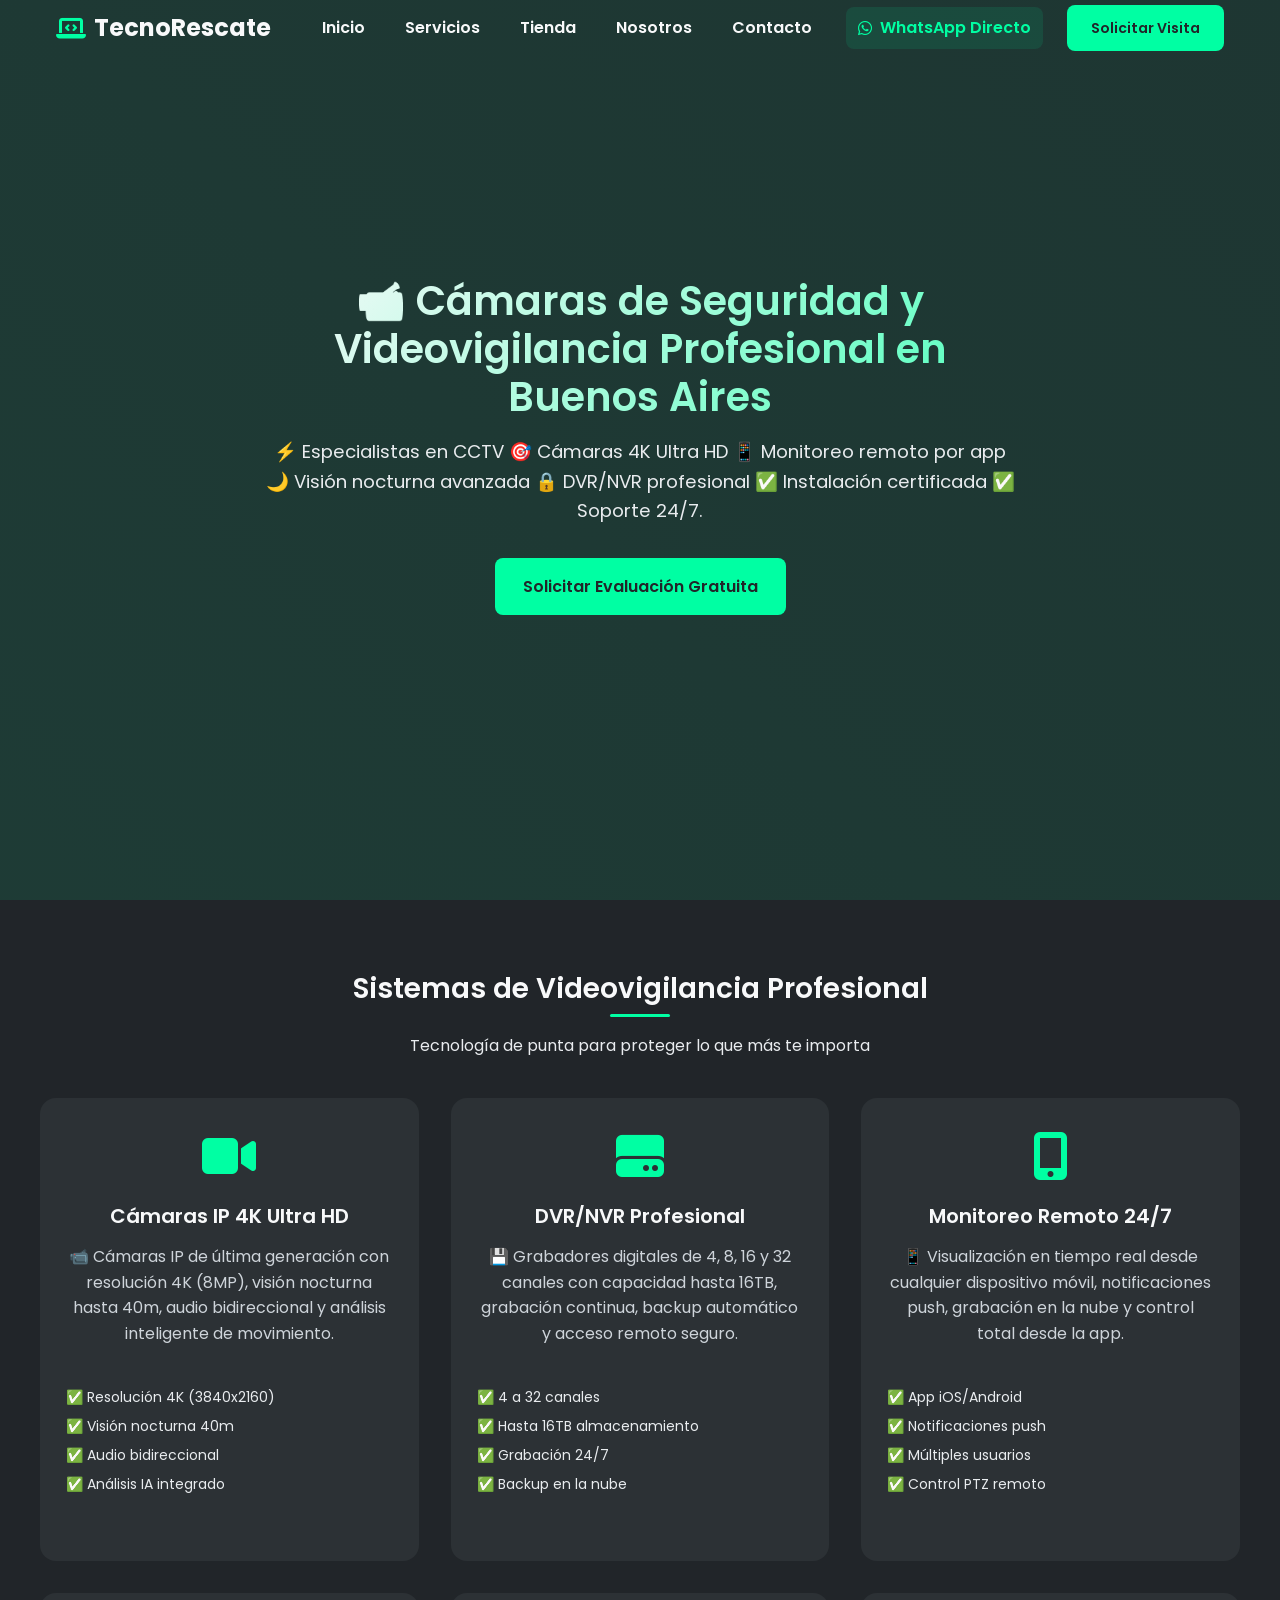
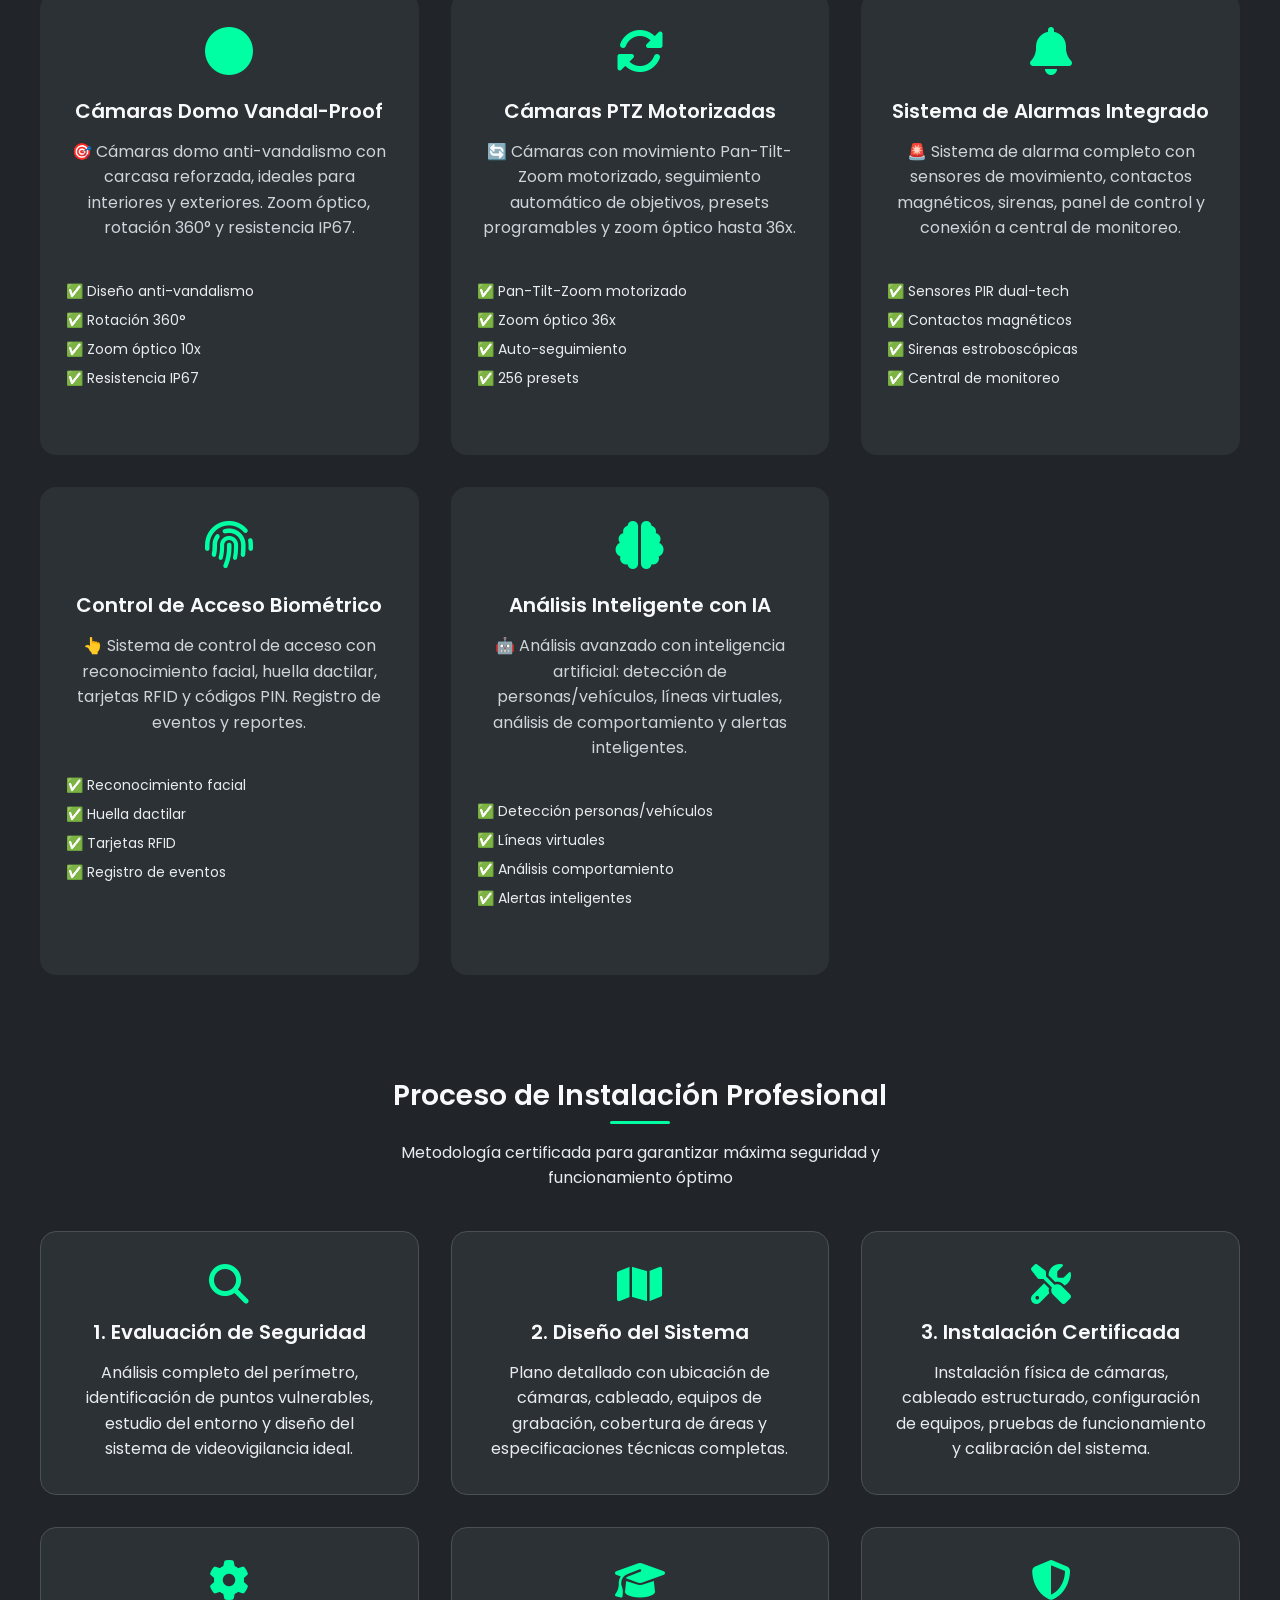
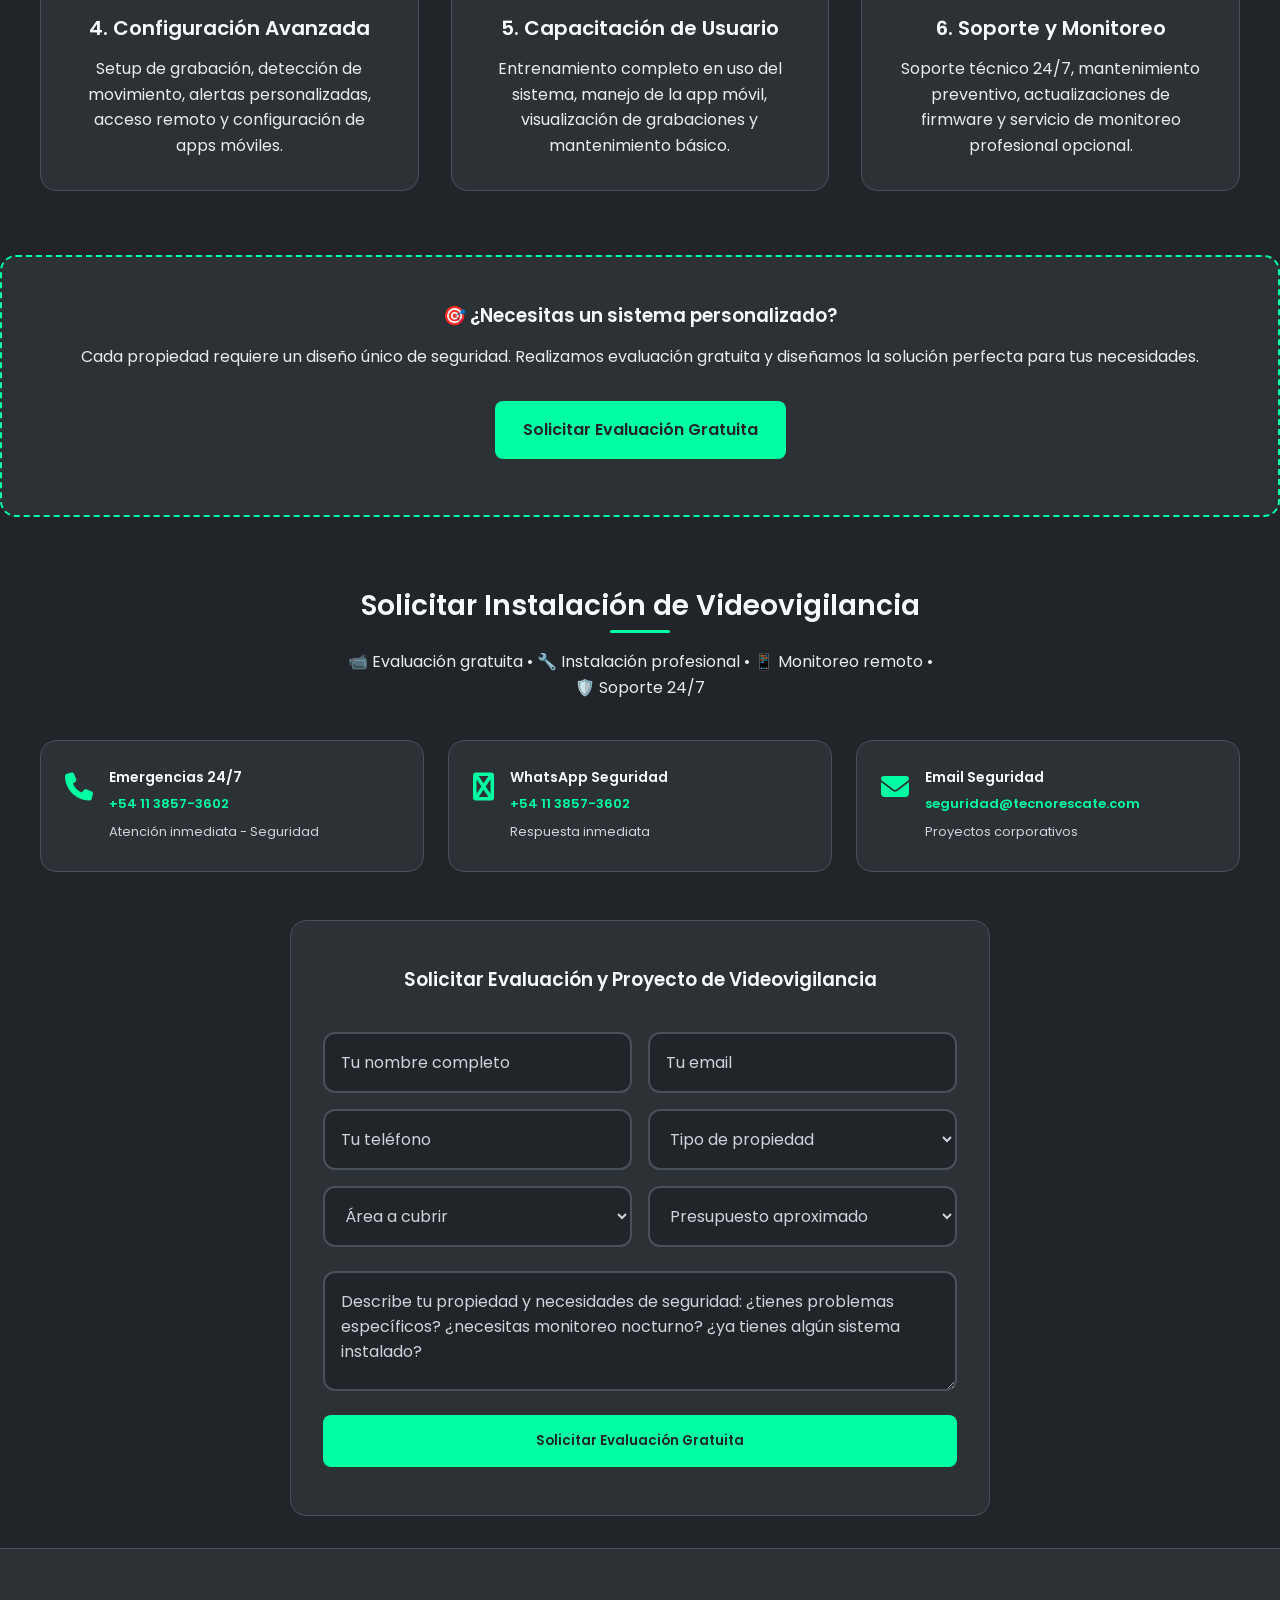
<file: camaras-seguridad-videovigilancia.html>
<!DOCTYPE html>
<html lang="es">
<head>
    <meta charset="UTF-8">
    <meta name="viewport" content="width=device-width, initial-scale=1.0">
    
    <!-- SEO Meta Tags Optimizados para Cámaras de Seguridad -->
    <title>📹 Cámaras Seguridad y Videovigilancia | TecnoRescate - Instalación Profesional CCTV</title>
    <meta name="description" content="⚡ Instalación profesional de cámaras de seguridad y videovigilancia en Buenos Aires. CCTV 4K, IP, analógicas, visión nocturna. ✅ Monitoreo remoto ✅ DVR/NVR ✅ Apps móviles ✅ Garantía 3 años">
    <meta name="keywords" content="cámaras seguridad Buenos Aires, videovigilancia instalación, CCTV profesional, cámaras IP 4K, DVR NVR instalación, monitoreo remoto, visión nocturna, detectores movimiento, alarmas, sistema seguridad, cámaras wifi, grabación continua, análisis facial, cámaras domo, bullet, PTZ">
    <meta name="author" content="TecnoRescate - Especialistas en Seguridad">
    <link rel="canonical" href="https://www.tecnorescate.com/camaras-seguridad-videovigilancia.html">
    
    <!-- Open Graph / Facebook -->
    <meta property="og:type" content="website">
    <meta property="og:url" content="https://www.tecnorescate.com/camaras-seguridad-videovigilancia">
    <meta property="og:title" content="📹 Cámaras Seguridad Profesionales | TecnoRescate">
    <meta property="og:description" content="⚡ Sistema integral de videovigilancia con cámaras 4K, monitoreo remoto y tecnología de punta para máxima seguridad.">
    <meta property="og:image" content="https://www.tecnorescate.com/images/camaras-seguridad-og.jpg">
    
    <!-- Twitter -->
    <meta property="twitter:card" content="summary_large_image">
    <meta property="twitter:url" content="https://www.tecnorescate.com/camaras-seguridad-videovigilancia">
    <meta property="twitter:title" content="📹 Cámaras Seguridad Profesionales | TecnoRescate">
    <meta property="twitter:description" content="⚡ Instalación profesional de sistemas de videovigilancia y seguridad.">
    <meta property="twitter:image" content="https://www.tecnorescate.com/images/camaras-seguridad-twitter.jpg">
    
    <!-- Schema.org markup para servicios de seguridad -->
    <script type="application/ld+json">
    {
      "@context": "https://schema.org",
      "@type": "Service",
      "name": "Instalación de Cámaras de Seguridad y Videovigilancia",
      "description": "Servicio profesional de instalación de sistemas de videovigilancia, cámaras de seguridad CCTV, DVR/NVR, monitoreo remoto y sistemas de alarma integrados.",
      "provider": {
        "@type": "LocalBusiness",
        "name": "TecnoRescate",
        "telephone": "+54-9-11-1234-5678",
        "url": "https://www.tecnorescate.com",
        "address": {
          "@type": "PostalAddress",
          "streetAddress": "Beron de Astrada 2783",
          "addressLocality": "Ramos Mejia",
          "addressRegion": "Buenos Aires",
          "postalCode": "1000",
          "addressCountry": "AR"
        },
        "geo": {
          "@type": "GeoCoordinates",
          "latitude": "-34.6037",
          "longitude": "-58.3816"
        },
        "openingHours": "Mo-Fr 08:00-20:00, Sa 09:00-18:00",
        "priceRange": "$$"
      },
      "serviceType": "Videovigilancia y Seguridad",
      "areaServed": {
        "@type": "GeoCircle",
        "geoMidpoint": {
          "@type": "GeoCoordinates",
          "latitude": "-34.6037",
          "longitude": "-58.3816"
        },
        "geoRadius": "50000"
      },
      "hasOfferCatalog": {
        "@type": "OfferCatalog",
        "name": "Servicios de Videovigilancia",
        "itemListElement": [
          {
            "@type": "Offer",
            "itemOffered": {
              "@type": "Service",
              "name": "Kit Básico 4 Cámaras"
            },
            "priceRange": "$$"
          },
          {
            "@type": "Offer",
            "itemOffered": {
              "@type": "Service",
              "name": "Sistema Completo 8 Cámaras"
            },
            "priceRange": "$$$"
          },
          {
            "@type": "Offer",
            "itemOffered": {
              "@type": "Service",
              "name": "Videovigilancia Empresarial"
            },
            "priceRange": "$$$$"
          }
        ]
      },
      "aggregateRating": {
        "@type": "AggregateRating",
        "ratingValue": "5.0",
        "reviewCount": "600"
      }
    }
    </script>

    <!-- Google Fonts -->
    <link rel="preconnect" href="https://fonts.googleapis.com">
    <link rel="preconnect" href="https://fonts.gstatic.com" crossorigin>
    <link rel="preload" href="https://fonts.googleapis.com/css2?family=Poppins:wght@300;400;600;700&display=swap" as="style" onload="this.onload=null;this.rel='stylesheet'">
    <noscript><link rel="stylesheet" href="https://fonts.googleapis.com/css2?family=Poppins:wght@300;400;600;700&display=swap"></noscript>

    <!-- Font Awesome (para íconos) -->
    <link rel="stylesheet" href="https://cdnjs.cloudflare.com/ajax/libs/font-awesome/6.5.1/css/all.min.css" media="print" onload="this.media='all'">
    <noscript><link rel="stylesheet" href="https://cdnjs.cloudflare.com/ajax/libs/font-awesome/6.5.1/css/all.min.css"></noscript>

    <!-- PWA Manifest -->
    <link rel="manifest" href="manifest.json">
    <meta name="theme-color" content="#00FFA3">
    <meta name="apple-mobile-web-app-capable" content="yes">
    <meta name="apple-mobile-web-app-status-bar-style" content="default">
    <meta name="apple-mobile-web-app-title" content="TecnoRescate - Seguridad">

    <!-- Enlace a tu hoja de estilos CSS -->
    <link rel="stylesheet" href="styles.css">
</head>
<body>

    <!-- ==================== Header ==================== -->
    <header class="header" id="header">
        <nav class="nav container">
            <a href="index.html" class="nav__logo">
                <i class="fas fa-laptop-code" aria-hidden="true"></i>
                TecnoRescate
            </a>
            
            <div class="nav__menu" id="nav-menu">
                <ul class="nav__list">
                    <li class="nav__item"><a href="index.html#home" class="nav__link">Inicio</a></li>
                    <li class="nav__item"><a href="index.html#services" class="nav__link">Servicios</a></li>
                    <li class="nav__item"><a href="index.html#store" class="nav__link">Tienda</a></li>
                    <li class="nav__item"><a href="index.html#about" class="nav__link">Nosotros</a></li>
                    <li class="nav__item"><a href="index.html#contact" class="nav__link">Contacto</a></li>
                </ul>
                <div class="nav__close" id="nav-close">
                    <i class="fas fa-times"></i>
                </div>
            </div>
            
            <div class="nav__actions">
                <a href="https://wa.me/541138573602?text=Hola, necesito cámaras de seguridad" class="nav__phone" target="_blank" rel="noopener">
                    <i class="fab fa-whatsapp"></i>
                    <span>WhatsApp Directo</span>
                </a>
                <a href="#contact" class="button button--header">Solicitar Visita</a>
                
                <div class="nav__toggle" id="nav-toggle">
                    <i class="fas fa-bars"></i>
                </div>
            </div>
        </nav>
    </header>

    <main>
        <!-- ==================== Hero Section Seguridad ==================== -->
        <section class="hero" id="home">
            <div class="hero__container container">
                <!-- H1: Título principal optimizado para SEO -->
                <h1 class="hero__title">📹 Cámaras de Seguridad y Videovigilancia Profesional en Buenos Aires</h1>
                <p class="hero__subtitle">⚡ Especialistas en CCTV 🎯 Cámaras 4K Ultra HD 📱 Monitoreo remoto por app 🌙 Visión nocturna avanzada 🔒 DVR/NVR profesional ✅ Instalación certificada ✅ Soporte 24/7.</p>
                <a href="#contact" class="button button--hero">Solicitar Evaluación Gratuita</a>
            </div>
        </section>

        <!-- ==================== Sistemas de Videovigilancia ==================== -->
        <section class="section container" id="gallery">
            <h2 class="section__title">Sistemas de Videovigilancia Profesional</h2>
            <p class="section__subtitle">Tecnología de punta para proteger lo que más te importa</p>
            <div class="services__container grid">
                <!-- Cámaras IP 4K -->
                <article class="service__card" itemscope itemtype="https://schema.org/Service">
                    <i class="fas fa-video service__icon" aria-hidden="true"></i>
                    <h3 class="service__title" itemprop="name">Cámaras IP 4K Ultra HD</h3>
                    <p class="service__description" itemprop="description">📹 Cámaras IP de última generación con resolución 4K (8MP), visión nocturna hasta 40m, audio bidireccional y análisis inteligente de movimiento.</p>
                    <ul class="service__features">
                        <li>✅ Resolución 4K (3840x2160)</li>
                        <li>✅ Visión nocturna 40m</li>
                        <li>✅ Audio bidireccional</li>
                        <li>✅ Análisis IA integrado</li>
                    </ul>
                </article>

                <!-- DVR/NVR Profesional -->
                <article class="service__card" itemscope itemtype="https://schema.org/Service">
                    <i class="fas fa-hdd service__icon" aria-hidden="true"></i>
                    <h3 class="service__title" itemprop="name">DVR/NVR Profesional</h3>
                    <p class="service__description" itemprop="description">💾 Grabadores digitales de 4, 8, 16 y 32 canales con capacidad hasta 16TB, grabación continua, backup automático y acceso remoto seguro.</p>
                    <ul class="service__features">
                        <li>✅ 4 a 32 canales</li>
                        <li>✅ Hasta 16TB almacenamiento</li>
                        <li>✅ Grabación 24/7</li>
                        <li>✅ Backup en la nube</li>
                    </ul>
                </article>

                <!-- Monitoreo Remoto -->
                <article class="service__card" itemscope itemtype="https://schema.org/Service">
                    <i class="fas fa-mobile-alt service__icon" aria-hidden="true"></i>
                    <h3 class="service__title" itemprop="name">Monitoreo Remoto 24/7</h3>
                    <p class="service__description" itemprop="description">📱 Visualización en tiempo real desde cualquier dispositivo móvil, notificaciones push, grabación en la nube y control total desde la app.</p>
                    <ul class="service__features">
                        <li>✅ App iOS/Android</li>
                        <li>✅ Notificaciones push</li>
                        <li>✅ Múltiples usuarios</li>
                        <li>✅ Control PTZ remoto</li>
                    </ul>
                </article>

                <!-- Cámaras Domo -->
                <article class="service__card" itemscope itemtype="https://schema.org/Service">
                    <i class="fas fa-circle service__icon" aria-hidden="true"></i>
                    <h3 class="service__title" itemprop="name">Cámaras Domo Vandal-Proof</h3>
                    <p class="service__description" itemprop="description">🎯 Cámaras domo anti-vandalismo con carcasa reforzada, ideales para interiores y exteriores. Zoom óptico, rotación 360° y resistencia IP67.</p>
                    <ul class="service__features">
                        <li>✅ Diseño anti-vandalismo</li>
                        <li>✅ Rotación 360°</li>
                        <li>✅ Zoom óptico 10x</li>
                        <li>✅ Resistencia IP67</li>
                    </ul>
                </article>

                <!-- Cámaras PTZ -->
                <article class="service__card" itemscope itemtype="https://schema.org/Service">
                    <i class="fas fa-sync-alt service__icon" aria-hidden="true"></i>
                    <h3 class="service__title" itemprop="name">Cámaras PTZ Motorizadas</h3>
                    <p class="service__description" itemprop="description">🔄 Cámaras con movimiento Pan-Tilt-Zoom motorizado, seguimiento automático de objetivos, presets programables y zoom óptico hasta 36x.</p>
                    <ul class="service__features">
                        <li>✅ Pan-Tilt-Zoom motorizado</li>
                        <li>✅ Zoom óptico 36x</li>
                        <li>✅ Auto-seguimiento</li>
                        <li>✅ 256 presets</li>
                    </ul>
                </article>

                <!-- Sistema de Alarmas -->
                <article class="service__card" itemscope itemtype="https://schema.org/Service">
                    <i class="fas fa-bell service__icon" aria-hidden="true"></i>
                    <h3 class="service__title" itemprop="name">Sistema de Alarmas Integrado</h3>
                    <p class="service__description" itemprop="description">🚨 Sistema de alarma completo con sensores de movimiento, contactos magnéticos, sirenas, panel de control y conexión a central de monitoreo.</p>
                    <ul class="service__features">
                        <li>✅ Sensores PIR dual-tech</li>
                        <li>✅ Contactos magnéticos</li>
                        <li>✅ Sirenas estroboscópicas</li>
                        <li>✅ Central de monitoreo</li>
                    </ul>
                </article>

                <!-- Control de Acceso -->
                <article class="service__card" itemscope itemtype="https://schema.org/Service">
                    <i class="fas fa-fingerprint service__icon" aria-hidden="true"></i>
                    <h3 class="service__title" itemprop="name">Control de Acceso Biométrico</h3>
                    <p class="service__description" itemprop="description">👆 Sistema de control de acceso con reconocimiento facial, huella dactilar, tarjetas RFID y códigos PIN. Registro de eventos y reportes.</p>
                    <ul class="service__features">
                        <li>✅ Reconocimiento facial</li>
                        <li>✅ Huella dactilar</li>
                        <li>✅ Tarjetas RFID</li>
                        <li>✅ Registro de eventos</li>
                    </ul>
                </article>

                <!-- Análisis Inteligente -->
                <article class="service__card" itemscope itemtype="https://schema.org/Service">
                    <i class="fas fa-brain service__icon" aria-hidden="true"></i>
                    <h3 class="service__title" itemprop="name">Análisis Inteligente con IA</h3>
                    <p class="service__description" itemprop="description">🤖 Análisis avanzado con inteligencia artificial: detección de personas/vehículos, líneas virtuales, análisis de comportamiento y alertas inteligentes.</p>
                    <ul class="service__features">
                        <li>✅ Detección personas/vehículos</li>
                        <li>✅ Líneas virtuales</li>
                        <li>✅ Análisis comportamiento</li>
                        <li>✅ Alertas inteligentes</li>
                    </ul>
                </article>
            </div>
        </section>

        <!-- ==================== Proceso de Instalación ==================== -->
        <section class="section container" id="process">
            <h2 class="section__title">Proceso de Instalación Profesional</h2>
            <p class="section__subtitle">Metodología certificada para garantizar máxima seguridad y funcionamiento óptimo</p>
            <div class="about__container grid">
                <article class="about__item">
                    <i class="fas fa-search about__icon" aria-hidden="true"></i>
                    <h3 class="about__title">1. Evaluación de Seguridad</h3>
                    <p>Análisis completo del perímetro, identificación de puntos vulnerables, estudio del entorno y diseño del sistema de videovigilancia ideal.</p>
                </article>
                <article class="about__item">
                    <i class="fas fa-map about__icon" aria-hidden="true"></i>
                    <h3 class="about__title">2. Diseño del Sistema</h3>
                    <p>Plano detallado con ubicación de cámaras, cableado, equipos de grabación, cobertura de áreas y especificaciones técnicas completas.</p>
                </article>
                <article class="about__item">
                    <i class="fas fa-tools about__icon" aria-hidden="true"></i>
                    <h3 class="about__title">3. Instalación Certificada</h3>
                    <p>Instalación física de cámaras, cableado estructurado, configuración de equipos, pruebas de funcionamiento y calibración del sistema.</p>
                </article>
                <article class="about__item">
                    <i class="fas fa-cog about__icon" aria-hidden="true"></i>
                    <h3 class="about__title">4. Configuración Avanzada</h3>
                    <p>Setup de grabación, detección de movimiento, alertas personalizadas, acceso remoto y configuración de apps móviles.</p>
                </article>
                <article class="about__item">
                    <i class="fas fa-graduation-cap about__icon" aria-hidden="true"></i>
                    <h3 class="about__title">5. Capacitación de Usuario</h3>
                    <p>Entrenamiento completo en uso del sistema, manejo de la app móvil, visualización de grabaciones y mantenimiento básico.</p>
                </article>
                <article class="about__item">
                    <i class="fas fa-shield-alt about__icon" aria-hidden="true"></i>
                    <h3 class="about__title">6. Soporte y Monitoreo</h3>
                    <p>Soporte técnico 24/7, mantenimiento preventivo, actualizaciones de firmware y servicio de monitoreo profesional opcional.</p>
                </article>
            </div>
        </section>

       
            
            <!-- Información adicional -->
            <div class="store__cta">
                <h3>🎯 ¿Necesitas un sistema personalizado?</h3>
                <p>Cada propiedad requiere un diseño único de seguridad. Realizamos evaluación gratuita y diseñamos la solución perfecta para tus necesidades.</p>
                <a href="#contact" class="button">Solicitar Evaluación Gratuita</a>
            </div>
        </section>

        <!-- ==================== Contact Section ==================== -->
        <section class="section container" id="contact">
            <h2 class="section__title">Solicitar Instalación de Videovigilancia</h2>
            <p class="section__subtitle">📹 Evaluación gratuita • 🔧 Instalación profesional • 📱 Monitoreo remoto • 🛡️ Soporte 24/7</p>
            
            <!-- Información de contacto -->
            <div class="contact__info">
                <div class="contact__info-item">
                    <i class="fas fa-phone contact__info-icon"></i>
                    <div>
                        <h3>Emergencias 24/7</h3>
                        <p><a href="tel:+541138573602">+54 11 3857-3602</a></p>
                        <small>Atención inmediata - Seguridad</small>
                    </div>
                </div>
                <div class="contact__info-item">
                    <i class="fas fa-whatsapp contact__info-icon"></i>
                    <div>
                        <h3>WhatsApp Seguridad</h3>
                        <p><a href="https://wa.me/541138573602?text=Hola, necesito un sistema de videovigilancia">+54 11 3857-3602</a></p>
                        <small>Respuesta inmediata</small>
                    </div>
                </div>
                <div class="contact__info-item">
                    <i class="fas fa-envelope contact__info-icon"></i>
                    <div>
                        <h3>Email Seguridad</h3>
                        <p><a href="mailto:seguridad@tecnorescate.com" class="contact__email">seguridad@tecnorescate.com</a></p>
                        <small>Proyectos corporativos</small>
                    </div>
                </div>
            </div>
            
            <form action="#" class="contact__form" id="contactForm">
                <h3>Solicitar Evaluación y Proyecto de Videovigilancia</h3>
                <div class="contact__inputs">
                    <input type="text" name="nombre" placeholder="Tu nombre completo" class="contact__input" required>
                    <input type="email" name="email" placeholder="Tu email" class="contact__input" required>
                    <input type="tel" name="telefono" placeholder="Tu teléfono" class="contact__input" required>
                    <select name="tipoPropiedad" class="contact__input" required>
                        <option value="">Tipo de propiedad</option>
                        <option value="casa">Casa/Hogar</option>
                        <option value="departamento">Departamento</option>
                        <option value="local">Local Comercial</option>
                        <option value="oficina">Oficina</option>
                        <option value="fabrica">Fábrica/Galpón</option>
                        <option value="edificio">Edificio/Consorcio</option>
                        <option value="otro">Otro</option>
                    </select>
                    <select name="areaCubrir" class="contact__input" required>
                        <option value="">Área a cubrir</option>
                        <option value="interior">Solo interior</option>
                        <option value="exterior">Solo exterior</option>
                        <option value="ambos">Interior y exterior</option>
                        <option value="perimetro">Perímetro completo</option>
                        <option value="accesos">Accesos principales</option>
                        <option value="todo">Cobertura total</option>
                    </select>
                    <select name="presupuesto" class="contact__input">
                        <option value="">Presupuesto aproximado</option>
                        <option value="50-100k">$50.000 - $100.000</option>
                        <option value="100-200k">$100.000 - $200.000</option>
                        <option value="200-400k">$200.000 - $400.000</option>
                        <option value="400k+">Más de $400.000</option>
                        <option value="consultar">A consultar</option>
                    </select>
                </div>
                <textarea name="detalles" placeholder="Describe tu propiedad y necesidades de seguridad: ¿tienes problemas específicos? ¿necesitas monitoreo nocturno? ¿ya tienes algún sistema instalado?" class="contact__input" rows="4"></textarea>
                <button type="submit" class="button">Solicitar Evaluación Gratuita</button>
            </form>
        </section>
    </main>

    <!-- ==================== Footer ==================== -->
    <footer class="footer" itemscope itemtype="https://schema.org/LocalBusiness">
        <div class="footer__container container grid">
            <div class="footer__about">
                <h3 class="footer__title" itemprop="name">TecnoRescate - Seguridad</h3>
                <p class="footer__description" itemprop="description">Especialistas en videovigilancia y seguridad electrónica en Buenos Aires. Más de 12 años protegiendo hogares y empresas con la tecnología más avanzada.</p>
                <div class="footer__certifications">
                    <p><strong>Certificaciones Seguridad:</strong></p>
                    <ul>
                        <li>✅ ONVIF Profile S/T/G/M</li>
                        <li>✅ Dahua Technology Partner</li>
                        <li>✅ Hikvision Certified</li>
                        <li>✅ CCTV Professional Install</li>
                    </ul>
                </div>
            </div>
            <div class="footer__content">
                <h3 class="footer__title">Servicios de Seguridad</h3>
                <ul>
                    <li><a href="#gallery" class="footer__link">Cámaras IP 4K</a></li>
                    <li><a href="#gallery" class="footer__link">DVR/NVR Profesional</a></li>
                    <li><a href="#gallery" class="footer__link">Monitoreo Remoto</a></li>
                    <li><a href="#gallery" class="footer__link">Cámaras PTZ</a></li>
                    <li><a href="#gallery" class="footer__link">Sistema de Alarmas</a></li>
                    <li><a href="#gallery" class="footer__link">Control de Acceso</a></li>
                    <li><a href="#gallery" class="footer__link">Análisis con IA</a></li>
                    <li><a href="index.html#services" class="footer__link">Otros Servicios</a></li>
                </ul>
            </div>
            <div class="footer__content" itemprop="contactPoint" itemscope itemtype="https://schema.org/ContactPoint">
                <h3 class="footer__title">Contacto Seguridad</h3>
                <ul>
                    <li class="footer__info" itemprop="areaServed">📍 Instalación CABA, GBA y Provincia</li>
                    <li class="footer__info">📍 <span itemprop="streetAddress">Beron de Astrada 2783, Ramos Mejia</span></li>
                    <li class="footer__info">📞 <a href="tel:+541138573602" itemprop="telephone">+54 11 3857-3602</a> (24/7)</li>
                    <li class="footer__info">📧 <a href="mailto:seguridad@tecnorescate.com" itemprop="email">seguridad@tecnorescate.com</a></li>
                    <li class="footer__info">🕒 <span itemprop="hoursAvailable">Lun-Vie: 8:00-20:00 | Sáb: 9:00-18:00</span></li>
                    <li class="footer__info">🚨 Servicio de emergencia 24/7</li>
                </ul>
            </div>
            <div class="footer__content">
                <h3 class="footer__title">Síguenos</h3>
                <div class="footer__social">
                    <a href="https://facebook.com/tecnorescate" class="footer__social-link" aria-label="Facebook TecnoRescate" target="_blank" rel="noopener">
                        <i class="fab fa-facebook" aria-hidden="true"></i>
                    </a>
                    <a href="https://instagram.com/tecnorescate" class="footer__social-link" aria-label="Instagram TecnoRescate" target="_blank" rel="noopener">
                        <i class="fab fa-instagram" aria-hidden="true"></i>
                    </a>
                    <a href="https://linkedin.com/company/tecnorescate" class="footer__social-link" aria-label="LinkedIn TecnoRescate" target="_blank" rel="noopener">
                        <i class="fab fa-linkedin" aria-hidden="true"></i>
                    </a>
                    <a href="https://wa.me/541138573602?text=Hola, necesito un sistema de videovigilancia" class="footer__social-link footer__social-link--whatsapp" aria-label="WhatsApp TecnoRescate" target="_blank" rel="noopener">
                        <i class="fab fa-whatsapp" aria-hidden="true"></i>
                    </a>
                </div>
                <div class="footer__reviews">
                    <p><strong>⭐⭐⭐⭐⭐ 5.0</strong></p>
                    <p>+600 propiedades protegidas</p>
                    <a href="index.html" class="footer__link">Ver todos los servicios</a>
                </div>
            </div>
        </div>
        
        <!-- SEO adicional -->
        <div class="footer__seo">
            <div class="container">
                <h4>Marcas y Tecnologías que Instalamos</h4>
                <p><strong>Cámaras:</strong> Hikvision, Dahua, UNV, TP-Link, Reolink, EZVIZ</p>
                <p><strong>Grabadores:</strong> Hikvision DS-7600/7700, Dahua NVR/XVR, UNV Prime</p>
                <p><strong>Monitoreo:</strong> Hik-Connect, DMSS, EZView, SmartPSS, iVMS-4500</p>
            </div>
        </div>
        
        <p class="footer__copy">© 2025 TecnoRescate - Videovigilancia y Seguridad en Buenos Aires. Todos los derechos reservados. | <a href="index.html" class="footer__link">Inicio</a> | <a href="#" class="footer__link">Políticas de Seguridad</a></p>
    </footer>

    <script>
        /*==================== MOBILE MENU ====================*/
        const navMenu = document.getElementById('nav-menu'),
              navToggle = document.getElementById('nav-toggle'),
              navClose = document.getElementById('nav-close');

        if(navToggle){
            navToggle.addEventListener('click', () =>{
                navMenu.classList.add('show-menu');
            });
        }

        if(navClose){
            navClose.addEventListener('click', () =>{
                navMenu.classList.remove('show-menu');
            });
        }

        const navLink = document.querySelectorAll('.nav__link');
        function linkAction(){
            const navMenu = document.getElementById('nav-menu');
            navMenu.classList.remove('show-menu');
        }
        navLink.forEach(n => n.addEventListener('click', linkAction));

        /*==================== SCROLL HEADER ====================*/
        function scrollHeader(){
            const header = document.getElementById('header');
            if(this.scrollY >= 80) header.classList.add('scroll-header');
            else header.classList.remove('scroll-header');
        }
        window.addEventListener('scroll', scrollHeader);

        /*==================== SMOOTH SCROLLING ====================*/
        document.querySelectorAll('a[href^="#"]').forEach(anchor => {
            anchor.addEventListener('click', function (e) {
                e.preventDefault();
                const target = document.querySelector(this.getAttribute('href'));
                if(target) {
                    target.scrollIntoView({
                        behavior: 'smooth',
                        block: 'start'
                    });
                }
            });
        });

        /*==================== CONTACT FORM ====================*/
        const contactForm = document.getElementById('contactForm');
        if(contactForm) {
            contactForm.addEventListener('submit', function(e) {
                e.preventDefault();
                
                const formData = new FormData(this);
                const nombre = formData.get('nombre');
                const email = formData.get('email');
                const telefono = formData.get('telefono');
                const tipoPropiedad = formData.get('tipoPropiedad');
                const areaCubrir = formData.get('areaCubrir');
                const presupuesto = formData.get('presupuesto');
                const detalles = formData.get('detalles');
                
                const whatsappMessage = `📹 ¡Hola! Necesito videovigilancia:%0A%0A` +
                    `👤 Nombre: ${nombre}%0A` +
                    `📧 Email: ${email}%0A` +
                    `📞 Teléfono: ${telefono}%0A` +
                    `🏠 Tipo de propiedad: ${tipoPropiedad}%0A` +
                    `📹 Área a cubrir: ${areaCubrir}%0A` +
                    `💰 Presupuesto: ${presupuesto || 'A consultar'}%0A` +
                    `📝 Detalles: ${detalles || 'Sin detalles adicionales'}%0A%0A` +
                    `Solicito evaluación GRATUITA de seguridad. ¡Gracias!`;
                
                window.open(`https://wa.me/541138573602?text=${whatsappMessage}`, '_blank');
                alert('¡Perfecto! Te estamos redirigiendo a WhatsApp para coordinar la evaluación gratuita de seguridad.');
                this.reset();
            });
        }

        /*==================== PRODUCT BUTTONS ====================*/
        document.querySelectorAll('.button--product').forEach(button => {
            button.addEventListener('click', function() {
                const productCard = this.closest('.product__card');
                const productName = productCard.querySelector('.product__title').textContent;
                const productPrice = productCard.querySelector('.product__price').textContent;
                
                const whatsappMessage = `📹 ¡Hola! Me interesa este sistema:%0A%0A` +
                    `🎯 Sistema: ${productName}%0A` +
                    `💰 Precio: ${productPrice}%0A%0A` +
                    `Necesito más información y evaluación gratuita. ¡Gracias!`;
                
                window.open(`https://wa.me/541138573602?text=${whatsappMessage}`, '_blank');
            });
        });

        /*==================== ANIMATIONS ====================*/
        const observerOptions = {
            threshold: 0.1,
            rootMargin: '0px 0px -50px 0px'
        };

        const observer = new IntersectionObserver(function(entries) {
            entries.forEach(entry => {
                if(entry.isIntersecting) {
                    entry.target.style.opacity = '1';
                    entry.target.style.transform = 'translateY(0)';
                }
            });
        }, observerOptions);

        document.querySelectorAll('.service__card, .product__card, .about__item').forEach(el => {
            el.style.opacity = '0';
            el.style.transform = 'translateY(30px)';
            el.style.transition = 'opacity 0.6s ease, transform 0.6s ease';
            observer.observe(el);
        });
    </script>

</body>
</html>
</file>
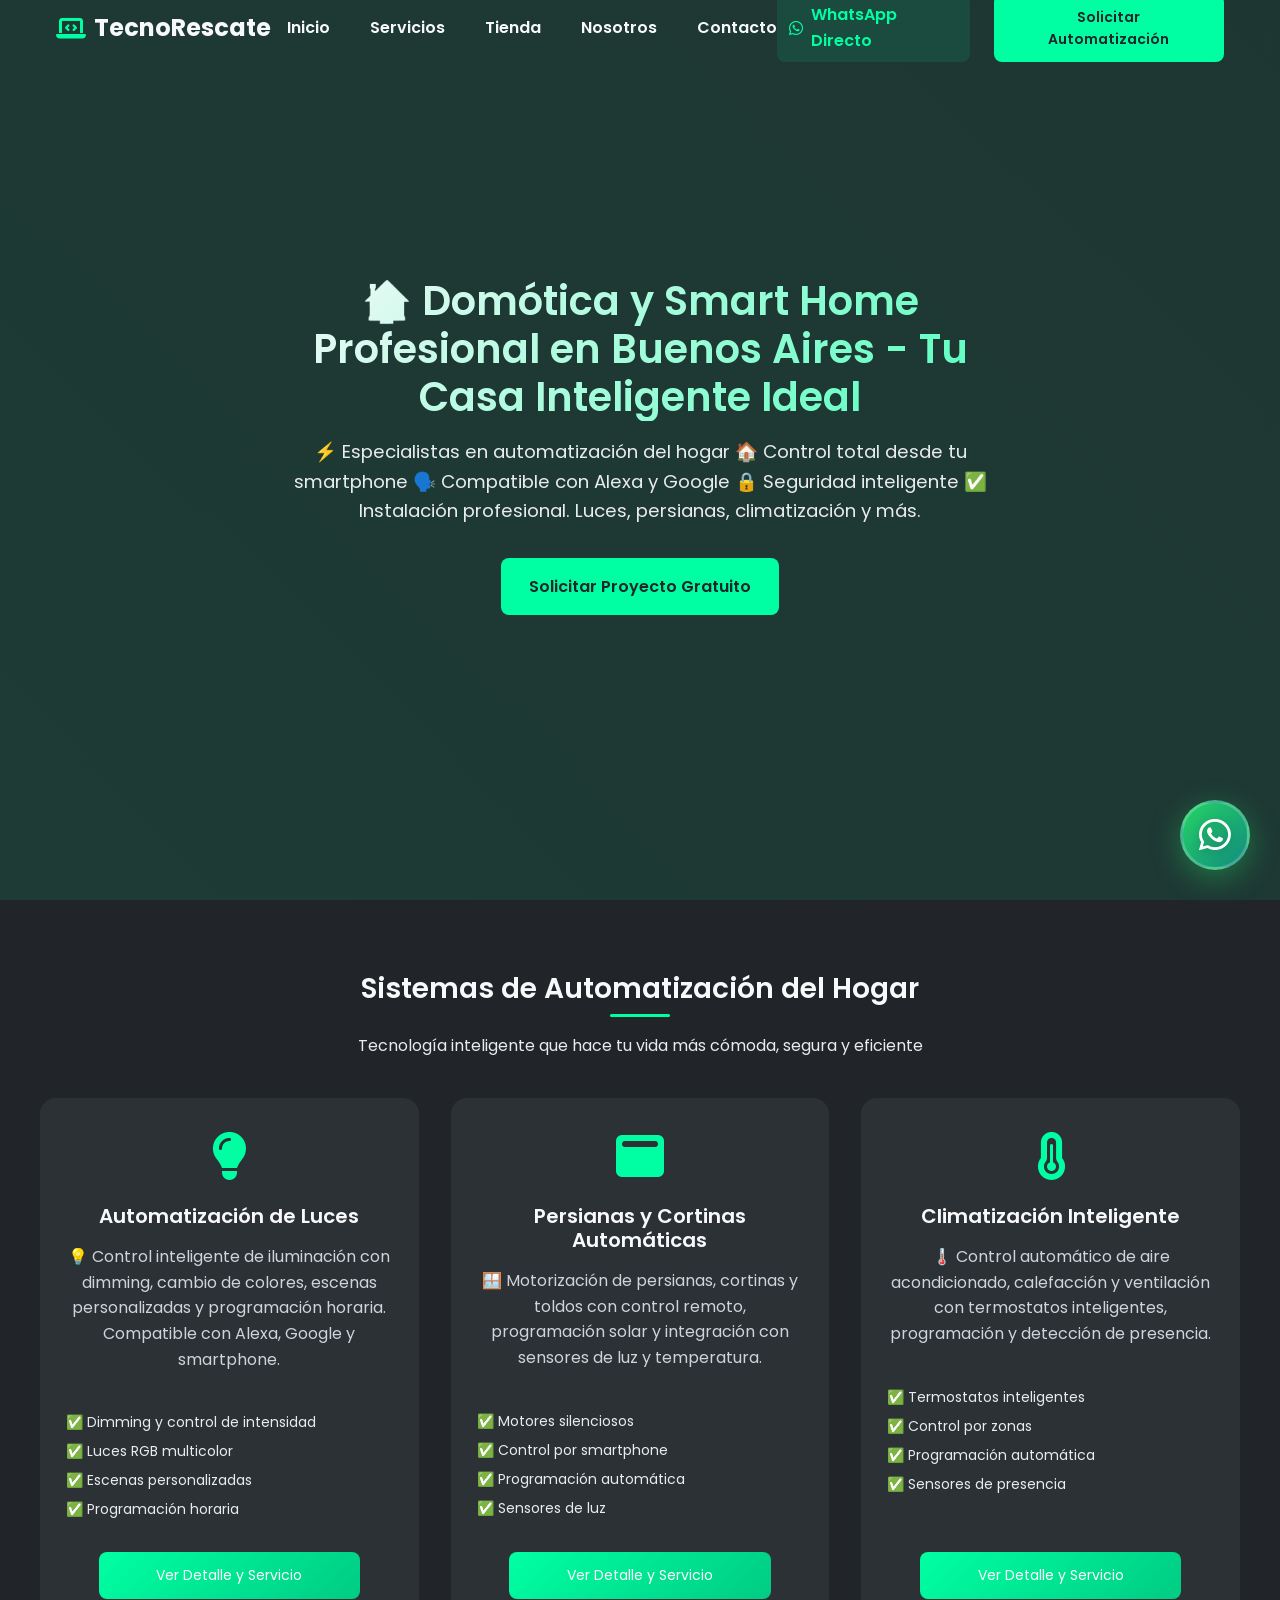
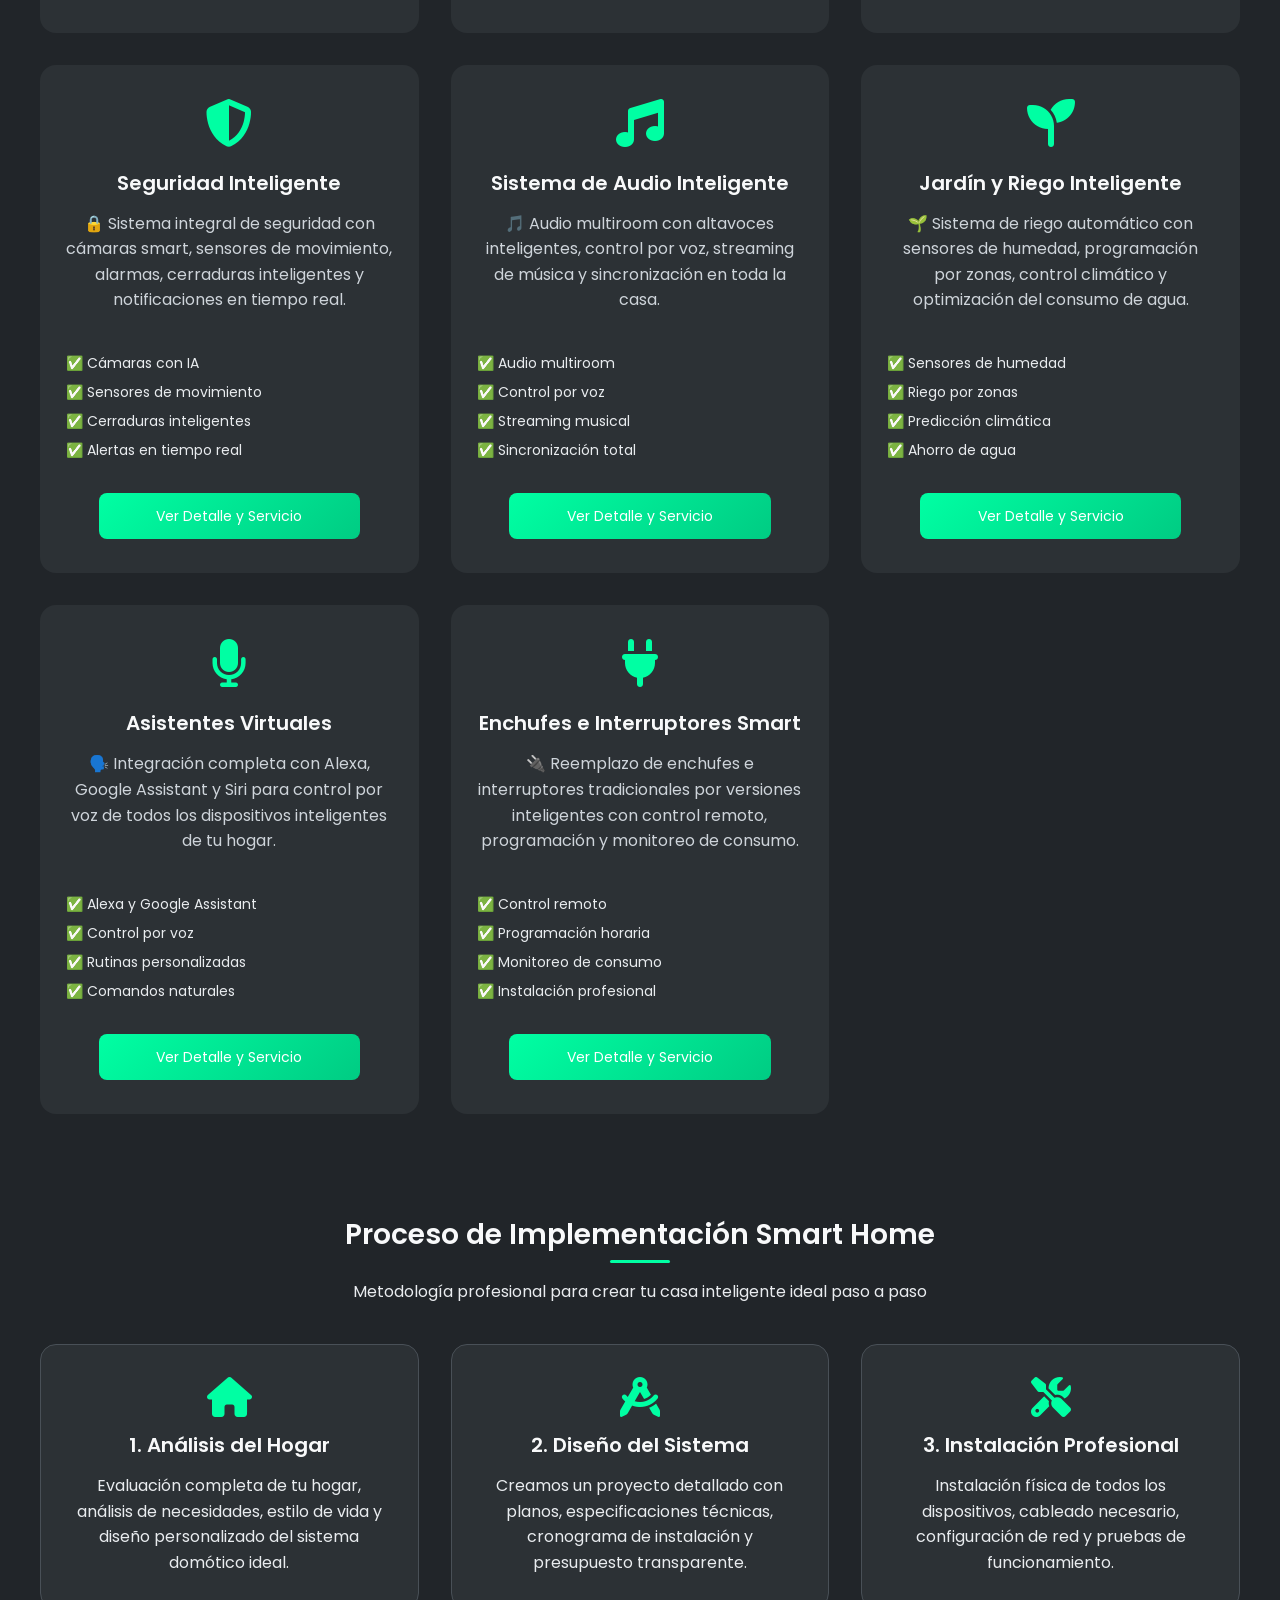
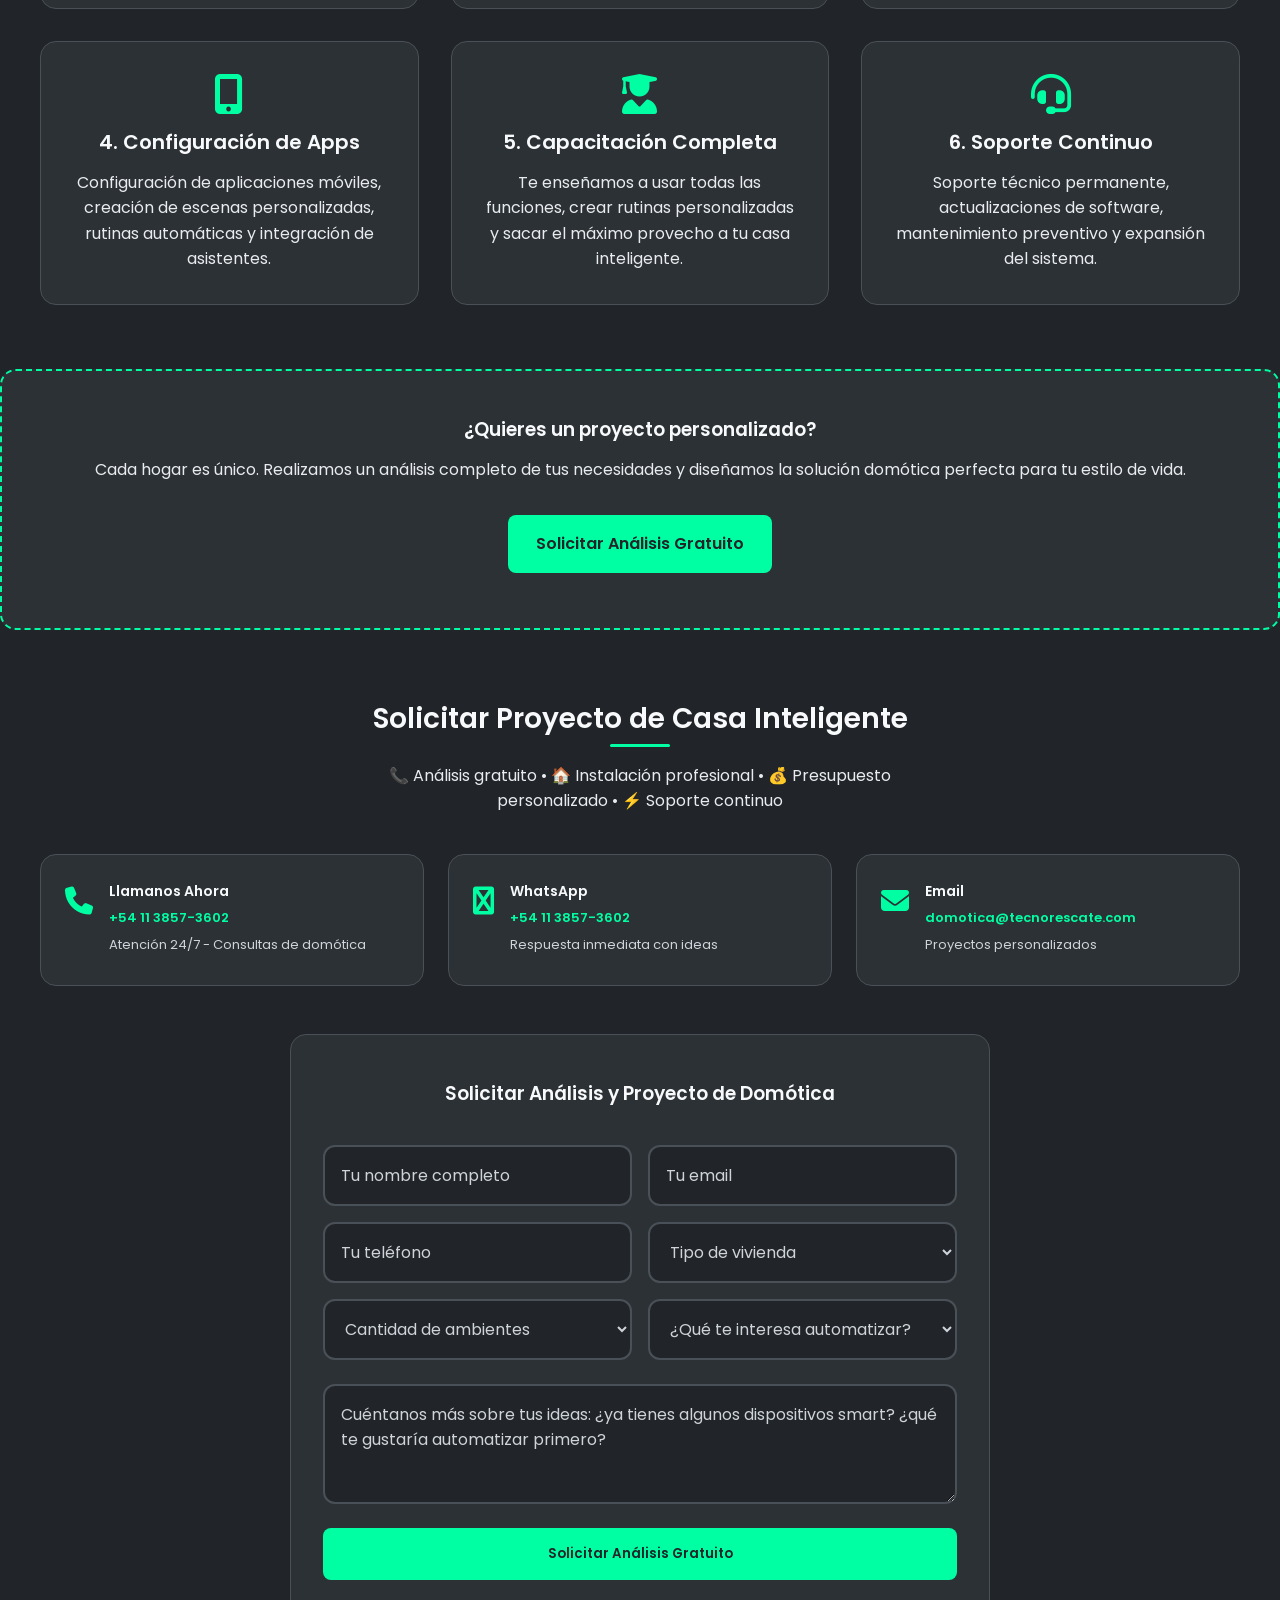
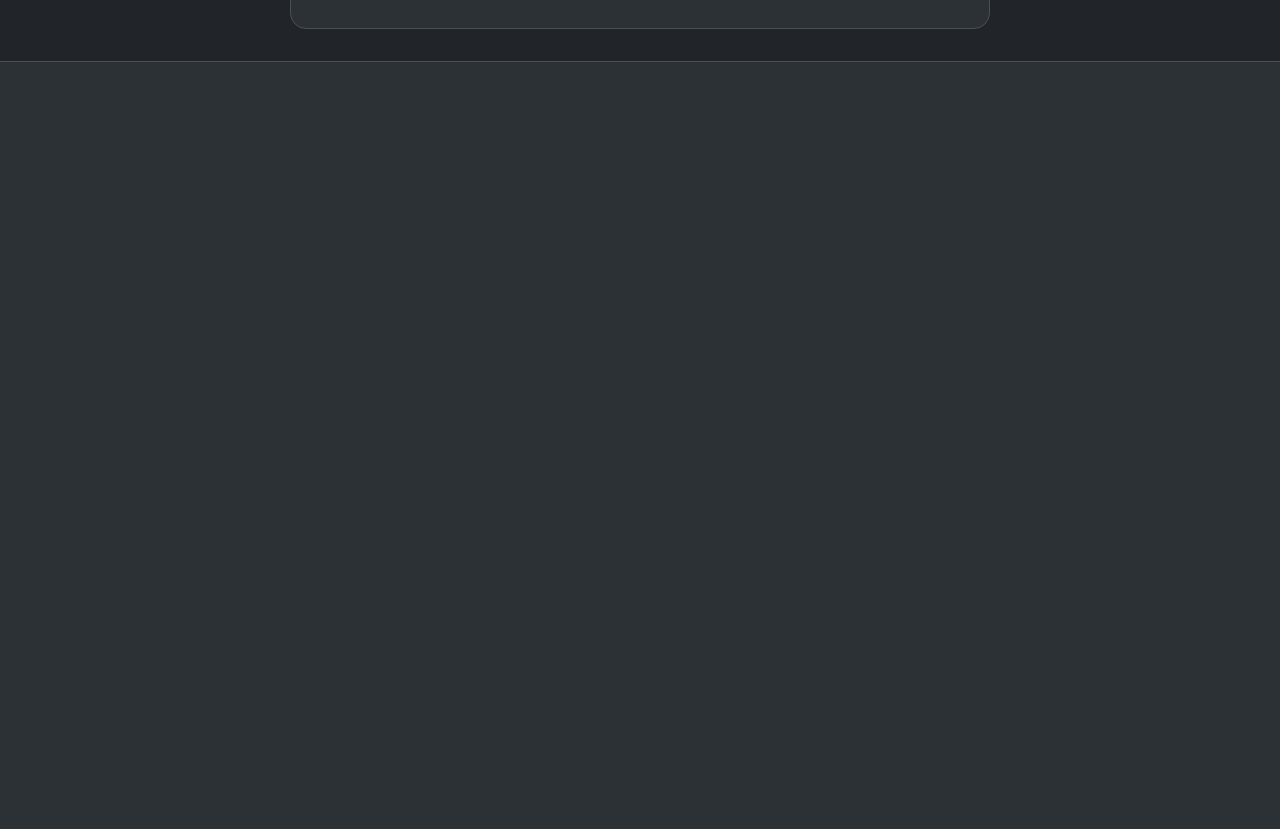
<file: domotica-smart-home.html>
<!DOCTYPE html>
<html lang="es">
<head>
    <meta charset="UTF-8">
    <meta name="viewport" content="width=device-width, initial-scale=1.0">
    
    <!-- SEO Meta Tags Optimizados para Domótica y Smart Home -->
    <title>🏠 Domótica y Smart Home Profesional | TecnoRescate - Casa Inteligente Total</title>
    <meta name="description" content="⚡ Instalación profesional de domótica y casa inteligente en Buenos Aires. Automatización de luces, persianas, climatización, seguridad. ✅ Control por smartphone ✅ Alexa y Google ✅ Instalación completa ✅ Soporte técnico">
    <meta name="keywords" content="domótica Buenos Aires, casa inteligente instalación, automatización hogar, smart home profesional, control luces smartphone, persianas automáticas, climatización inteligente, seguridad domótica, Alexa Google Home instalación, sensores movimiento, cámaras smart, termostato inteligente, enchufes wifi, interruptores inteligentes">
    <meta name="author" content="TecnoRescate - Especialistas en Domótica">
    <link rel="canonical" href="https://www.tecnorescate.com/domotica-smart-home.html">
    
    <!-- Open Graph / Facebook -->
    <meta property="og:type" content="website">
    <meta property="og:url" content="https://www.tecnorescate.com/domotica-smart-home">
    <meta property="og:title" content="🏠 Domótica y Smart Home Profesional | TecnoRescate">
    <meta property="og:description" content="⚡ Convierte tu hogar en una casa inteligente con automatización profesional y control total desde tu smartphone.">
    <meta property="og:image" content="https://www.tecnorescate.com/images/domotica-og.jpg">
    
    <!-- Twitter -->
    <meta property="twitter:card" content="summary_large_image">
    <meta property="twitter:url" content="https://www.tecnorescate.com/domotica-smart-home">
    <meta property="twitter:title" content="🏠 Domótica y Smart Home Profesional | TecnoRescate">
    <meta property="twitter:description" content="⚡ Instalación profesional de domótica y automatización del hogar.">
    <meta property="twitter:image" content="https://www.tecnorescate.com/images/domotica-twitter.jpg">
    
    <!-- Schema.org markup para domótica -->
    <script type="application/ld+json">
    {
      "@context": "https://schema.org",
      "@type": "Service",
      "name": "Domótica y Smart Home Profesional",
      "description": "Servicio profesional de instalación y configuración de sistemas domóticos, automatización del hogar, casa inteligente con control por smartphone y asistentes virtuales.",
      "provider": {
        "@type": "LocalBusiness",
        "name": "TecnoRescate",
        "telephone": "+54-9-11-1234-5678",
        "url": "https://www.tecnorescate.com",
        "address": {
          "@type": "PostalAddress",
          "streetAddress": "Beron de Astrada 2783",
          "addressLocality": "Ramos Mejia",
          "addressRegion": "Buenos Aires",
          "postalCode": "1000",
          "addressCountry": "AR"
        },
        "geo": {
          "@type": "GeoCoordinates",
          "latitude": "-34.6037",
          "longitude": "-58.3816"
        },
        "openingHours": "Mo-Fr 08:00-20:00, Sa 09:00-18:00",
        "priceRange": "$$"
      },
      "serviceType": "Domótica y Automatización",
      "areaServed": {
        "@type": "GeoCircle",
        "geoMidpoint": {
          "@type": "GeoCoordinates",
          "latitude": "-34.6037",
          "longitude": "-58.3816"
        },
        "geoRadius": "50000"
      },
      "hasOfferCatalog": {
        "@type": "OfferCatalog",
        "name": "Servicios de Domótica",
        "itemListElement": [
          {
            "@type": "Offer",
            "itemOffered": {
              "@type": "Service",
              "name": "Kit Smart Home Básico"
            },
            "priceRange": "$$"
          },
          {
            "@type": "Offer",
            "itemOffered": {
              "@type": "Service",
              "name": "Automatización Completa"
            },
            "priceRange": "$$$"
          },
          {
            "@type": "Offer",
            "itemOffered": {
              "@type": "Service",
              "name": "Casa Inteligente Premium"
            },
            "priceRange": "$$$$"
          }
        ]
      },
      "aggregateRating": {
        "@type": "AggregateRating",
        "ratingValue": "5.0",
        "reviewCount": "500"
      }
    }
    </script>

    <!-- Google Fonts -->
    <link rel="preconnect" href="https://fonts.googleapis.com">
    <link rel="preconnect" href="https://fonts.gstatic.com" crossorigin>
    <link rel="preload" href="https://fonts.googleapis.com/css2?family=Poppins:wght@300;400;600;700&display=swap" as="style" onload="this.onload=null;this.rel='stylesheet'">
    <noscript><link rel="stylesheet" href="https://fonts.googleapis.com/css2?family=Poppins:wght@300;400;600;700&display=swap"></noscript>

    <!-- Font Awesome (para íconos) -->
    <link rel="stylesheet" href="https://cdnjs.cloudflare.com/ajax/libs/font-awesome/6.5.1/css/all.min.css" media="print" onload="this.media='all'">
    <noscript><link rel="stylesheet" href="https://cdnjs.cloudflare.com/ajax/libs/font-awesome/6.5.1/css/all.min.css"></noscript>

    <!-- PWA Manifest -->
    <link rel="manifest" href="manifest.json">
    <meta name="theme-color" content="#00FFA3">
    <meta name="apple-mobile-web-app-capable" content="yes">
    <meta name="apple-mobile-web-app-status-bar-style" content="default">
    <meta name="apple-mobile-web-app-title" content="TecnoRescate - Smart Home">

    <!-- Enlace a tu hoja de estilos CSS -->
    <link rel="stylesheet" href="styles.css">
</head>
<body>

    <!-- ==================== Header ==================== -->
    <header class="header" id="header">
        <nav class="nav container">
            <a href="index.html" class="nav__logo">
                <i class="fas fa-laptop-code" aria-hidden="true"></i>
                TecnoRescate
            </a>
            
            <div class="nav__menu" id="nav-menu">
                <ul class="nav__list">
                    <li class="nav__item"><a href="index.html#home" class="nav__link">Inicio</a></li>
                    <li class="nav__item"><a href="index.html#services" class="nav__link">Servicios</a></li>
                    <li class="nav__item"><a href="index.html#store" class="nav__link">Tienda</a></li>
                    <li class="nav__item"><a href="index.html#about" class="nav__link">Nosotros</a></li>
                    <li class="nav__item"><a href="index.html#contact" class="nav__link">Contacto</a></li>
                </ul>
                <div class="nav__close" id="nav-close">
                    <i class="fas fa-times"></i>
                </div>
            </div>
            
            <div class="nav__actions">
                <a href="https://wa.me/541138573602?text=Hola, quiero automatizar mi hogar" class="nav__phone" target="_blank" rel="noopener">
                    <i class="fab fa-whatsapp"></i>
                    <span>WhatsApp Directo</span>
                </a>
                <a href="#contact" class="button button--header">Solicitar Automatización</a>
                
                <div class="nav__toggle" id="nav-toggle">
                    <i class="fas fa-bars"></i>
                </div>
            </div>
        </nav>
    </header>

    <main>
        <!-- ==================== Hero Section Smart Home ==================== -->
        <section class="hero" id="home">
            <div class="hero__container container">
                <!-- H1: Título principal optimizado para SEO -->
                <h1 class="hero__title">🏠 Domótica y Smart Home Profesional en Buenos Aires - Tu Casa Inteligente Ideal</h1>
                <p class="hero__subtitle">⚡ Especialistas en automatización del hogar 🏠 Control total desde tu smartphone 🗣️ Compatible con Alexa y Google 🔒 Seguridad inteligente ✅ Instalación profesional. Luces, persianas, climatización y más.</p>
                <a href="#contact" class="button button--hero">Solicitar Proyecto Gratuito</a>
            </div>
        </section>

        <!-- ==================== Sistemas de Automatización ==================== -->
        <section class="section container" id="gallery">
            <h2 class="section__title">Sistemas de Automatización del Hogar</h2>
            <p class="section__subtitle">Tecnología inteligente que hace tu vida más cómoda, segura y eficiente</p>
            <div class="services__container grid">
                <!-- Automatización de Luces -->
                <article class="service__card" itemscope itemtype="https://schema.org/Service">
                    <i class="fas fa-lightbulb service__icon" aria-hidden="true"></i>
                    <h3 class="service__title" itemprop="name">Automatización de Luces</h3>
                    <p class="service__description" itemprop="description">💡 Control inteligente de iluminación con dimming, cambio de colores, escenas personalizadas y programación horaria. Compatible con Alexa, Google y smartphone.</p>
                    <ul class="service__features">
                        <li>✅ Dimming y control de intensidad</li>
                        <li>✅ Luces RGB multicolor</li>
                        <li>✅ Escenas personalizadas</li>
                        <li>✅ Programación horaria</li>
                    </ul>
                    <a href="#contact" class="button button--service">Ver Detalle y Servicio</a>
                </article>

                <!-- Persianas Automáticas -->
                <article class="service__card" itemscope itemtype="https://schema.org/Service">
                    <i class="fas fa-window-maximize service__icon" aria-hidden="true"></i>
                    <h3 class="service__title" itemprop="name">Persianas y Cortinas Automáticas</h3>
                    <p class="service__description" itemprop="description">🪟 Motorización de persianas, cortinas y toldos con control remoto, programación solar y integración con sensores de luz y temperatura.</p>
                    <ul class="service__features">
                        <li>✅ Motores silenciosos</li>
                        <li>✅ Control por smartphone</li>
                        <li>✅ Programación automática</li>
                        <li>✅ Sensores de luz</li>
                    </ul>
                    <a href="#contact" class="button button--service">Ver Detalle y Servicio</a>
                </article>

                <!-- Climatización Inteligente -->
                <article class="service__card" itemscope itemtype="https://schema.org/Service">
                    <i class="fas fa-temperature-three-quarters service__icon" aria-hidden="true"></i>
                    <h3 class="service__title" itemprop="name">Climatización Inteligente</h3>
                    <p class="service__description" itemprop="description">🌡️ Control automático de aire acondicionado, calefacción y ventilación con termostatos inteligentes, programación y detección de presencia.</p>
                    <ul class="service__features">
                        <li>✅ Termostatos inteligentes</li>
                        <li>✅ Control por zonas</li>
                        <li>✅ Programación automática</li>
                        <li>✅ Sensores de presencia</li>
                    </ul>
                    <a href="#contact" class="button button--service">Ver Detalle y Servicio</a>
                </article>

                <!-- Seguridad Inteligente -->
                <article class="service__card" itemscope itemtype="https://schema.org/Service">
                    <i class="fas fa-shield-halved service__icon" aria-hidden="true"></i>
                    <h3 class="service__title" itemprop="name">Seguridad Inteligente</h3>
                    <p class="service__description" itemprop="description">🔒 Sistema integral de seguridad con cámaras smart, sensores de movimiento, alarmas, cerraduras inteligentes y notificaciones en tiempo real.</p>
                    <ul class="service__features">
                        <li>✅ Cámaras con IA</li>
                        <li>✅ Sensores de movimiento</li>
                        <li>✅ Cerraduras inteligentes</li>
                        <li>✅ Alertas en tiempo real</li>
                    </ul>
                    <a href="#contact" class="button button--service">Ver Detalle y Servicio</a>
                </article>

                <!-- Control de Audio -->
                <article class="service__card" itemscope itemtype="https://schema.org/Service">
                    <i class="fas fa-music service__icon" aria-hidden="true"></i>
                    <h3 class="service__title" itemprop="name">Sistema de Audio Inteligente</h3>
                    <p class="service__description" itemprop="description">🎵 Audio multiroom con altavoces inteligentes, control por voz, streaming de música y sincronización en toda la casa.</p>
                    <ul class="service__features">
                        <li>✅ Audio multiroom</li>
                        <li>✅ Control por voz</li>
                        <li>✅ Streaming musical</li>
                        <li>✅ Sincronización total</li>
                    </ul>
                    <a href="#contact" class="button button--service">Ver Detalle y Servicio</a>
                </article>

                <!-- Jardín Inteligente -->
                <article class="service__card" itemscope itemtype="https://schema.org/Service">
                    <i class="fas fa-seedling service__icon" aria-hidden="true"></i>
                    <h3 class="service__title" itemprop="name">Jardín y Riego Inteligente</h3>
                    <p class="service__description" itemprop="description">🌱 Sistema de riego automático con sensores de humedad, programación por zonas, control climático y optimización del consumo de agua.</p>
                    <ul class="service__features">
                        <li>✅ Sensores de humedad</li>
                        <li>✅ Riego por zonas</li>
                        <li>✅ Predicción climática</li>
                        <li>✅ Ahorro de agua</li>
                    </ul>
                    <a href="#contact" class="button button--service">Ver Detalle y Servicio</a>
                </article>

                <!-- Asistentes Virtuales -->
                <article class="service__card" itemscope itemtype="https://schema.org/Service">
                    <i class="fas fa-microphone service__icon" aria-hidden="true"></i>
                    <h3 class="service__title" itemprop="name">Asistentes Virtuales</h3>
                    <p class="service__description" itemprop="description">🗣️ Integración completa con Alexa, Google Assistant y Siri para control por voz de todos los dispositivos inteligentes de tu hogar.</p>
                    <ul class="service__features">
                        <li>✅ Alexa y Google Assistant</li>
                        <li>✅ Control por voz</li>
                        <li>✅ Rutinas personalizadas</li>
                        <li>✅ Comandos naturales</li>
                    </ul>
                    <a href="#contact" class="button button--service">Ver Detalle y Servicio</a>
                </article>

                <!-- Enchufes y Interruptores -->
                <article class="service__card" itemscope itemtype="https://schema.org/Service">
                    <i class="fas fa-plug service__icon" aria-hidden="true"></i>
                    <h3 class="service__title" itemprop="name">Enchufes e Interruptores Smart</h3>
                    <p class="service__description" itemprop="description">🔌 Reemplazo de enchufes e interruptores tradicionales por versiones inteligentes con control remoto, programación y monitoreo de consumo.</p>
                    <ul class="service__features">
                        <li>✅ Control remoto</li>
                        <li>✅ Programación horaria</li>
                        <li>✅ Monitoreo de consumo</li>
                        <li>✅ Instalación profesional</li>
                    </ul>
                    <a href="#contact" class="button button--service">Ver Detalle y Servicio</a>
                </article>
            </div>
        </section>

        <!-- ==================== Proceso de Implementación ==================== -->
        <section class="section container" id="process">
            <h2 class="section__title">Proceso de Implementación Smart Home</h2>
            <p class="section__subtitle">Metodología profesional para crear tu casa inteligente ideal paso a paso</p>
            <div class="about__container grid">
                <article class="about__item">
                    <i class="fas fa-home about__icon" aria-hidden="true"></i>
                    <h3 class="about__title">1. Análisis del Hogar</h3>
                    <p>Evaluación completa de tu hogar, análisis de necesidades, estilo de vida y diseño personalizado del sistema domótico ideal.</p>
                </article>
                <article class="about__item">
                    <i class="fas fa-drafting-compass about__icon" aria-hidden="true"></i>
                    <h3 class="about__title">2. Diseño del Sistema</h3>
                    <p>Creamos un proyecto detallado con planos, especificaciones técnicas, cronograma de instalación y presupuesto transparente.</p>
                </article>
                <article class="about__item">
                    <i class="fas fa-tools about__icon" aria-hidden="true"></i>
                    <h3 class="about__title">3. Instalación Profesional</h3>
                    <p>Instalación física de todos los dispositivos, cableado necesario, configuración de red y pruebas de funcionamiento.</p>
                </article>
                <article class="about__item">
                    <i class="fas fa-mobile-alt about__icon" aria-hidden="true"></i>
                    <h3 class="about__title">4. Configuración de Apps</h3>
                    <p>Configuración de aplicaciones móviles, creación de escenas personalizadas, rutinas automáticas y integración de asistentes.</p>
                </article>
                <article class="about__item">
                    <i class="fas fa-user-graduate about__icon" aria-hidden="true"></i>
                    <h3 class="about__title">5. Capacitación Completa</h3>
                    <p>Te enseñamos a usar todas las funciones, crear rutinas personalizadas y sacar el máximo provecho a tu casa inteligente.</p>
                </article>
                <article class="about__item">
                    <i class="fas fa-headset about__icon" aria-hidden="true"></i>
                    <h3 class="about__title">6. Soporte Continuo</h3>
                    <p>Soporte técnico permanente, actualizaciones de software, mantenimiento preventivo y expansión del sistema.</p>
                </article>
            </div>
        </section>

        

                
            
            <!-- Información adicional -->
            <div class="store__cta">
                <h3>¿Quieres un proyecto personalizado?</h3>
                <p>Cada hogar es único. Realizamos un análisis completo de tus necesidades y diseñamos la solución domótica perfecta para tu estilo de vida.</p>
                <a href="#contact" class="button">Solicitar Análisis Gratuito</a>
            </div>
        </section>

        <!-- ==================== Contact Section ==================== -->
        <section class="section container" id="contact">
            <h2 class="section__title">Solicitar Proyecto de Casa Inteligente</h2>
            <p class="section__subtitle">📞 Análisis gratuito • 🏠 Instalación profesional • 💰 Presupuesto personalizado • ⚡ Soporte continuo</p>
            
            <!-- Información de contacto -->
            <div class="contact__info">
                <div class="contact__info-item">
                    <i class="fas fa-phone contact__info-icon"></i>
                    <div>
                        <h3>Llamanos Ahora</h3>
                        <p><a href="tel:+541138573602">+54 11 3857-3602</a></p>
                        <small>Atención 24/7 - Consultas de domótica</small>
                    </div>
                </div>
                <div class="contact__info-item">
                    <i class="fas fa-whatsapp contact__info-icon"></i>
                    <div>
                        <h3>WhatsApp</h3>
                        <p><a href="https://wa.me/541138573602?text=Hola, quiero automatizar mi hogar">+54 11 3857-3602</a></p>
                        <small>Respuesta inmediata con ideas</small>
                    </div>
                </div>
                <div class="contact__info-item">
                    <i class="fas fa-envelope contact__info-icon"></i>
                    <div>
                        <h3>Email</h3>
                        <p><a href="mailto:domotica@tecnorescate.com" class="contact__email">domotica@tecnorescate.com</a></p>
                        <small>Proyectos personalizados</small>
                    </div>
                </div>
            </div>
            
            <form action="#" class="contact__form" id="contactForm">
                <h3>Solicitar Análisis y Proyecto de Domótica</h3>
                <div class="contact__inputs">
                    <input type="text" name="nombre" placeholder="Tu nombre completo" class="contact__input" required>
                    <input type="email" name="email" placeholder="Tu email" class="contact__input" required>
                    <input type="tel" name="telefono" placeholder="Tu teléfono" class="contact__input" required>
                    <select name="tipoVivienda" class="contact__input" required>
                        <option value="">Tipo de vivienda</option>
                        <option value="casa">Casa</option>
                        <option value="departamento">Departamento</option>
                        <option value="ph">PH</option>
                        <option value="oficina">Oficina</option>
                        <option value="local">Local Comercial</option>
                        <option value="otro">Otro</option>
                    </select>
                    <select name="ambientes" class="contact__input" required>
                        <option value="">Cantidad de ambientes</option>
                        <option value="1-2">1-2 ambientes</option>
                        <option value="3-4">3-4 ambientes</option>
                        <option value="5-6">5-6 ambientes</option>
                        <option value="mas-6">Más de 6 ambientes</option>
                    </select>
                    <select name="interes" class="contact__input" required>
                        <option value="">¿Qué te interesa automatizar?</option>
                        <option value="luces">Solo luces</option>
                        <option value="luces-persianas">Luces y persianas</option>
                        <option value="climatizacion">Climatización</option>
                        <option value="seguridad">Seguridad</option>
                        <option value="audio">Sistema de audio</option>
                        <option value="todo">Automatización completa</option>
                        <option value="no-seguro">No estoy seguro</option>
                    </select>
                </div>
                <textarea name="comentarios" placeholder="Cuéntanos más sobre tus ideas: ¿ya tienes algunos dispositivos smart? ¿qué te gustaría automatizar primero?" class="contact__input" rows="4"></textarea>
                <button type="submit" class="button">Solicitar Análisis Gratuito</button>
            </form>
        </section>
    </main>

    <!-- ==================== Footer ==================== -->
    <footer class="footer" itemscope itemtype="https://schema.org/LocalBusiness">
        <div class="footer__container container grid">
            <div class="footer__about">
                <h3 class="footer__title" itemprop="name">TecnoRescate - Domótica</h3>
                <p class="footer__description" itemprop="description">Especialistas en domótica y casa inteligente en Buenos Aires. Más de 10 años automatizando hogares con la mejor tecnología y servicio profesional.</p>
                <div class="footer__certifications">
                    <p><strong>Certificaciones Domótica:</strong></p>
                    <ul>
                        <li>✅ KNX/EIB Certified</li>
                        <li>✅ Zigbee Alliance</li>
                        <li>✅ Z-Wave Certified</li>
                        <li>✅ Matter/Thread Expert</li>
                    </ul>
                </div>
            </div>
            <div class="footer__content">
                <h3 class="footer__title">Servicios Smart Home</h3>
                <ul>
                    <li><a href="#gallery" class="footer__link">Automatización de Luces</a></li>
                    <li><a href="#gallery" class="footer__link">Persianas Automáticas</a></li>
                    <li><a href="#gallery" class="footer__link">Climatización Inteligente</a></li>
                    <li><a href="#gallery" class="footer__link">Seguridad Smart</a></li>
                    <li><a href="#gallery" class="footer__link">Audio Multiroom</a></li>
                    <li><a href="#gallery" class="footer__link">Jardín Inteligente</a></li>
                    <li><a href="#gallery" class="footer__link">Asistentes Virtuales</a></li>
                    <li><a href="index.html#services" class="footer__link">Otros Servicios</a></li>
                </ul>
            </div>
            <div class="footer__content" itemprop="contactPoint" itemscope itemtype="https://schema.org/ContactPoint">
                <h3 class="footer__title">Contacto Directo</h3>
                <ul>
                    <li class="footer__info" itemprop="areaServed">📍 Instalación en CABA y Gran Buenos Aires</li>
                    <li class="footer__info">📍 <span itemprop="streetAddress">Beron de Astrada 2783, Ramos Mejia</span></li>
                    <li class="footer__info">📞 <a href="tel:+541138573602" itemprop="telephone">+54 11 3857-3602</a></li>
                    <li class="footer__info">📧 <a href="mailto:domotica@tecnorescate.com" itemprop="email">domotica@tecnorescate.com</a></li>
                    <li class="footer__info">🕒 <span itemprop="hoursAvailable">Lun-Vie: 8:00-20:00 | Sáb: 9:00-18:00</span></li>
                    <li class="footer__info">🚨 Soporte Smart Home 24/7</li>
                </ul>
            </div>
            <div class="footer__content">
                <h3 class="footer__title">Síguenos</h3>
                <div class="footer__social">
                    <a href="https://facebook.com/tecnorescate" class="footer__social-link" aria-label="Facebook TecnoRescate" target="_blank" rel="noopener">
                        <i class="fab fa-facebook" aria-hidden="true"></i>
                    </a>
                    <a href="https://instagram.com/tecnorescate" class="footer__social-link" aria-label="Instagram TecnoRescate" target="_blank" rel="noopener">
                        <i class="fab fa-instagram" aria-hidden="true"></i>
                    </a>
                    <a href="https://linkedin.com/company/tecnorescate" class="footer__social-link" aria-label="LinkedIn TecnoRescate" target="_blank" rel="noopener">
                        <i class="fab fa-linkedin" aria-hidden="true"></i>
                    </a>
                    <a href="https://wa.me/541138573602?text=Hola, quiero automatizar mi hogar" class="footer__social-link footer__social-link--whatsapp" aria-label="WhatsApp TecnoRescate" target="_blank" rel="noopener">
                        <i class="fab fa-whatsapp" aria-hidden="true"></i>
                    </a>
                </div>
                <div class="footer__reviews">
                    <p><strong>⭐⭐⭐⭐⭐ 5.0</strong></p>
                    <p>+500 hogares automatizados</p>
                    <a href="index.html" class="footer__link">Ver todos los servicios</a>
                </div>
            </div>
        </div>
        
        <!-- SEO adicional -->
        <div class="footer__seo">
            <div class="container">
                <h4>Marcas de Dispositivos Smart que Instalamos</h4>
                <p><strong>Iluminación:</strong> Philips Hue, LIFX, TP-Link Kasa, Xiaomi, Govee, Nanoleaf</p>
                <p><strong>Automatización:</strong> Samsung SmartThings, Hubitat, Home Assistant, Alexa, Google Nest</p>
                <p><strong>Climatización:</strong> Nest Thermostat, Ecobee, Honeywell, Sensibo, Cielo</p>
            </div>
        </div>
        
        <p class="footer__copy">© 2025 TecnoRescate - Domótica y Casa Inteligente en Buenos Aires. Todos los derechos reservados. | <a href="index.html" class="footer__link">Inicio</a> | <a href="#" class="footer__link">Garantía Smart Home</a></p>
    </footer>

    <script>
        /*==================== MOBILE MENU ====================*/
        const navMenu = document.getElementById('nav-menu'),
              navToggle = document.getElementById('nav-toggle'),
              navClose = document.getElementById('nav-close');

        if(navToggle){
            navToggle.addEventListener('click', () =>{
                navMenu.classList.add('show-menu');
            });
        }

        if(navClose){
            navClose.addEventListener('click', () =>{
                navMenu.classList.remove('show-menu');
            });
        }

        const navLink = document.querySelectorAll('.nav__link');
        function linkAction(){
            const navMenu = document.getElementById('nav-menu');
            navMenu.classList.remove('show-menu');
        }
        navLink.forEach(n => n.addEventListener('click', linkAction));

        /*==================== SCROLL HEADER ====================*/
        function scrollHeader(){
            const header = document.getElementById('header');
            if(this.scrollY >= 80) header.classList.add('scroll-header');
            else header.classList.remove('scroll-header');
        }
        window.addEventListener('scroll', scrollHeader);

        /*==================== SMOOTH SCROLLING ====================*/
        document.querySelectorAll('a[href^="#"]').forEach(anchor => {
            anchor.addEventListener('click', function (e) {
                e.preventDefault();
                const target = document.querySelector(this.getAttribute('href'));
                if(target) {
                    target.scrollIntoView({
                        behavior: 'smooth',
                        block: 'start'
                    });
                }
            });
        });

        /*==================== CONTACT FORM ====================*/
        const contactForm = document.getElementById('contactForm');
        if(contactForm) {
            contactForm.addEventListener('submit', function(e) {
                e.preventDefault();
                
                const formData = new FormData(this);
                const nombre = formData.get('nombre');
                const email = formData.get('email');
                const telefono = formData.get('telefono');
                const tipoVivienda = formData.get('tipoVivienda');
                const ambientes = formData.get('ambientes');
                const interes = formData.get('interes');
                const comentarios = formData.get('comentarios');
                
                const whatsappMessage = `🏠 ¡Hola! Quiero automatizar mi hogar:%0A%0A` +
                    `👤 Nombre: ${nombre}%0A` +
                    `📧 Email: ${email}%0A` +
                    `📞 Teléfono: ${telefono}%0A` +
                    `🏠 Tipo de vivienda: ${tipoVivienda}%0A` +
                    `🚪 Ambientes: ${ambientes}%0A` +
                    `💡 Interés en automatizar: ${interes}%0A` +
                    `📝 Comentarios: ${comentarios || 'Sin comentarios adicionales'}%0A%0A` +
                    `Solicito análisis GRATUITO para mi proyecto de casa inteligente. ¡Gracias!`;
                
                window.open(`https://wa.me/541138573602?text=${whatsappMessage}`, '_blank');
                alert('¡Fantástico! Te estamos redirigiendo a WhatsApp para coordinar el análisis gratuito de tu proyecto.');
                this.reset();
            });
        }

        /*==================== ANIMATIONS ====================*/
        const observerOptions = {
            threshold: 0.1,
            rootMargin: '0px 0px -50px 0px'
        };

        const observer = new IntersectionObserver(function(entries) {
            entries.forEach(entry => {
                if(entry.isIntersecting) {
                    entry.target.style.opacity = '1';
                    entry.target.style.transform = 'translateY(0)';
                }
            });
        }, observerOptions);

        document.querySelectorAll('.service__card, .product__card, .about__item').forEach(el => {
            el.style.opacity = '0';
            el.style.transform = 'translateY(30px)';
            el.style.transition = 'opacity 0.6s ease, transform 0.6s ease';
            observer.observe(el);
        });
    </script>

    <!-- ==================== WhatsApp Flotante ==================== -->
    <a href="https://wa.me/541138573602?text=Hola, quiero automatizar mi hogar" 
       class="whatsapp-float" 
       target="_blank" 
       rel="noopener"
       aria-label="Contactar por WhatsApp">
        <i class="fab fa-whatsapp"></i>
    </a>

</body>
</html>
</file>
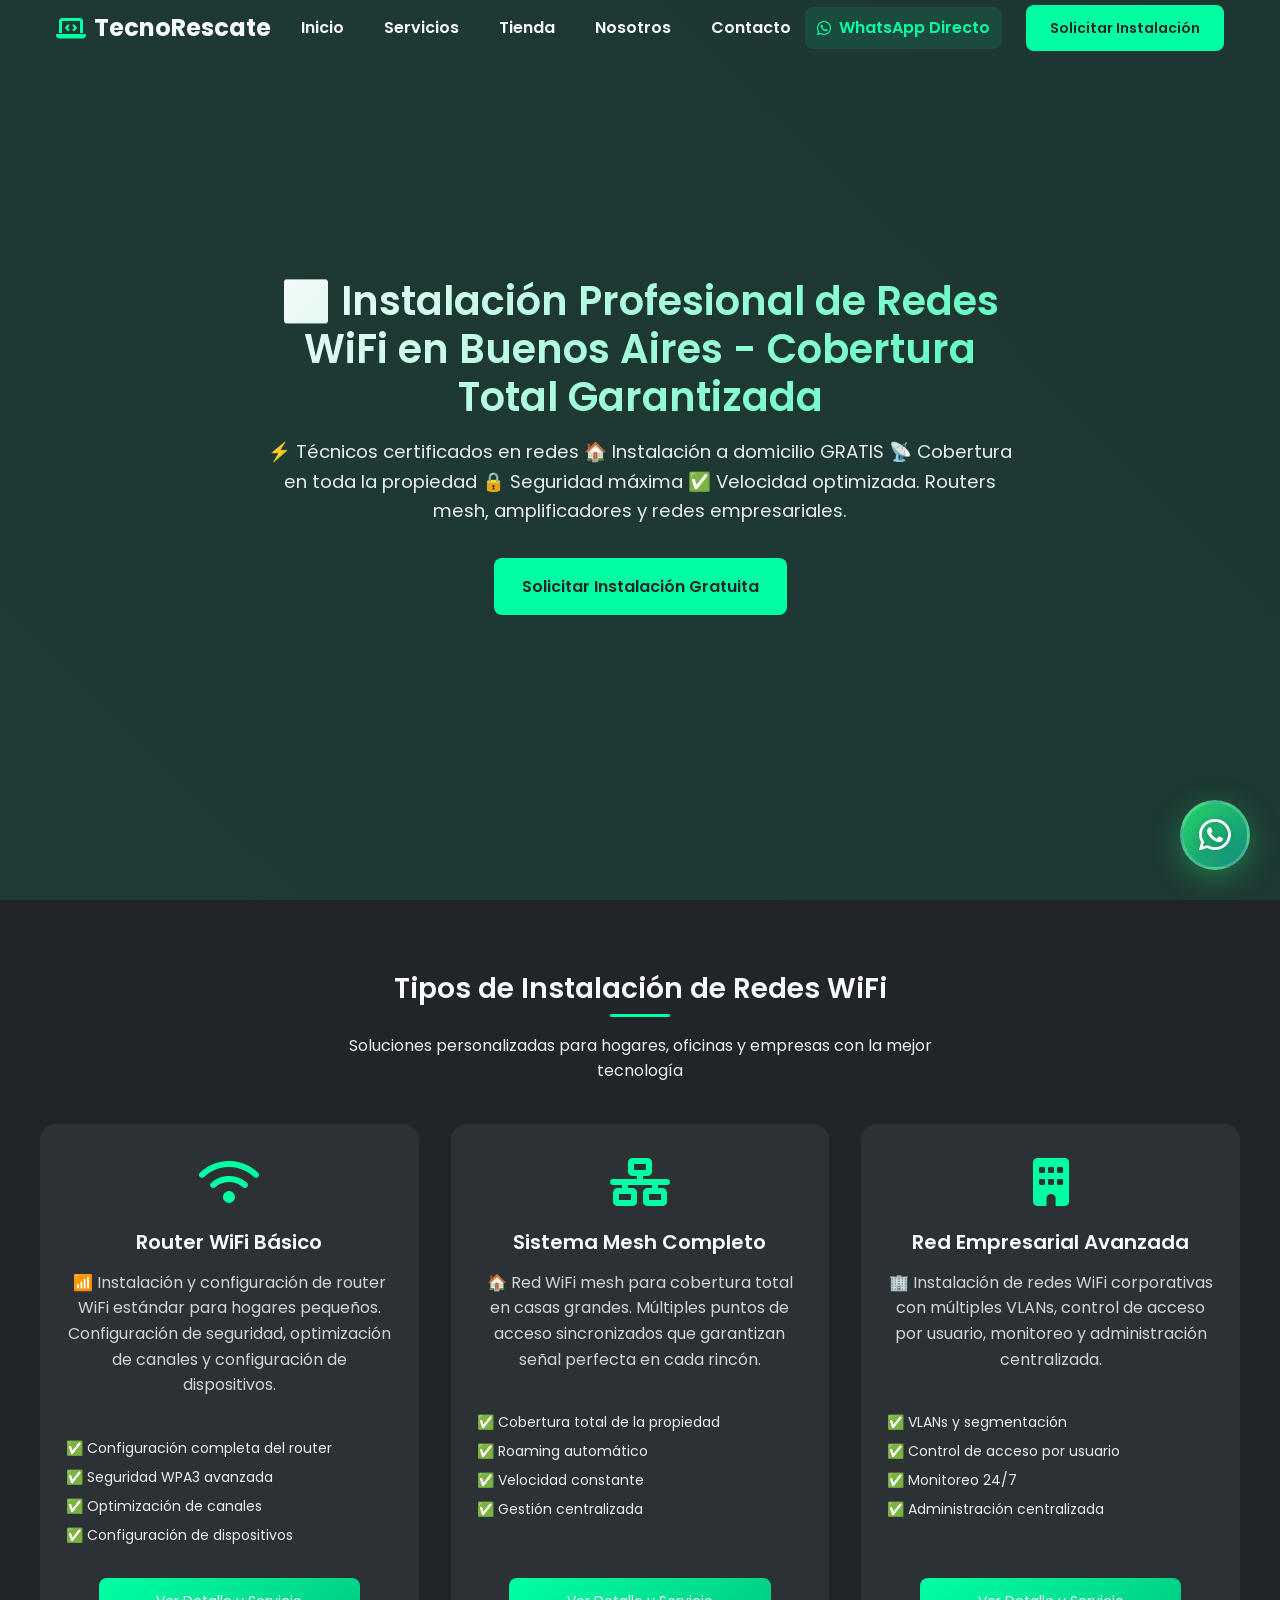
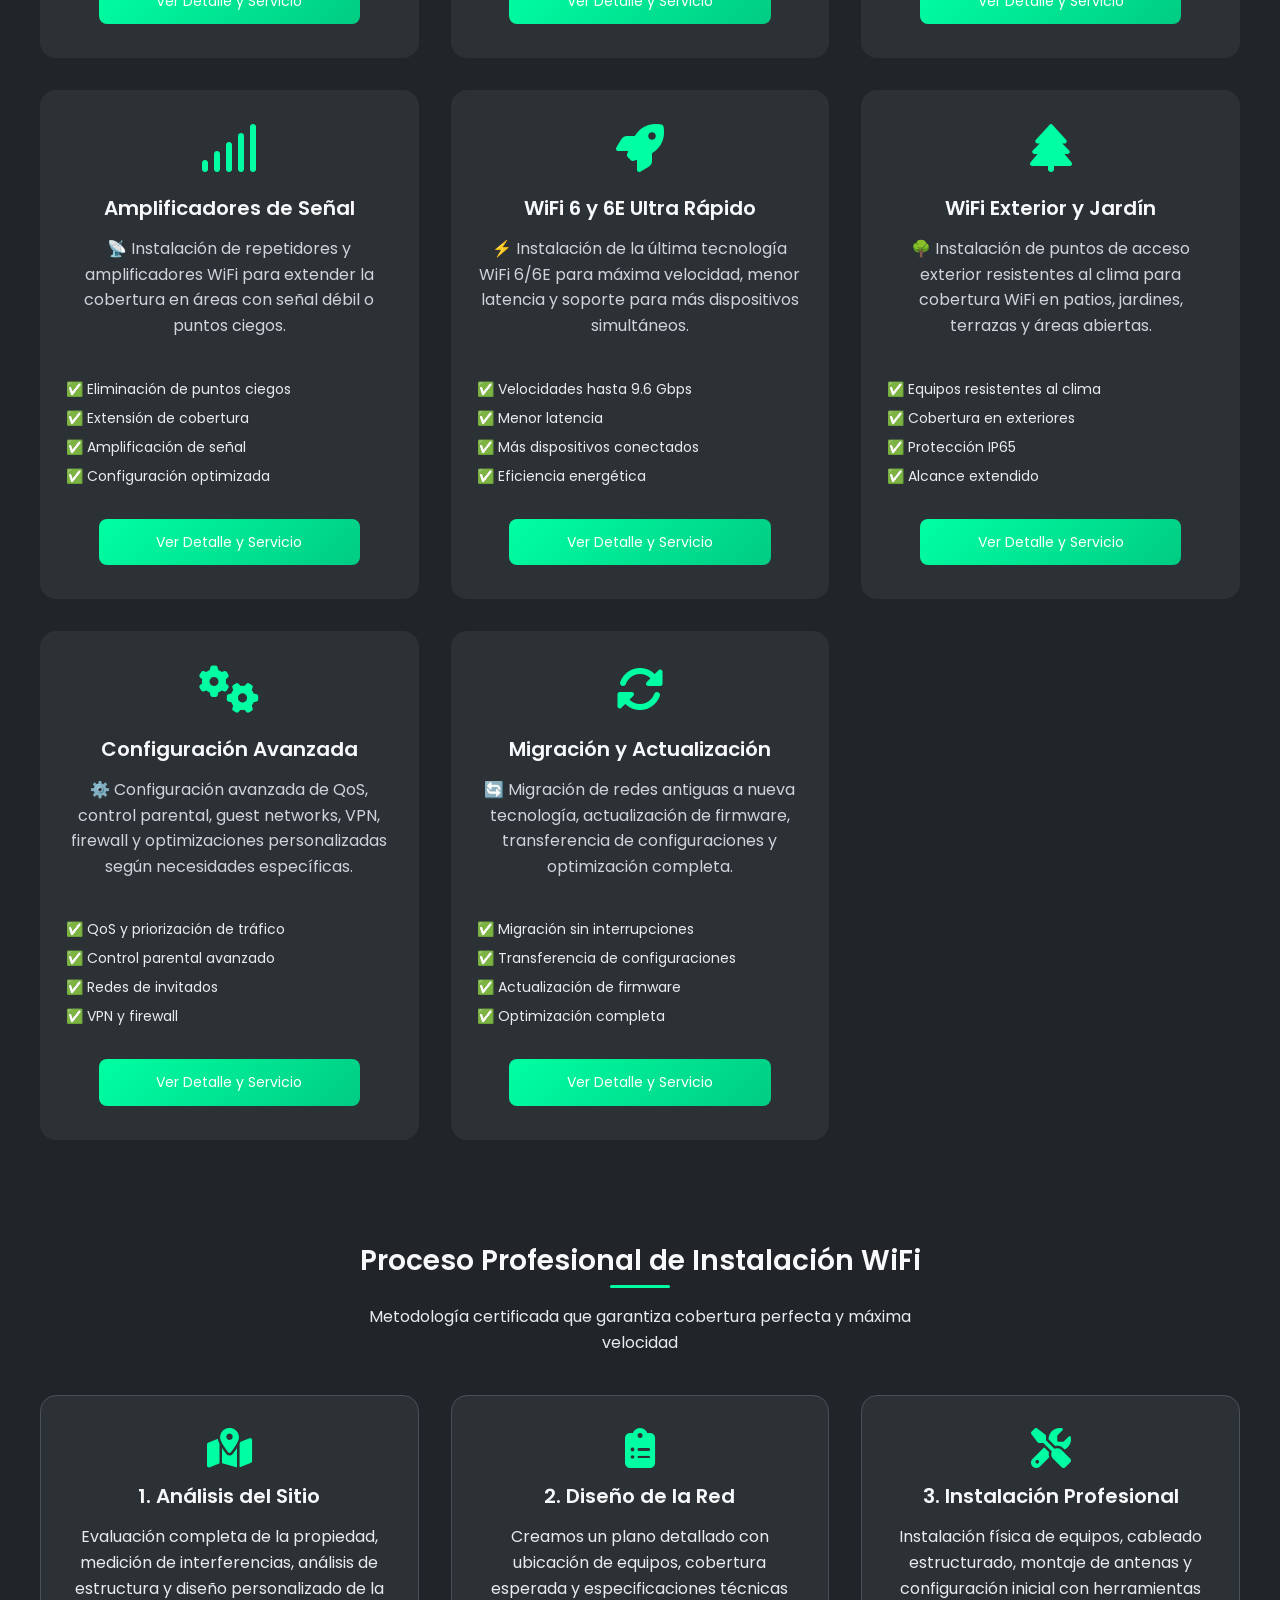
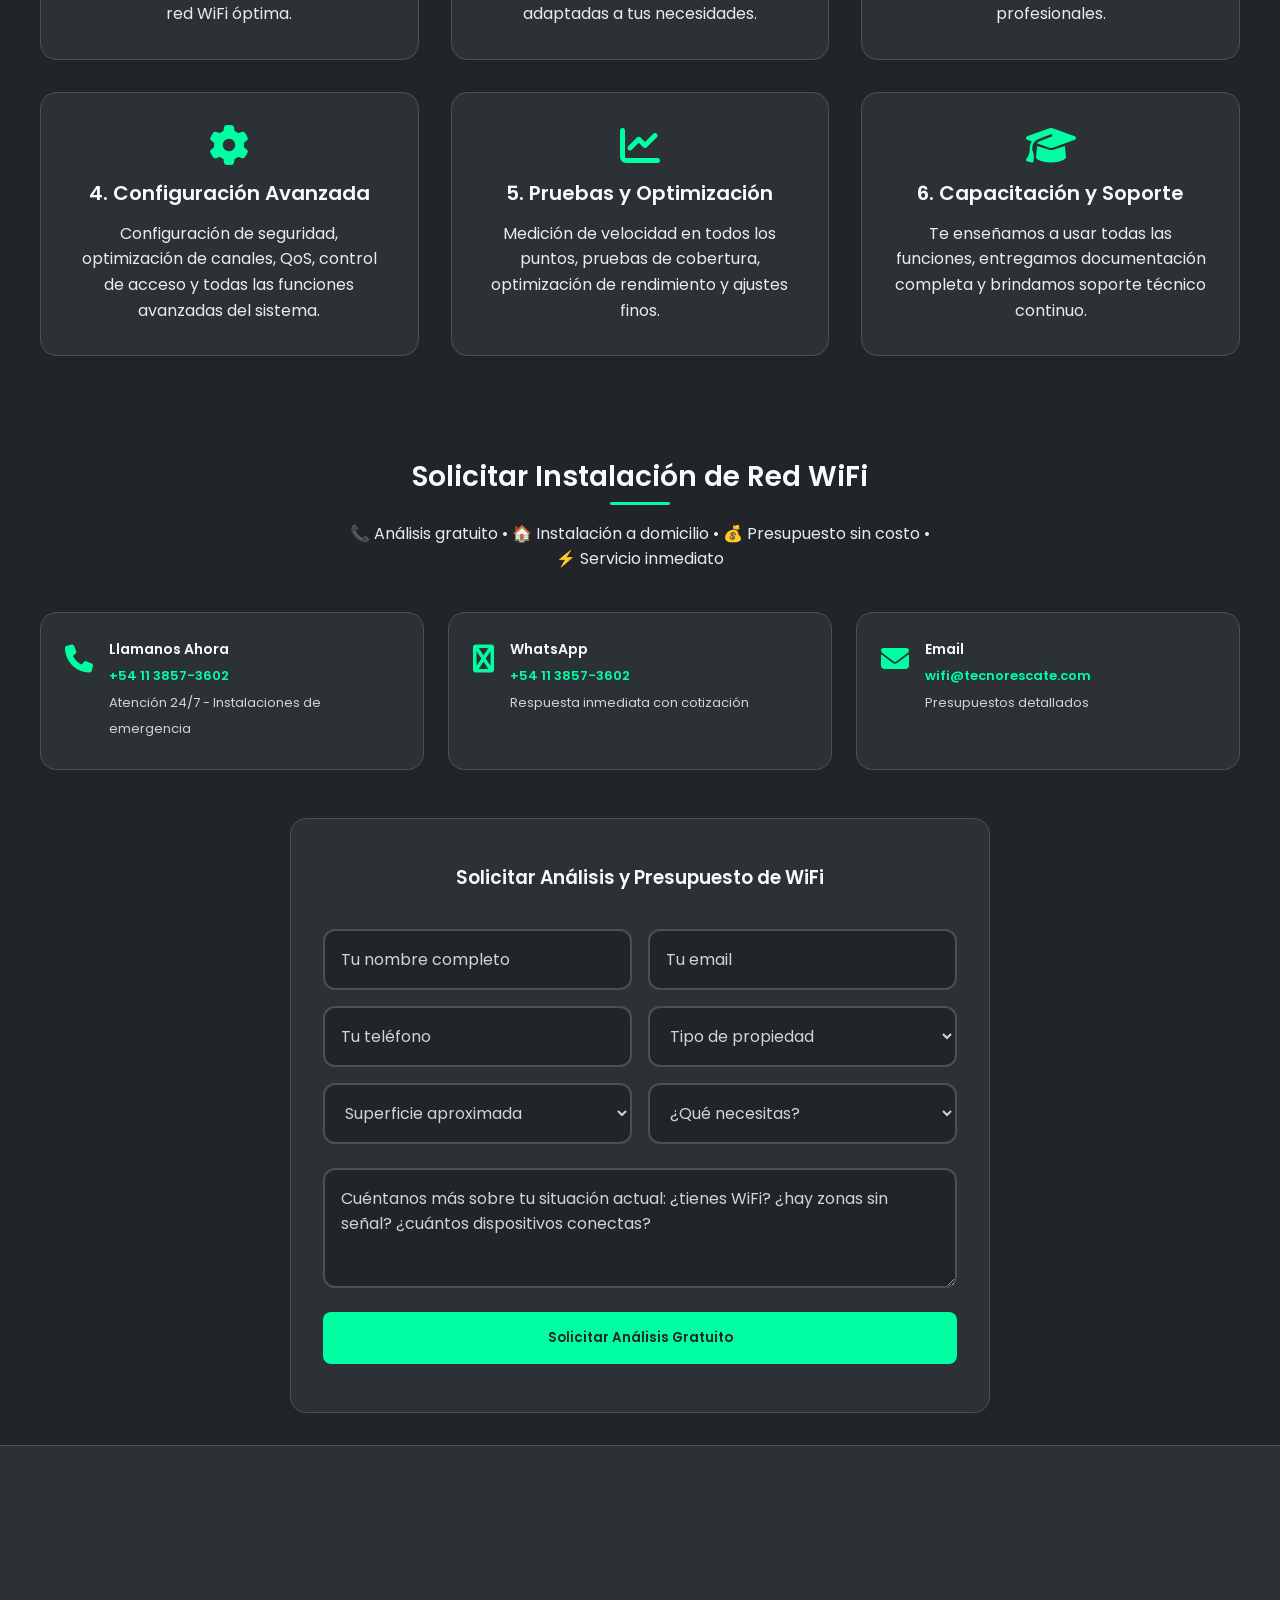
<file: instalacion-redes-wifi.html>
<!DOCTYPE html>
<html lang="es">
<head>
    <meta charset="UTF-8">
    <meta name="viewport" content="width=device-width, initial-scale=1.0">
    
    <!-- SEO Meta Tags Optimizados para Instalación de Redes WiFi -->
    <title>📶 Instalación de Redes WiFi y Configuración Profesional | TecnoRescate - Cobertura Total</title>
    <meta name="description" content="⚡ Instalación profesional de redes WiFi en Buenos Aires. Configuración de routers mesh, amplificadores de señal, redes empresariales seguras. ✅ Cobertura total ✅ Velocidad garantizada ✅ Servicio a domicilio ✅ Soporte 24/7">
    <meta name="keywords" content="instalación wifi Buenos Aires, configuración router profesional, redes inalámbricas empresariales, amplificador señal wifi, instalación router mesh, redes wifi seguras, técnico wifi CABA, configuración red empresarial, instalación access point, optimización velocidad internet, redes wifi residenciales, soporte técnico wifi, instalación fibra óptica, configuración modem">
    <meta name="author" content="TecnoRescate - Especialistas en Redes WiFi">
    <link rel="canonical" href="https://www.tecnorescate.com/instalacion-redes-wifi.html">
    
    <!-- Open Graph / Facebook -->
    <meta property="og:type" content="website">
    <meta property="og:url" content="https://www.tecnorescate.com/instalacion-redes-wifi">
    <meta property="og:title" content="📶 Instalación de Redes WiFi Profesional | TecnoRescate">
    <meta property="og:description" content="⚡ Instalación y configuración profesional de redes WiFi en Buenos Aires. Cobertura total, velocidad garantizada y seguridad máxima.">
    <meta property="og:image" content="https://www.tecnorescate.com/images/instalacion-wifi-og.jpg">
    
    <!-- Twitter -->
    <meta property="twitter:card" content="summary_large_image">
    <meta property="twitter:url" content="https://www.tecnorescate.com/instalacion-redes-wifi">
    <meta property="twitter:title" content="📶 Instalación de Redes WiFi Profesional | TecnoRescate">
    <meta property="twitter:description" content="⚡ Instalación profesional de redes WiFi. Cobertura total y velocidad garantizada.">
    <meta property="twitter:image" content="https://www.tecnorescate.com/images/instalacion-wifi-twitter.jpg">
    
    <!-- Schema.org markup para servicios de redes -->
    <script type="application/ld+json">
    {
      "@context": "https://schema.org",
      "@type": "Service",
      "name": "Instalación de Redes WiFi y Configuración Profesional",
      "description": "Servicio profesional de instalación y configuración de redes WiFi, routers mesh, amplificadores de señal y redes empresariales con cobertura total y velocidad garantizada.",
      "provider": {
        "@type": "LocalBusiness",
        "name": "TecnoRescate",
        "telephone": "+54-9-11-1234-5678",
        "url": "https://www.tecnorescate.com",
        "address": {
          "@type": "PostalAddress",
          "streetAddress": "Beron de Astrada 2783",
          "addressLocality": "Ramos Mejia",
          "addressRegion": "Buenos Aires",
          "postalCode": "1000",
          "addressCountry": "AR"
        },
        "geo": {
          "@type": "GeoCoordinates",
          "latitude": "-34.6037",
          "longitude": "-58.3816"
        },
        "openingHours": "Mo-Fr 08:00-20:00, Sa 09:00-18:00",
        "priceRange": "$$"
      },
      "serviceType": "Instalación de Redes WiFi",
      "areaServed": {
        "@type": "GeoCircle",
        "geoMidpoint": {
          "@type": "GeoCoordinates",
          "latitude": "-34.6037",
          "longitude": "-58.3816"
        },
        "geoRadius": "50000"
      },
      "hasOfferCatalog": {
        "@type": "OfferCatalog",
        "name": "Servicios de Instalación WiFi",
        "itemListElement": [
          {
            "@type": "Offer",
            "itemOffered": {
              "@type": "Service",
              "name": "Instalación Router WiFi Básico"
            },
            "priceRange": "$"
          },
          {
            "@type": "Offer",
            "itemOffered": {
              "@type": "Service",
              "name": "Sistema Mesh Completo"
            },
            "priceRange": "$$"
          },
          {
            "@type": "Offer",
            "itemOffered": {
              "@type": "Service",
              "name": "Red Empresarial Avanzada"
            },
            "priceRange": "$$$"
          }
        ]
      },
      "aggregateRating": {
        "@type": "AggregateRating",
        "ratingValue": "5.0",
        "reviewCount": "500"
      }
    }
    </script>

    <!-- Google Fonts -->
    <link rel="preconnect" href="https://fonts.googleapis.com">
    <link rel="preconnect" href="https://fonts.gstatic.com" crossorigin>
    <link rel="preload" href="https://fonts.googleapis.com/css2?family=Poppins:wght@300;400;600;700&display=swap" as="style" onload="this.onload=null;this.rel='stylesheet'">
    <noscript><link rel="stylesheet" href="https://fonts.googleapis.com/css2?family=Poppins:wght@300;400;600;700&display=swap"></noscript>

    <!-- Font Awesome (para íconos) -->
    <link rel="stylesheet" href="https://cdnjs.cloudflare.com/ajax/libs/font-awesome/6.5.1/css/all.min.css" media="print" onload="this.media='all'">
    <noscript><link rel="stylesheet" href="https://cdnjs.cloudflare.com/ajax/libs/font-awesome/6.5.1/css/all.min.css"></noscript>

    <!-- PWA Manifest -->
    <link rel="manifest" href="manifest.json">
    <meta name="theme-color" content="#00FFA3">
    <meta name="apple-mobile-web-app-capable" content="yes">
    <meta name="apple-mobile-web-app-status-bar-style" content="default">
    <meta name="apple-mobile-web-app-title" content="TecnoRescate - WiFi">

    <!-- Enlace a tu hoja de estilos CSS -->
    <link rel="stylesheet" href="styles.css">
</head>
<body>

    <!-- ==================== Header ==================== -->
    <header class="header" id="header">
        <nav class="nav container">
            <a href="index.html" class="nav__logo">
                <i class="fas fa-laptop-code" aria-hidden="true"></i>
                TecnoRescate
            </a>
            
            <div class="nav__menu" id="nav-menu">
                <ul class="nav__list">
                    <li class="nav__item"><a href="index.html#home" class="nav__link">Inicio</a></li>
                    <li class="nav__item"><a href="index.html#services" class="nav__link">Servicios</a></li>
                    <li class="nav__item"><a href="index.html#store" class="nav__link">Tienda</a></li>
                    <li class="nav__item"><a href="index.html#about" class="nav__link">Nosotros</a></li>
                    <li class="nav__item"><a href="index.html#contact" class="nav__link">Contacto</a></li>
                </ul>
                <div class="nav__close" id="nav-close">
                    <i class="fas fa-times"></i>
                </div>
            </div>
            
            <div class="nav__actions">
                <a href="https://wa.me/541138573602?text=Hola, necesito ayuda con instalación de WiFi" class="nav__phone" target="_blank" rel="noopener">
                    <i class="fab fa-whatsapp"></i>
                    <span>WhatsApp Directo</span>
                </a>
                <a href="#contact" class="button button--header">Solicitar Instalación</a>
                
                <div class="nav__toggle" id="nav-toggle">
                    <i class="fas fa-bars"></i>
                </div>
            </div>
        </nav>
    </header>

    <main>
        <!-- ==================== Hero Section WiFi ==================== -->
        <section class="hero" id="home">
            <div class="hero__container container">
                <!-- H1: Título principal optimizado para SEO -->
                <h1 class="hero__title">📶 Instalación Profesional de Redes WiFi en Buenos Aires - Cobertura Total Garantizada</h1>
                <p class="hero__subtitle">⚡ Técnicos certificados en redes 🏠 Instalación a domicilio GRATIS 📡 Cobertura en toda la propiedad 🔒 Seguridad máxima ✅ Velocidad optimizada. Routers mesh, amplificadores y redes empresariales.</p>
                <a href="#contact" class="button button--hero">Solicitar Instalación Gratuita</a>
            </div>
        </section>

        <!-- ==================== Tipos de Instalación ==================== -->
        <section class="section container" id="gallery">
            <h2 class="section__title">Tipos de Instalación de Redes WiFi</h2>
            <p class="section__subtitle">Soluciones personalizadas para hogares, oficinas y empresas con la mejor tecnología</p>
            <div class="services__container grid">
                <!-- Router WiFi Básico -->
                <article class="service__card" itemscope itemtype="https://schema.org/Service">
                    <i class="fas fa-wifi service__icon" aria-hidden="true"></i>
                    <h3 class="service__title" itemprop="name">Router WiFi Básico</h3>
                    <p class="service__description" itemprop="description">📶 Instalación y configuración de router WiFi estándar para hogares pequeños. Configuración de seguridad, optimización de canales y configuración de dispositivos.</p>
                    <ul class="service__features">
                        <li>✅ Configuración completa del router</li>
                        <li>✅ Seguridad WPA3 avanzada</li>
                        <li>✅ Optimización de canales</li>
                        <li>✅ Configuración de dispositivos</li>
                    </ul>
                    <a href="#contact" class="button button--service">Ver Detalle y Servicio</a>
                </article>

                <!-- Sistema Mesh Completo -->
                <article class="service__card" itemscope itemtype="https://schema.org/Service">
                    <i class="fas fa-network-wired service__icon" aria-hidden="true"></i>
                    <h3 class="service__title" itemprop="name">Sistema Mesh Completo</h3>
                    <p class="service__description" itemprop="description">🏠 Red WiFi mesh para cobertura total en casas grandes. Múltiples puntos de acceso sincronizados que garantizan señal perfecta en cada rincón.</p>
                    <ul class="service__features">
                        <li>✅ Cobertura total de la propiedad</li>
                        <li>✅ Roaming automático</li>
                        <li>✅ Velocidad constante</li>
                        <li>✅ Gestión centralizada</li>
                    </ul>
                    <a href="#contact" class="button button--service">Ver Detalle y Servicio</a>
                </article>

                <!-- Red Empresarial -->
                <article class="service__card" itemscope itemtype="https://schema.org/Service">
                    <i class="fas fa-building service__icon" aria-hidden="true"></i>
                    <h3 class="service__title" itemprop="name">Red Empresarial Avanzada</h3>
                    <p class="service__description" itemprop="description">🏢 Instalación de redes WiFi corporativas con múltiples VLANs, control de acceso por usuario, monitoreo y administración centralizada.</p>
                    <ul class="service__features">
                        <li>✅ VLANs y segmentación</li>
                        <li>✅ Control de acceso por usuario</li>
                        <li>✅ Monitoreo 24/7</li>
                        <li>✅ Administración centralizada</li>
                    </ul>
                    <a href="#contact" class="button button--service">Ver Detalle y Servicio</a>
                </article>

                <!-- Amplificadores de Señal -->
                <article class="service__card" itemscope itemtype="https://schema.org/Service">
                    <i class="fas fa-signal service__icon" aria-hidden="true"></i>
                    <h3 class="service__title" itemprop="name">Amplificadores de Señal</h3>
                    <p class="service__description" itemprop="description">📡 Instalación de repetidores y amplificadores WiFi para extender la cobertura en áreas con señal débil o puntos ciegos.</p>
                    <ul class="service__features">
                        <li>✅ Eliminación de puntos ciegos</li>
                        <li>✅ Extensión de cobertura</li>
                        <li>✅ Amplificación de señal</li>
                        <li>✅ Configuración optimizada</li>
                    </ul>
                    <a href="#contact" class="button button--service">Ver Detalle y Servicio</a>
                </article>

                <!-- WiFi 6 y 6E -->
                <article class="service__card" itemscope itemtype="https://schema.org/Service">
                    <i class="fas fa-rocket service__icon" aria-hidden="true"></i>
                    <h3 class="service__title" itemprop="name">WiFi 6 y 6E Ultra Rápido</h3>
                    <p class="service__description" itemprop="description">⚡ Instalación de la última tecnología WiFi 6/6E para máxima velocidad, menor latencia y soporte para más dispositivos simultáneos.</p>
                    <ul class="service__features">
                        <li>✅ Velocidades hasta 9.6 Gbps</li>
                        <li>✅ Menor latencia</li>
                        <li>✅ Más dispositivos conectados</li>
                        <li>✅ Eficiencia energética</li>
                    </ul>
                    <a href="#contact" class="button button--service">Ver Detalle y Servicio</a>
                </article>

                <!-- Red WiFi Exterior -->
                <article class="service__card" itemscope itemtype="https://schema.org/Service">
                    <i class="fas fa-tree service__icon" aria-hidden="true"></i>
                    <h3 class="service__title" itemprop="name">WiFi Exterior y Jardín</h3>
                    <p class="service__description" itemprop="description">🌳 Instalación de puntos de acceso exterior resistentes al clima para cobertura WiFi en patios, jardines, terrazas y áreas abiertas.</p>
                    <ul class="service__features">
                        <li>✅ Equipos resistentes al clima</li>
                        <li>✅ Cobertura en exteriores</li>
                        <li>✅ Protección IP65</li>
                        <li>✅ Alcance extendido</li>
                    </ul>
                    <a href="#contact" class="button button--service">Ver Detalle y Servicio</a>
                </article>

                <!-- Configuración Avanzada -->
                <article class="service__card" itemscope itemtype="https://schema.org/Service">
                    <i class="fas fa-cogs service__icon" aria-hidden="true"></i>
                    <h3 class="service__title" itemprop="name">Configuración Avanzada</h3>
                    <p class="service__description" itemprop="description">⚙️ Configuración avanzada de QoS, control parental, guest networks, VPN, firewall y optimizaciones personalizadas según necesidades específicas.</p>
                    <ul class="service__features">
                        <li>✅ QoS y priorización de tráfico</li>
                        <li>✅ Control parental avanzado</li>
                        <li>✅ Redes de invitados</li>
                        <li>✅ VPN y firewall</li>
                    </ul>
                    <a href="#contact" class="button button--service">Ver Detalle y Servicio</a>
                </article>

                <!-- Migración y Actualización -->
                <article class="service__card" itemscope itemtype="https://schema.org/Service">
                    <i class="fas fa-sync-alt service__icon" aria-hidden="true"></i>
                    <h3 class="service__title" itemprop="name">Migración y Actualización</h3>
                    <p class="service__description" itemprop="description">🔄 Migración de redes antiguas a nueva tecnología, actualización de firmware, transferencia de configuraciones y optimización completa.</p>
                    <ul class="service__features">
                        <li>✅ Migración sin interrupciones</li>
                        <li>✅ Transferencia de configuraciones</li>
                        <li>✅ Actualización de firmware</li>
                        <li>✅ Optimización completa</li>
                    </ul>
                    <a href="#contact" class="button button--service">Ver Detalle y Servicio</a>
                </article>
            </div>
        </section>

        <!-- ==================== Proceso de Instalación ==================== -->
        <section class="section container" id="process">
            <h2 class="section__title">Proceso Profesional de Instalación WiFi</h2>
            <p class="section__subtitle">Metodología certificada que garantiza cobertura perfecta y máxima velocidad</p>
            <div class="about__container grid">
                <article class="about__item">
                    <i class="fas fa-map-marked-alt about__icon" aria-hidden="true"></i>
                    <h3 class="about__title">1. Análisis del Sitio</h3>
                    <p>Evaluación completa de la propiedad, medición de interferencias, análisis de estructura y diseño personalizado de la red WiFi óptima.</p>
                </article>
                <article class="about__item">
                    <i class="fas fa-clipboard-list about__icon" aria-hidden="true"></i>
                    <h3 class="about__title">2. Diseño de la Red</h3>
                    <p>Creamos un plano detallado con ubicación de equipos, cobertura esperada y especificaciones técnicas adaptadas a tus necesidades.</p>
                </article>
                <article class="about__item">
                    <i class="fas fa-tools about__icon" aria-hidden="true"></i>
                    <h3 class="about__title">3. Instalación Profesional</h3>
                    <p>Instalación física de equipos, cableado estructurado, montaje de antenas y configuración inicial con herramientas profesionales.</p>
                </article>
                <article class="about__item">
                    <i class="fas fa-cog about__icon" aria-hidden="true"></i>
                    <h3 class="about__title">4. Configuración Avanzada</h3>
                    <p>Configuración de seguridad, optimización de canales, QoS, control de acceso y todas las funciones avanzadas del sistema.</p>
                </article>
                <article class="about__item">
                    <i class="fas fa-chart-line about__icon" aria-hidden="true"></i>
                    <h3 class="about__title">5. Pruebas y Optimización</h3>
                    <p>Medición de velocidad en todos los puntos, pruebas de cobertura, optimización de rendimiento y ajustes finos.</p>
                </article>
                <article class="about__item">
                    <i class="fas fa-graduation-cap about__icon" aria-hidden="true"></i>
                    <h3 class="about__title">6. Capacitación y Soporte</h3>
                    <p>Te enseñamos a usar todas las funciones, entregamos documentación completa y brindamos soporte técnico continuo.</p>
                </article>
            </div>
        </section>

        <!-- ==================== Contact Form ==================== -->
        <section class="section container" id="contact">
            <h2 class="section__title">Solicitar Instalación de Red WiFi</h2>
            <p class="section__subtitle">📞 Análisis gratuito • 🏠 Instalación a domicilio • 💰 Presupuesto sin costo • ⚡ Servicio inmediato</p>
            
            <!-- Información de contacto -->
            <div class="contact__info">
                <div class="contact__info-item">
                    <i class="fas fa-phone contact__info-icon"></i>
                    <div>
                        <h3>Llamanos Ahora</h3>
                        <p><a href="https://wa.me/541138573602?text=Hola, necesito instalación de WiFi">+54 11 3857-3602</a></p>
                        <small>Atención 24/7 - Instalaciones de emergencia</small>
                    </div>
                </div>
                <div class="contact__info-item">
                    <i class="fas fa-whatsapp contact__info-icon"></i>
                    <div>
                        <h3>WhatsApp</h3>
                        <p><a href="https://wa.me/541138573602?text=Hola, necesito instalación de WiFi">+54 11 3857-3602</a></p>
                        <small>Respuesta inmediata con cotización</small>
                    </div>
                </div>
                <div class="contact__info-item">
                    <i class="fas fa-envelope contact__info-icon"></i>
                    <div>
                        <h3>Email</h3>
                        <p><a href="mailto:wifi@tecnorescate.com" class="contact__email">wifi@tecnorescate.com</a></p>
                        <small>Presupuestos detallados</small>
                    </div>
                </div>
            </div>
            
            <form action="#" class="contact__form" id="contactForm">
                <h3>Solicitar Análisis y Presupuesto de WiFi</h3>
                <div class="contact__inputs">
                    <input type="text" name="nombre" placeholder="Tu nombre completo" class="contact__input" required>
                    <input type="email" name="email" placeholder="Tu email" class="contact__input" required>
                    <input type="tel" name="telefono" placeholder="Tu teléfono" class="contact__input" required>
                    <select name="tipoPropiedad" class="contact__input" required>
                        <option value="">Tipo de propiedad</option>
                        <option value="casa">Casa</option>
                        <option value="departamento">Departamento</option>
                        <option value="oficina">Oficina</option>
                        <option value="empresa">Empresa</option>
                        <option value="local-comercial">Local Comercial</option>
                        <option value="otro">Otro</option>
                    </select>
                    <select name="superficieAprox" class="contact__input" required>
                        <option value="">Superficie aproximada</option>
                        <option value="hasta-50m2">Hasta 50m²</option>
                        <option value="50-100m2">50-100m²</option>
                        <option value="100-200m2">100-200m²</option>
                        <option value="200-300m2">200-300m²</option>
                        <option value="mas-300m2">Más de 300m²</option>
                    </select>
                    <select name="servicioDeseado" class="contact__input" required>
                        <option value="">¿Qué necesitas?</option>
                        <option value="instalacion-basica">Instalación básica</option>
                        <option value="sistema-mesh">Sistema mesh</option>
                        <option value="red-empresarial">Red empresarial</option>
                        <option value="amplificadores">Amplificadores de señal</option>
                        <option value="wifi6">Actualización a WiFi 6</option>
                        <option value="configuracion-avanzada">Configuración avanzada</option>
                        <option value="no-estoy-seguro">No estoy seguro</option>
                    </select>
                </div>
                <textarea name="detalles" placeholder="Cuéntanos más sobre tu situación actual: ¿tienes WiFi? ¿hay zonas sin señal? ¿cuántos dispositivos conectas?" class="contact__input" rows="4"></textarea>
                <button type="submit" class="button">Solicitar Análisis Gratuito</button>
            </form>
        </section>
    </main>

    <!-- ==================== Footer ==================== -->
    <footer class="footer" itemscope itemtype="https://schema.org/LocalBusiness">
        <div class="footer__container container grid">
            <div class="footer__about">
                <h3 class="footer__title" itemprop="name">TecnoRescate - Instalación WiFi</h3>
                <p class="footer__description" itemprop="description">Especialistas en instalación de redes WiFi en Buenos Aires. Más de 10 años brindando conectividad perfecta con la mejor tecnología y soporte técnico.</p>
                <div class="footer__certifications">
                    <p><strong>Certificaciones en Redes:</strong></p>
                    <ul>
                        <li>✅ Cisco CCNA Wireless</li>
                        <li>✅ CompTIA Network+</li>
                        <li>✅ Ubiquiti Certified</li>
                        <li>✅ Mikrotik Certified</li>
                    </ul>
                </div>
            </div>
            <div class="footer__content">
                <h3 class="footer__title">Servicios WiFi</h3>
                <ul>
                    <li><a href="#gallery" class="footer__link">Instalación Router Básico</a></li>
                    <li><a href="#gallery" class="footer__link">Sistema Mesh</a></li>
                    <li><a href="#gallery" class="footer__link">Red Empresarial</a></li>
                    <li><a href="#gallery" class="footer__link">Amplificadores</a></li>
                    <li><a href="#gallery" class="footer__link">WiFi 6 y 6E</a></li>
                    <li><a href="#gallery" class="footer__link">WiFi Exterior</a></li>
                    <li><a href="#gallery" class="footer__link">Configuración Avanzada</a></li>
                    <li><a href="index.html#services" class="footer__link">Otros Servicios</a></li>
                </ul>
            </div>
            <div class="footer__content" itemprop="contactPoint" itemscope itemtype="https://schema.org/ContactPoint">
                <h3 class="footer__title">Contacto Directo</h3>
                <ul>
                    <li class="footer__info" itemprop="areaServed">📍 Instalación en CABA y Gran Buenos Aires</li>
                    <li class="footer__info">📍 <span itemprop="streetAddress">Beron de Astrada 2783, Ramos Mejia</span></li>
                    <li class="footer__info">📞 <a href="https://wa.me/541138573602?text=Hola, necesito instalación de WiFi" itemprop="telephone">+54 11 3857-3602</a></li>
                    <li class="footer__info">📧 <a href="mailto:wifi@tecnorescate.com" itemprop="email">wifi@tecnorescate.com</a></li>
                    <li class="footer__info">🕒 <span itemprop="hoursAvailable">Lun-Vie: 8:00-20:00 | Sáb: 9:00-18:00</span></li>
                    <li class="footer__info">🚨 Soporte WiFi 24/7</li>
                </ul>
            </div>
            <div class="footer__content">
                <h3 class="footer__title">Síguenos</h3>
                <div class="footer__social">
                    <a href="https://facebook.com/tecnorescate" class="footer__social-link" aria-label="Facebook TecnoRescate" target="_blank" rel="noopener">
                        <i class="fab fa-facebook" aria-hidden="true"></i>
                    </a>
                    <a href="https://instagram.com/tecnorescate" class="footer__social-link" aria-label="Instagram TecnoRescate" target="_blank" rel="noopener">
                        <i class="fab fa-instagram" aria-hidden="true"></i>
                    </a>
                    <a href="https://linkedin.com/company/tecnorescate" class="footer__social-link" aria-label="LinkedIn TecnoRescate" target="_blank" rel="noopener">
                        <i class="fab fa-linkedin" aria-hidden="true"></i>
                    </a>
                    <a href="https://wa.me/541138573602?text=Hola, necesito instalación de WiFi" class="footer__social-link footer__social-link--whatsapp" aria-label="WhatsApp TecnoRescate" target="_blank" rel="noopener">
                        <i class="fab fa-whatsapp" aria-hidden="true"></i>
                    </a>
                </div>
                <div class="footer__reviews">
                    <p><strong>⭐⭐⭐⭐⭐ 5.0</strong></p>
                    <p>+500 instalaciones exitosas</p>
                    <a href="index.html" class="footer__link">Ver todos los servicios</a>
                </div>
            </div>
        </div>
        
        <!-- SEO adicional -->
        <div class="footer__seo">
            <div class="container">
                <h4>Marcas de Equipos que Instalamos</h4>
                <p><strong>Routers:</strong> TP-Link, Asus, Netgear, Linksys, Ubiquiti, Mikrotik, D-Link, Cisco</p>
                <p><strong>Sistemas Mesh:</strong> Google Nest, Eero, Orbi, Deco, AmpliFi, UniFi Dream Machine</p>
                <p><strong>Zonas de Cobertura:</strong> CABA, San Isidro, Vicente López, Tigre, La Plata, Zona Norte y Sur</p>
            </div>
        </div>
        
        <p class="footer__copy">© 2025 TecnoRescate - Instalación Profesional de Redes WiFi en Buenos Aires. Todos los derechos reservados. | <a href="index.html" class="footer__link">Inicio</a> | <a href="#" class="footer__link">Garantía WiFi</a></p>
    </footer>

    <script>
        /*==================== MOBILE MENU ====================*/
        const navMenu = document.getElementById('nav-menu'),
              navToggle = document.getElementById('nav-toggle'),
              navClose = document.getElementById('nav-close');

        if(navToggle){
            navToggle.addEventListener('click', () =>{
                navMenu.classList.add('show-menu');
            });
        }

        if(navClose){
            navClose.addEventListener('click', () =>{
                navMenu.classList.remove('show-menu');
            });
        }

        const navLink = document.querySelectorAll('.nav__link');
        function linkAction(){
            const navMenu = document.getElementById('nav-menu');
            navMenu.classList.remove('show-menu');
        }
        navLink.forEach(n => n.addEventListener('click', linkAction));

        /*==================== SCROLL HEADER ====================*/
        function scrollHeader(){
            const header = document.getElementById('header');
            if(this.scrollY >= 80) header.classList.add('scroll-header');
            else header.classList.remove('scroll-header');
        }
        window.addEventListener('scroll', scrollHeader);

        /*==================== SMOOTH SCROLLING ====================*/
        document.querySelectorAll('a[href^="#"]').forEach(anchor => {
            anchor.addEventListener('click', function (e) {
                e.preventDefault();
                const target = document.querySelector(this.getAttribute('href'));
                if(target) {
                    target.scrollIntoView({
                        behavior: 'smooth',
                        block: 'start'
                    });
                }
            });
        });

        /*==================== CONTACT FORM ====================*/
        const contactForm = document.getElementById('contactForm');
        if(contactForm) {
            contactForm.addEventListener('submit', function(e) {
                e.preventDefault();
                
                const formData = new FormData(this);
                const nombre = formData.get('nombre');
                const email = formData.get('email');
                const telefono = formData.get('telefono');
                const tipoPropiedad = formData.get('tipoPropiedad');
                const superficieAprox = formData.get('superficieAprox');
                const servicioDeseado = formData.get('servicioDeseado');
                const detalles = formData.get('detalles');
                
                const whatsappMessage = `📶 ¡Hola! Necesito instalación de WiFi:%0A%0A` +
                    `👤 Nombre: ${nombre}%0A` +
                    `📧 Email: ${email}%0A` +
                    `📞 Teléfono: ${telefono}%0A` +
                    `🏠 Tipo de propiedad: ${tipoPropiedad}%0A` +
                    `📐 Superficie: ${superficieAprox}%0A` +
                    `🔧 Servicio: ${servicioDeseado}%0A` +
                    `📝 Detalles: ${detalles || 'Sin detalles adicionales'}%0A%0A` +
                    `Solicito análisis GRATUITO del sitio. ¡Gracias!`;
                
                window.open(`https://wa.me/541138573602?text=${whatsappMessage}`, '_blank');
                alert('¡Excelente! Te estamos redirigiendo a WhatsApp para coordinar el análisis gratuito.');
                this.reset();
            });
        }

        /*==================== ANIMATIONS ====================*/
        const observerOptions = {
            threshold: 0.1,
            rootMargin: '0px 0px -50px 0px'
        };

        const observer = new IntersectionObserver(function(entries) {
            entries.forEach(entry => {
                if(entry.isIntersecting) {
                    entry.target.style.opacity = '1';
                    entry.target.style.transform = 'translateY(0)';
                }
            });
        }, observerOptions);

        document.querySelectorAll('.service__card, .product__card, .about__item').forEach(el => {
            el.style.opacity = '0';
            el.style.transform = 'translateY(30px)';
            el.style.transition = 'opacity 0.6s ease, transform 0.6s ease';
            observer.observe(el);
        });
    </script>

    <!-- ==================== WhatsApp Flotante ==================== -->
    <a href="https://wa.me/541138573602?text=Hola, necesito instalación de WiFi" 
       class="whatsapp-float" 
       target="_blank" 
       rel="noopener"
       aria-label="Contactar por WhatsApp">
        <i class="fab fa-whatsapp"></i>
    </a>

</body>
</html>
</file>
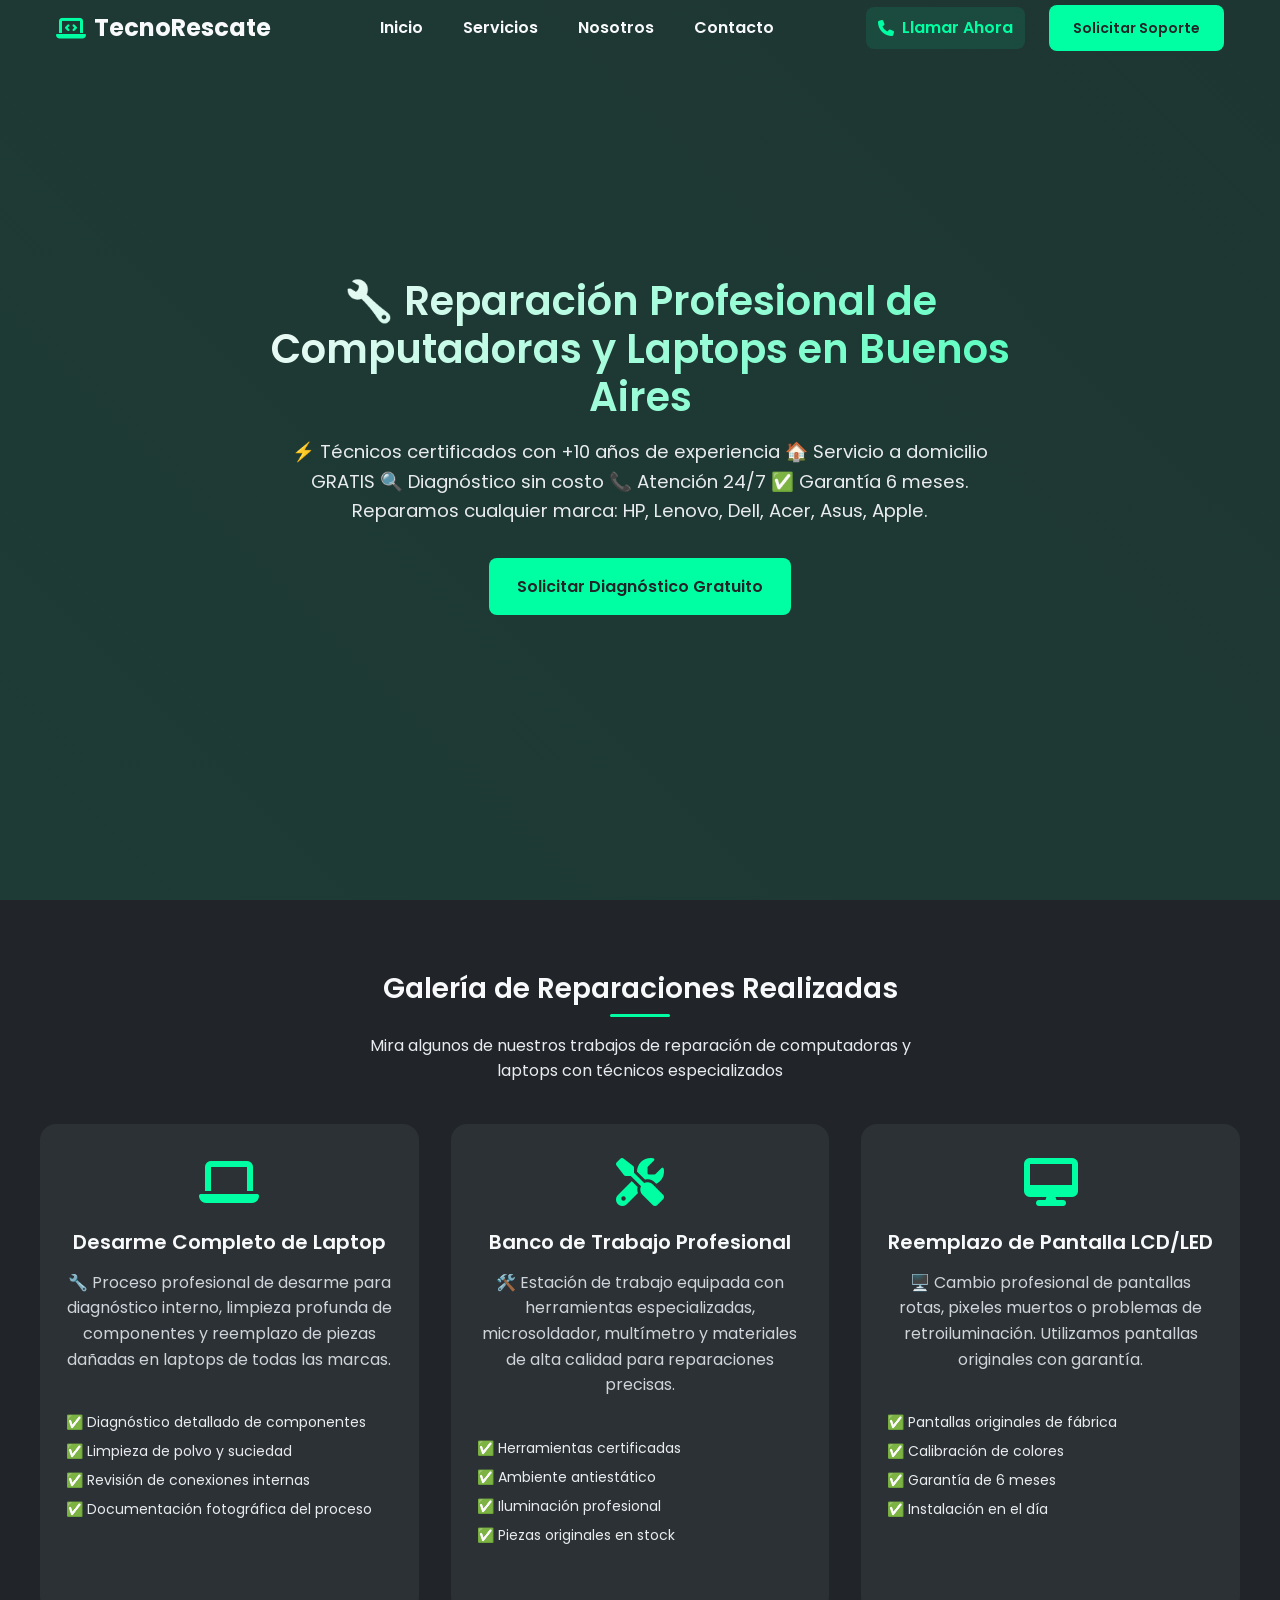
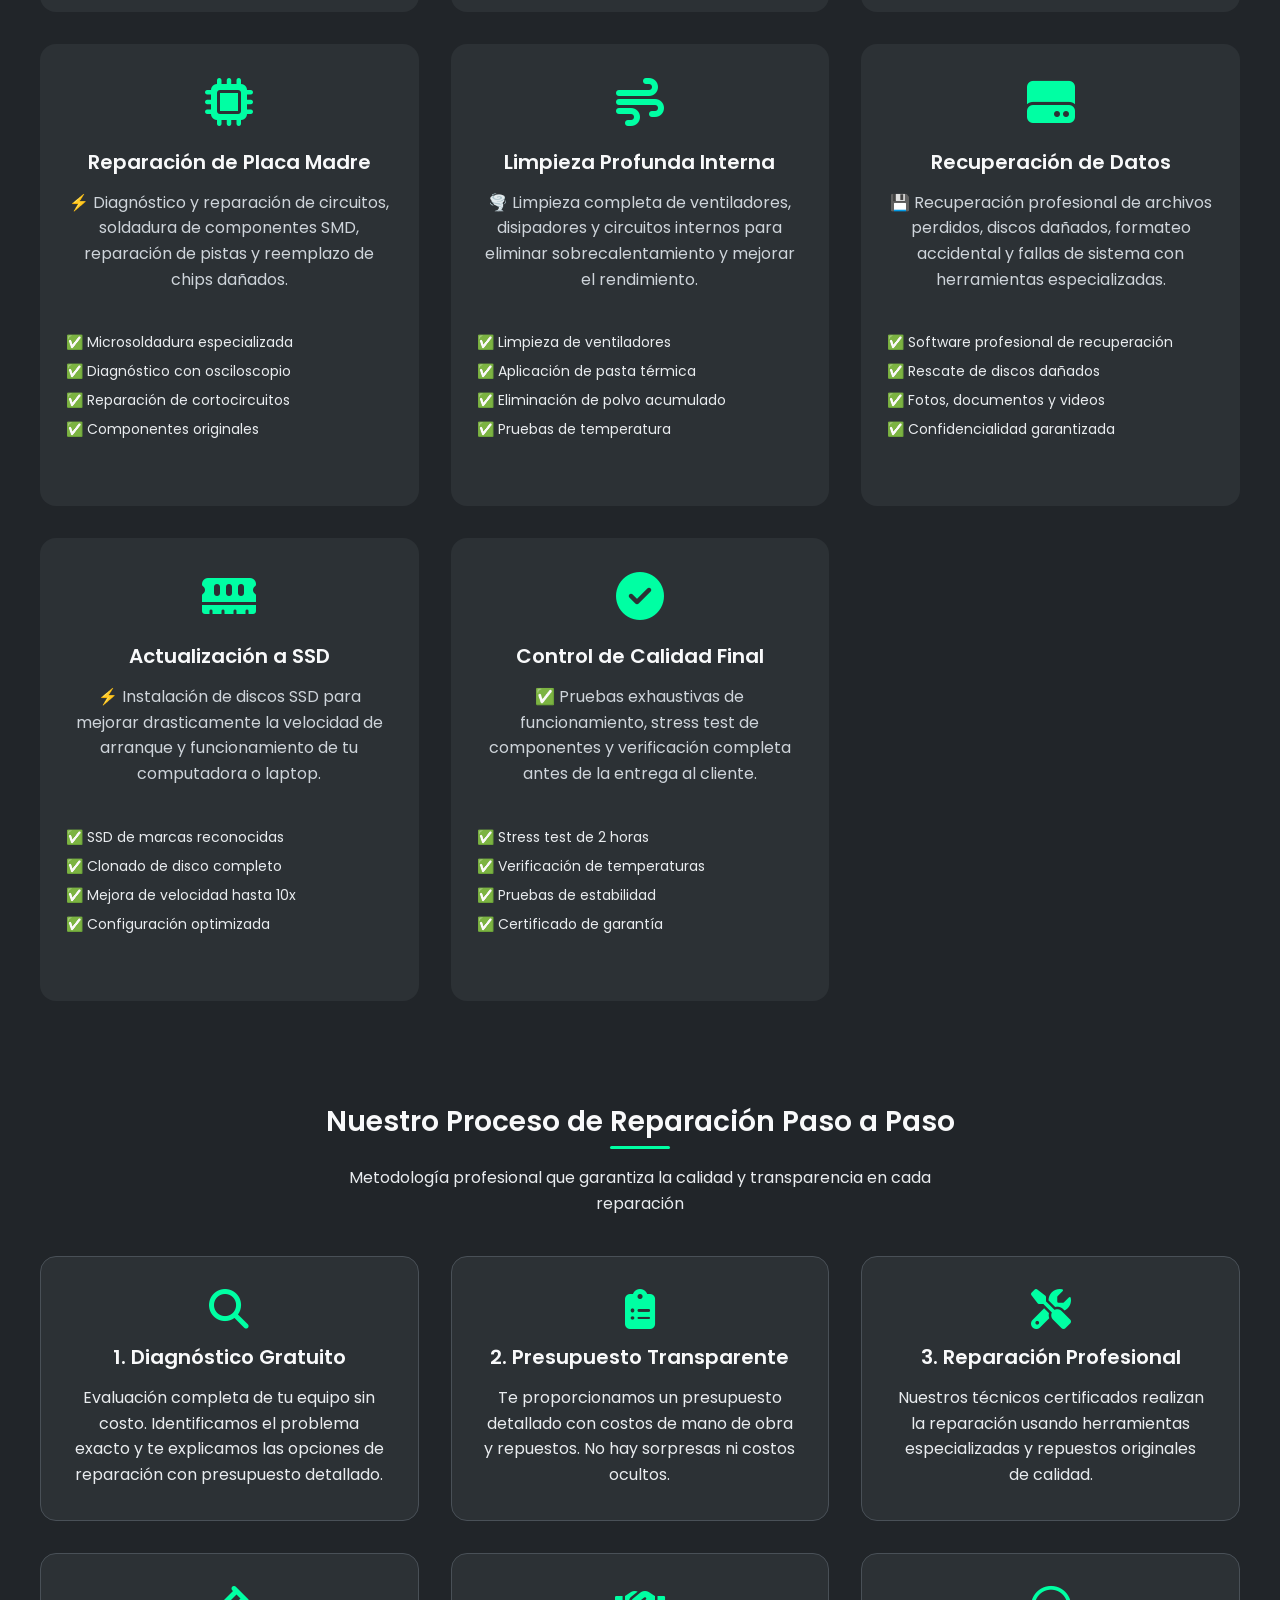
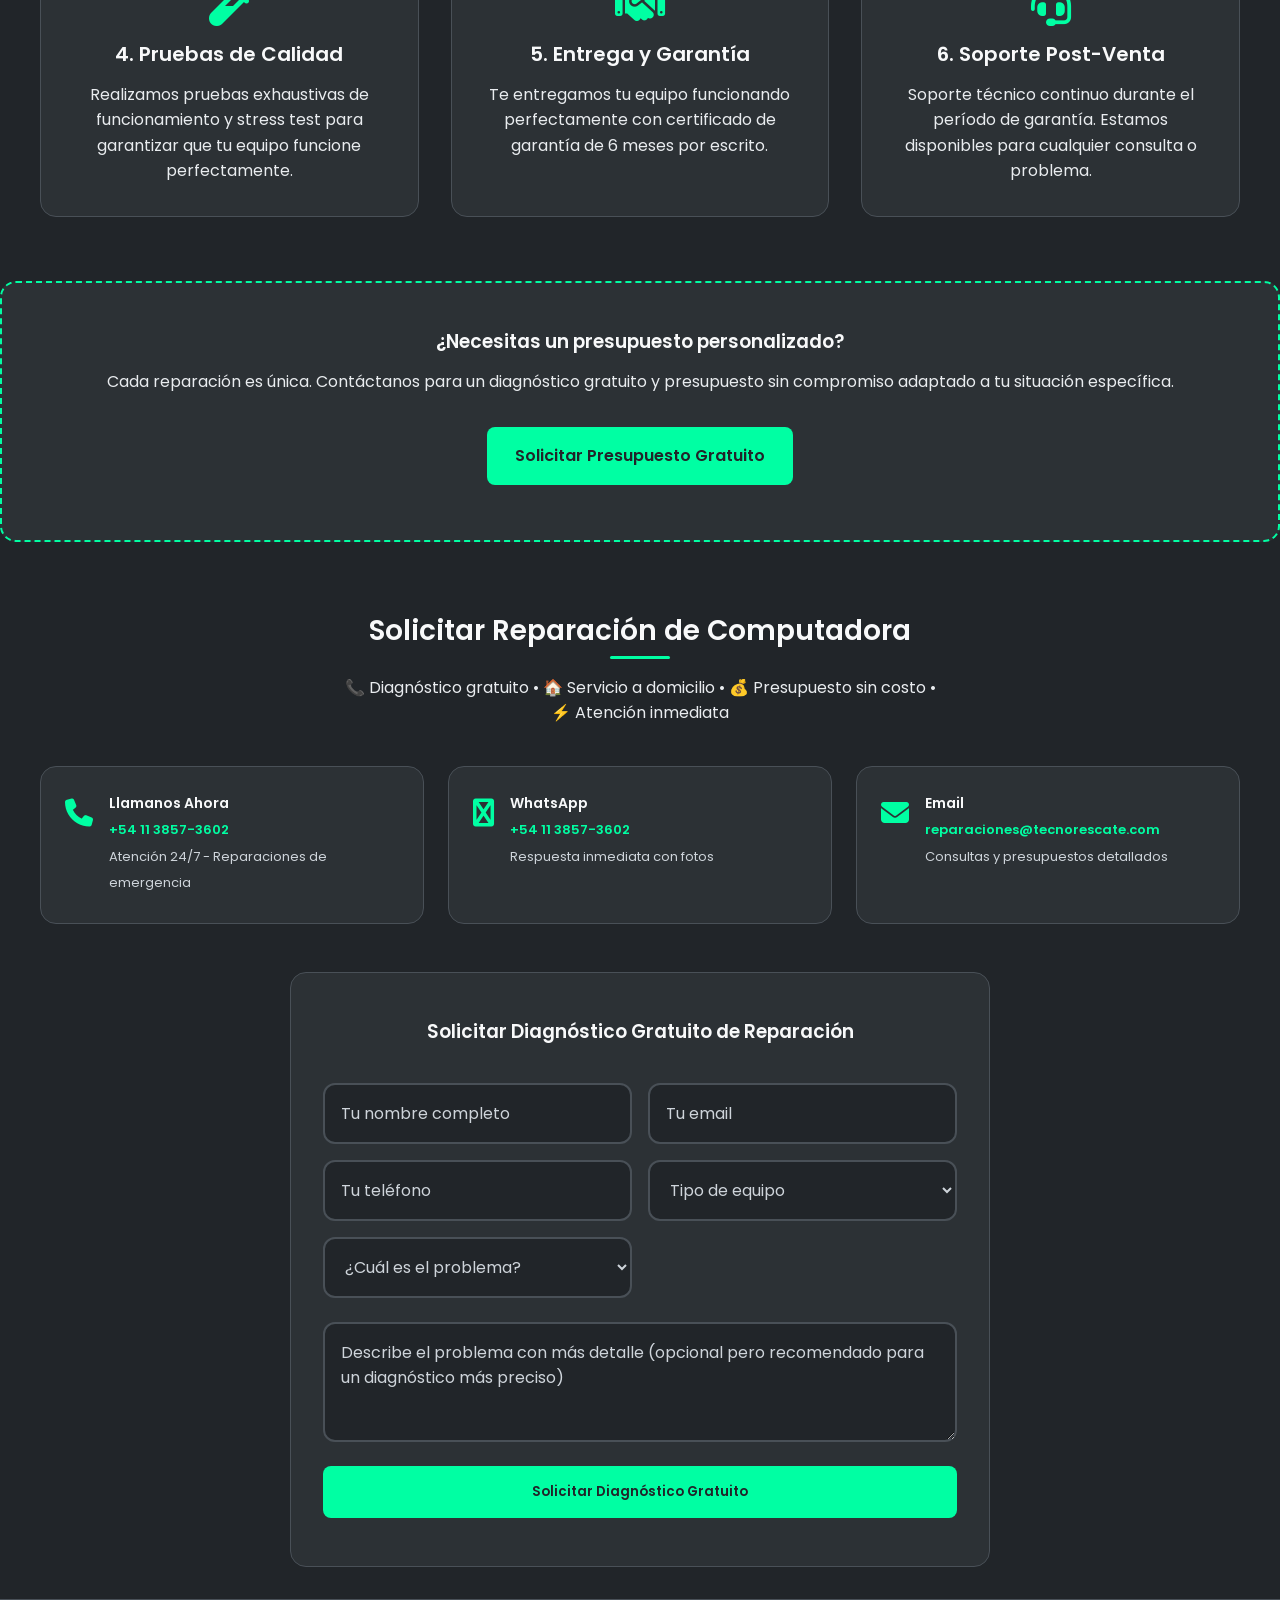
<file: reparacion-computadoras-new.html>
<!DOCTYPE html>
<html lang="es">
<head>
    <meta charset="UTF-8">
    <meta name="viewport" content="width=device-width, initial-scale=1.0">
    
    <!-- SEO Meta Tags Optimizados para Reparación de Computadoras -->
    <title>🔧 Reparación de Computadoras y Laptops en Buenos Aires | TecnoRescate - Diagnóstico Gratuito</title>
    <meta name="description" content="⚡ Reparación profesional de PC y laptops en Buenos Aires. Diagnóstico GRATUITO, eliminación de virus, recuperación de datos, cambio de pantallas, formateo Windows. ✅ Servicio a domicilio ✅ Técnicos certificados ✅ Garantía 6 meses ✅ Atención 24/7">
    <meta name="keywords" content="reparación computadoras Buenos Aires, reparación laptop a domicilio, técnico PC CABA, cambio pantalla laptop, eliminación virus computadora, recuperación datos perdidos, formateo PC Windows, diagnóstico computadora gratuito, reparación hardware laptop, servicio técnico computadoras, reparación placa madre, cambio disco duro SSD, instalación memoria RAM, limpieza laptop, reparación fuente PC">
    <meta name="author" content="TecnoRescate - Especialistas en Reparación de Computadoras">
    <link rel="canonical" href="https://www.tecnorescate.com/reparacion-computadoras-new.html">
    
    <!-- Open Graph / Facebook -->
    <meta property="og:type" content="website">
    <meta property="og:url" content="https://www.tecnorescate.com/reparacion-computadoras">
    <meta property="og:title" content="🔧 Reparación de Computadoras y Laptops | TecnoRescate">
    <meta property="og:description" content="⚡ Reparación profesional de PC y laptops en Buenos Aires. Diagnóstico gratuito, servicio a domicilio con técnicos certificados y garantía extendida.">
    <meta property="og:image" content="https://www.tecnorescate.com/images/reparacion-computadoras-og.jpg">
    
    <!-- Twitter -->
    <meta property="twitter:card" content="summary_large_image">
    <meta property="twitter:url" content="https://www.tecnorescate.com/reparacion-computadoras">
    <meta property="twitter:title" content="🔧 Reparación de Computadoras y Laptops | TecnoRescate">
    <meta property="twitter:description" content="⚡ Reparación profesional de PC y laptops. Diagnóstico gratuito, servicio a domicilio y técnicos certificados.">
    <meta property="twitter:image" content="https://www.tecnorescate.com/images/reparacion-computadoras-twitter.jpg">
    
    <!-- Schema.org markup para servicios específicos -->
    <script type="application/ld+json">
    {
      "@context": "https://schema.org",
      "@type": "Service",
      "name": "Reparación de Computadoras y Laptops",
      "description": "Servicio profesional de reparación de computadoras y laptops con diagnóstico gratuito, eliminación de virus, recuperación de datos, cambio de pantallas y componentes. Atención a domicilio en Buenos Aires.",
      "provider": {
        "@type": "LocalBusiness",
        "name": "TecnoRescate",
        "telephone": "+54-9-11-1234-5678",
        "url": "https://www.tecnorescate.com",
        "address": {
          "@type": "PostalAddress",
          "streetAddress": "Beron de Astrada 2783",
          "addressLocality": "Ramos Mejia",
          "addressRegion": "Buenos Aires",
          "postalCode": "1000",
          "addressCountry": "AR"
        },
        "geo": {
          "@type": "GeoCoordinates",
          "latitude": "-34.6037",
          "longitude": "-58.3816"
        },
        "openingHours": "Mo-Fr 08:00-20:00, Sa 09:00-18:00",
        "priceRange": "$$"
      },
      "serviceType": "Reparación de Computadoras",
      "areaServed": {
        "@type": "GeoCircle",
        "geoMidpoint": {
          "@type": "GeoCoordinates",
          "latitude": "-34.6037",
          "longitude": "-58.3816"
        },
        "geoRadius": "50000"
      },
      "hasOfferCatalog": {
        "@type": "OfferCatalog",
        "name": "Servicios de Reparación de PC y Laptops",
        "itemListElement": [
          {
            "@type": "Offer",
            "itemOffered": {
              "@type": "Service",
              "name": "Diagnóstico Gratuito de PC y Laptop"
            },
            "price": "0",
            "priceCurrency": "ARS"
          },
          {
            "@type": "Offer",
            "itemOffered": {
              "@type": "Service",
              "name": "Eliminación de Virus y Malware"
            },
            "priceRange": "$$"
          },
          {
            "@type": "Offer",
            "itemOffered": {
              "@type": "Service",
              "name": "Recuperación de Datos y Archivos"
            },
            "priceRange": "$$"
          },
          {
            "@type": "Offer",
            "itemOffered": {
              "@type": "Service",
              "name": "Cambio de Pantalla de Laptop"
            },
            "priceRange": "$$"
          },
          {
            "@type": "Offer",
            "itemOffered": {
              "@type": "Service",
              "name": "Formateo e Instalación de Windows"
            },
            "priceRange": "$"
          }
        ]
      },
      "aggregateRating": {
        "@type": "AggregateRating",
        "ratingValue": "5.0",
        "reviewCount": "500"
      }
    }
    </script>

    <!-- Google Fonts -->
    <link rel="preconnect" href="https://fonts.googleapis.com">
    <link rel="preconnect" href="https://fonts.gstatic.com" crossorigin>
    <link rel="preload" href="https://fonts.googleapis.com/css2?family=Poppins:wght@300;400;600;700&display=swap" as="style" onload="this.onload=null;this.rel='stylesheet'">
    <noscript><link rel="stylesheet" href="https://fonts.googleapis.com/css2?family=Poppins:wght@300;400;600;700&display=swap"></noscript>

    <!-- Font Awesome (para íconos) -->
    <link rel="stylesheet" href="https://cdnjs.cloudflare.com/ajax/libs/font-awesome/6.5.1/css/all.min.css" media="print" onload="this.media='all'">
    <noscript><link rel="stylesheet" href="https://cdnjs.cloudflare.com/ajax/libs/font-awesome/6.5.1/css/all.min.css"></noscript>

    <!-- PWA Manifest -->
    <link rel="manifest" href="manifest.json">
    <meta name="theme-color" content="#00FFA3">
    <meta name="apple-mobile-web-app-capable" content="yes">
    <meta name="apple-mobile-web-app-status-bar-style" content="default">
    <meta name="apple-mobile-web-app-title" content="TecnoRescate - Reparación PC">

    <!-- Enlace a tu hoja de estilos CSS -->
    <link rel="stylesheet" href="styles.css">
</head>
<body>

    <!-- ==================== Header ==================== -->
    <header class="header" id="header">
        <nav class="nav container">
            <a href="index.html" class="nav__logo">
                <i class="fas fa-laptop-code" aria-hidden="true"></i>
                TecnoRescate
            </a>
            
            <div class="nav__menu" id="nav-menu">
                <ul class="nav__list">
                    <li class="nav__item"><a href="index.html#home" class="nav__link">Inicio</a></li>
                    <li class="nav__item"><a href="index.html#services" class="nav__link">Servicios</a></li>
                    <li class="nav__item"><a href="index.html#about" class="nav__link">Nosotros</a></li>
                    <li class="nav__item"><a href="index.html#contact" class="nav__link">Contacto</a></li>
                </ul>
                <div class="nav__close" id="nav-close">
                    <i class="fas fa-times"></i>
                </div>
            </div>
            
            <div class="nav__actions">
                <a href="tel:+541138573602" class="nav__phone">
                    <i class="fas fa-phone"></i>
                    <span>Llamar Ahora</span>
                </a>
                <a href="#contact" class="button button--header">Solicitar Soporte</a>
                
                <div class="nav__toggle" id="nav-toggle">
                    <i class="fas fa-bars"></i>
                </div>
            </div>
        </nav>
    </header>

    <main>
        <!-- ==================== Hero Section Especializado ==================== -->
        <section class="hero" id="home">
            <div class="hero__container container">
                <!-- H1: Título principal optimizado para SEO -->
                <h1 class="hero__title">🔧 Reparación Profesional de Computadoras y Laptops en Buenos Aires</h1>
                <p class="hero__subtitle">⚡ Técnicos certificados con +10 años de experiencia 🏠 Servicio a domicilio GRATIS 🔍 Diagnóstico sin costo 📞 Atención 24/7 ✅ Garantía 6 meses. Reparamos cualquier marca: HP, Lenovo, Dell, Acer, Asus, Apple.</p>
                <a href="#contact" class="button button--hero">Solicitar Diagnóstico Gratuito</a>
            </div>
        </section>

        <!-- ==================== Galería de Trabajos ==================== -->
        <section class="section container" id="gallery">
            <h2 class="section__title">Galería de Reparaciones Realizadas</h2>
            <p class="section__subtitle">Mira algunos de nuestros trabajos de reparación de computadoras y laptops con técnicos especializados</p>
            <div class="services__container grid">
                <!-- Imagen 1: Laptop Desarme -->
                <article class="service__card" itemscope itemtype="https://schema.org/ImageObject">
                    <i class="fas fa-laptop service__icon" aria-hidden="true"></i>
                    <h3 class="service__title" itemprop="name">Desarme Completo de Laptop</h3>
                    <p class="service__description" itemprop="description">🔧 Proceso profesional de desarme para diagnóstico interno, limpieza profunda de componentes y reemplazo de piezas dañadas en laptops de todas las marcas.</p>
                    <ul class="service__features">
                        <li>✅ Diagnóstico detallado de componentes</li>
                        <li>✅ Limpieza de polvo y suciedad</li>
                        <li>✅ Revisión de conexiones internas</li>
                        <li>✅ Documentación fotográfica del proceso</li>
                    </ul>
                </article>

                <!-- Imagen 2: Banco de Trabajo -->
                <article class="service__card" itemscope itemtype="https://schema.org/ImageObject">
                    <i class="fas fa-tools service__icon" aria-hidden="true"></i>
                    <h3 class="service__title" itemprop="name">Banco de Trabajo Profesional</h3>
                    <p class="service__description" itemprop="description">🛠️ Estación de trabajo equipada con herramientas especializadas, microsoldador, multímetro y materiales de alta calidad para reparaciones precisas.</p>
                    <ul class="service__features">
                        <li>✅ Herramientas certificadas</li>
                        <li>✅ Ambiente antiestático</li>
                        <li>✅ Iluminación profesional</li>
                        <li>✅ Piezas originales en stock</li>
                    </ul>
                </article>

                <!-- Imagen 3: Cambio de Pantalla -->
                <article class="service__card" itemscope itemtype="https://schema.org/ImageObject">
                    <i class="fas fa-desktop service__icon" aria-hidden="true"></i>
                    <h3 class="service__title" itemprop="name">Reemplazo de Pantalla LCD/LED</h3>
                    <p class="service__description" itemprop="description">🖥️ Cambio profesional de pantallas rotas, pixeles muertos o problemas de retroiluminación. Utilizamos pantallas originales con garantía.</p>
                    <ul class="service__features">
                        <li>✅ Pantallas originales de fábrica</li>
                        <li>✅ Calibración de colores</li>
                        <li>✅ Garantía de 6 meses</li>
                        <li>✅ Instalación en el día</li>
                    </ul>
                </article>

                <!-- Imagen 4: Reparación Placa Madre -->
                <article class="service__card" itemscope itemtype="https://schema.org/ImageObject">
                    <i class="fas fa-microchip service__icon" aria-hidden="true"></i>
                    <h3 class="service__title" itemprop="name">Reparación de Placa Madre</h3>
                    <p class="service__description" itemprop="description">⚡ Diagnóstico y reparación de circuitos, soldadura de componentes SMD, reparación de pistas y reemplazo de chips dañados.</p>
                    <ul class="service__features">
                        <li>✅ Microsoldadura especializada</li>
                        <li>✅ Diagnóstico con osciloscopio</li>
                        <li>✅ Reparación de cortocircuitos</li>
                        <li>✅ Componentes originales</li>
                    </ul>
                </article>

                <!-- Imagen 5: Limpieza Interna -->
                <article class="service__card" itemscope itemtype="https://schema.org/ImageObject">
                    <i class="fas fa-wind service__icon" aria-hidden="true"></i>
                    <h3 class="service__title" itemprop="name">Limpieza Profunda Interna</h3>
                    <p class="service__description" itemprop="description">🌪️ Limpieza completa de ventiladores, disipadores y circuitos internos para eliminar sobrecalentamiento y mejorar el rendimiento.</p>
                    <ul class="service__features">
                        <li>✅ Limpieza de ventiladores</li>
                        <li>✅ Aplicación de pasta térmica</li>
                        <li>✅ Eliminación de polvo acumulado</li>
                        <li>✅ Pruebas de temperatura</li>
                    </ul>
                </article>

                <!-- Imagen 6: Recuperación de Datos -->
                <article class="service__card" itemscope itemtype="https://schema.org/ImageObject">
                    <i class="fas fa-hdd service__icon" aria-hidden="true"></i>
                    <h3 class="service__title" itemprop="name">Recuperación de Datos</h3>
                    <p class="service__description" itemprop="description">💾 Recuperación profesional de archivos perdidos, discos dañados, formateo accidental y fallas de sistema con herramientas especializadas.</p>
                    <ul class="service__features">
                        <li>✅ Software profesional de recuperación</li>
                        <li>✅ Rescate de discos dañados</li>
                        <li>✅ Fotos, documentos y videos</li>
                        <li>✅ Confidencialidad garantizada</li>
                    </ul>
                </article>

                <!-- Imagen 7: Instalación de SSD -->
                <article class="service__card" itemscope itemtype="https://schema.org/ImageObject">
                    <i class="fas fa-memory service__icon" aria-hidden="true"></i>
                    <h3 class="service__title" itemprop="name">Actualización a SSD</h3>
                    <p class="service__description" itemprop="description">⚡ Instalación de discos SSD para mejorar drasticamente la velocidad de arranque y funcionamiento de tu computadora o laptop.</p>
                    <ul class="service__features">
                        <li>✅ SSD de marcas reconocidas</li>
                        <li>✅ Clonado de disco completo</li>
                        <li>✅ Mejora de velocidad hasta 10x</li>
                        <li>✅ Configuración optimizada</li>
                    </ul>
                </article>

                <!-- Imagen 8: Testing Final -->
                <article class="service__card" itemscope itemtype="https://schema.org/ImageObject">
                    <i class="fas fa-check-circle service__icon" aria-hidden="true"></i>
                    <h3 class="service__title" itemprop="name">Control de Calidad Final</h3>
                    <p class="service__description" itemprop="description">✅ Pruebas exhaustivas de funcionamiento, stress test de componentes y verificación completa antes de la entrega al cliente.</p>
                    <ul class="service__features">
                        <li>✅ Stress test de 2 horas</li>
                        <li>✅ Verificación de temperaturas</li>
                        <li>✅ Pruebas de estabilidad</li>
                        <li>✅ Certificado de garantía</li>
                    </ul>
                </article>
            </div>
        </section>

        <!-- ==================== Proceso de Reparación ==================== -->
        <section class="section container" id="process">
            <h2 class="section__title">Nuestro Proceso de Reparación Paso a Paso</h2>
            <p class="section__subtitle">Metodología profesional que garantiza la calidad y transparencia en cada reparación</p>
            <div class="about__container grid">
                <article class="about__item">
                    <i class="fas fa-search about__icon" aria-hidden="true"></i>
                    <h3 class="about__title">1. Diagnóstico Gratuito</h3>
                    <p>Evaluación completa de tu equipo sin costo. Identificamos el problema exacto y te explicamos las opciones de reparación con presupuesto detallado.</p>
                </article>
                <article class="about__item">
                    <i class="fas fa-clipboard-list about__icon" aria-hidden="true"></i>
                    <h3 class="about__title">2. Presupuesto Transparente</h3>
                    <p>Te proporcionamos un presupuesto detallado con costos de mano de obra y repuestos. No hay sorpresas ni costos ocultos.</p>
                </article>
                <article class="about__item">
                    <i class="fas fa-tools about__icon" aria-hidden="true"></i>
                    <h3 class="about__title">3. Reparación Profesional</h3>
                    <p>Nuestros técnicos certificados realizan la reparación usando herramientas especializadas y repuestos originales de calidad.</p>
                </article>
                <article class="about__item">
                    <i class="fas fa-vial about__icon" aria-hidden="true"></i>
                    <h3 class="about__title">4. Pruebas de Calidad</h3>
                    <p>Realizamos pruebas exhaustivas de funcionamiento y stress test para garantizar que tu equipo funcione perfectamente.</p>
                </article>
                <article class="about__item">
                    <i class="fas fa-handshake about__icon" aria-hidden="true"></i>
                    <h3 class="about__title">5. Entrega y Garantía</h3>
                    <p>Te entregamos tu equipo funcionando perfectamente con certificado de garantía de 6 meses por escrito.</p>
                </article>
                <article class="about__item">
                    <i class="fas fa-headset about__icon" aria-hidden="true"></i>
                    <h3 class="about__title">6. Soporte Post-Venta</h3>
                    <p>Soporte técnico continuo durante el período de garantía. Estamos disponibles para cualquier consulta o problema.</p>
                </article>
            </div>
        </section>

            
            <!-- Información adicional de precios -->
            <div class="store__cta">
                <h3>¿Necesitas un presupuesto personalizado?</h3>
                <p>Cada reparación es única. Contáctanos para un diagnóstico gratuito y presupuesto sin compromiso adaptado a tu situación específica.</p>
                <a href="#contact" class="button">Solicitar Presupuesto Gratuito</a>
            </div>
        </section>
        <!-- ==================== Contact Section ==================== -->
        <section class="section container" id="contact">
            <h2 class="section__title">Solicitar Reparación de Computadora</h2>
            <p class="section__subtitle">📞 Diagnóstico gratuito • 🏠 Servicio a domicilio • 💰 Presupuesto sin costo • ⚡ Atención inmediata</p>
            
            <!-- Información de contacto destacada para SEO local -->
            <div class="contact__info">
                <div class="contact__info-item">
                    <i class="fas fa-phone contact__info-icon"></i>
                    <div>
                        <h3>Llamanos Ahora</h3>
                        <p><a href="tel:+541138573602">+54 11 3857-3602</a></p>
                        <small>Atención 24/7 - Reparaciones de emergencia</small>
                    </div>
                </div>
                <div class="contact__info-item">
                    <i class="fas fa-whatsapp contact__info-icon"></i>
                    <div>
                        <h3>WhatsApp</h3>
                        <p><a href="https://wa.me/541138573602?text=Hola, necesito reparar mi computadora">+54 11 3857-3602</a></p>
                        <small>Respuesta inmediata con fotos</small>
                    </div>
                </div>
                <div class="contact__info-item">
                    <i class="fas fa-envelope contact__info-icon"></i>
                    <div>
                        <h3>Email</h3>
                        <p><a href="mailto:reparaciones@tecnorescate.com" class="contact__email">reparaciones@tecnorescate.com</a></p>
                        <small>Consultas y presupuestos detallados</small>
                    </div>
                </div>
            </div>
            
            <form action="#" class="contact__form" id="contactForm">
                <h3>Solicitar Diagnóstico Gratuito de Reparación</h3>
                <div class="contact__inputs">
                    <input type="text" name="nombre" placeholder="Tu nombre completo" class="contact__input" required>
                    <input type="email" name="email" placeholder="Tu email" class="contact__input" required>
                    <input type="tel" name="telefono" placeholder="Tu teléfono" class="contact__input" required>
                    <select name="tipoEquipo" class="contact__input" required>
                        <option value="">Tipo de equipo</option>
                        <option value="laptop">Laptop / Notebook</option>
                        <option value="pc-escritorio">PC de Escritorio</option>
                        <option value="all-in-one">All-in-One</option>
                        <option value="servidor">Servidor</option>
                        <option value="otro">Otro</option>
                    </select>
                    <select name="problema" class="contact__input" required>
                        <option value="">¿Cuál es el problema?</option>
                        <option value="no-enciende">No enciende</option>
                        <option value="pantalla-rota">Pantalla rota</option>
                        <option value="virus">Virus o malware</option>
                        <option value="lento">Funciona muy lento</option>
                        <option value="sobrecalentamiento">Se sobrecalienta</option>
                        <option value="ruidos-extraños">Hace ruidos extraños</option>
                        <option value="recuperacion-datos">Recuperación de datos</option>
                        <option value="actualizacion">Necesita actualización</option>
                        <option value="otro-problema">Otro problema</option>
                    </select>
                </div>
                <textarea name="descripcion" placeholder="Describe el problema con más detalle (opcional pero recomendado para un diagnóstico más preciso)" class="contact__input" rows="4"></textarea>
                <button type="submit" class="button">Solicitar Diagnóstico Gratuito</button>
            </form>
        </section>
    </main>

    <!-- ==================== Footer ==================== -->
    <footer class="footer" itemscope itemtype="https://schema.org/LocalBusiness">
        <div class="footer__container container grid">
            <div class="footer__about">
                <h3 class="footer__title" itemprop="name">TecnoRescate - Reparación de PC</h3>
                <p class="footer__description" itemprop="description">Especialistas en reparación de computadoras y laptops en Buenos Aires. Más de 10 años brindando soluciones tecnológicas confiables con garantía extendida.</p>
                <div class="footer__certifications">
                    <p><strong>Especializaciones:</strong></p>
                    <ul>
                        <li>✅ Reparación de Laptops de todas las marcas</li>
                        <li>✅ Recuperación de datos profesional</li>
                        <li>✅ Actualización de hardware</li>
                        <li>✅ Eliminación de virus avanzada</li>
                    </ul>
                </div>
            </div>
            <div class="footer__content">
                <h3 class="footer__title">Servicios de Reparación</h3>
                <ul>
                    <li><a href="#gallery" class="footer__link">Diagnóstico Gratuito</a></li>
                    <li><a href="#gallery" class="footer__link">Cambio de Pantalla</a></li>
                    <li><a href="#gallery" class="footer__link">Eliminación de Virus</a></li>
                    <li><a href="#gallery" class="footer__link">Recuperación de Datos</a></li>
                    <li><a href="#gallery" class="footer__link">Limpieza Interna</a></li>
                    <li><a href="#gallery" class="footer__link">Instalación de SSD</a></li>
                    <li><a href="#gallery" class="footer__link">Reparación Placa Madre</a></li>
                    <li><a href="index.html#services" class="footer__link">Otros Servicios</a></li>
                </ul>
            </div>
            <div class="footer__content" itemprop="contactPoint" itemscope itemtype="https://schema.org/ContactPoint">
                <h3 class="footer__title">Contacto Directo</h3>
                <ul>
                    <li class="footer__info" itemprop="areaServed">📍 Reparación a domicilio en CABA y GBA</li>
                    <li class="footer__info">📍 <span itemprop="streetAddress">Beron de Astrada 2783, Ramos Mejia</span></li>
                    <li class="footer__info">📞 <a href="tel:+541138573602" itemprop="telephone">+54 11 3857-3602</a></li>
                    <li class="footer__info">📧 <a href="mailto:reparaciones@tecnorescate.com" itemprop="email">reparaciones@tecnorescate.com</a></li>
                    <li class="footer__info">🕒 <span itemprop="hoursAvailable">Lun-Vie: 8:00-20:00 | Sáb: 9:00-18:00</span></li>
                    <li class="footer__info">🚨 Reparaciones de emergencia 24/7</li>
                </ul>
            </div>
            <div class="footer__content">
                <h3 class="footer__title">Síguenos</h3>
                <div class="footer__social">
                    <a href="https://facebook.com/tecnorescate" class="footer__social-link" aria-label="Facebook TecnoRescate" target="_blank" rel="noopener">
                        <i class="fab fa-facebook" aria-hidden="true"></i>
                    </a>
                    <a href="https://instagram.com/tecnorescate" class="footer__social-link" aria-label="Instagram TecnoRescate" target="_blank" rel="noopener">
                        <i class="fab fa-instagram" aria-hidden="true"></i>
                    </a>
                    <a href="https://linkedin.com/company/tecnorescate" class="footer__social-link" aria-label="LinkedIn TecnoRescate" target="_blank" rel="noopener">
                        <i class="fab fa-linkedin" aria-hidden="true"></i>
                    </a>
                    <a href="https://wa.me/541138573602?text=Hola, necesito reparar mi computadora" class="footer__social-link footer__social-link--whatsapp" aria-label="WhatsApp TecnoRescate" target="_blank" rel="noopener">
                        <i class="fab fa-whatsapp" aria-hidden="true"></i>
                    </a>
                </div>
                <div class="footer__reviews">
                    <p><strong>⭐⭐⭐⭐⭐ 5.0</strong></p>
                    <p>+500 reparaciones exitosas</p>
                    <a href="index.html" class="footer__link">Ver todos los servicios</a>
                </div>
            </div>
        </div>
        
        <!-- Información adicional para SEO de reparaciones -->
        <div class="footer__seo">
            <div class="container">
                <h4>Marcas que Reparamos - Servicio Especializado</h4>
                <p><strong>Laptops:</strong> HP, Lenovo, Dell, Acer, Asus, Apple MacBook, Toshiba, Samsung, Sony Vaio, MSI Gaming</p>
                <p><strong>PC Escritorio:</strong> Armadas, HP, Dell, Lenovo, Acer, equipos gamers personalizados, workstations</p>
                <p><strong>Reparaciones Comunes:</strong> Pantalla rota, teclado dañado, no enciende, sobrecalentamiento, virus, lentitud, recuperación datos</p>
            </div>
        </div>
        
        <p class="footer__copy">© 2025 TecnoRescate - Reparación Profesional de Computadoras en Buenos Aires. Todos los derechos reservados. | <a href="index.html" class="footer__link">Inicio</a> | <a href="#" class="footer__link">Términos de Garantía</a></p>
    </footer>

    <script>
        /*==================== MOBILE MENU ====================*/
        const navMenu = document.getElementById('nav-menu'),
              navToggle = document.getElementById('nav-toggle'),
              navClose = document.getElementById('nav-close');

        // Menu show
        if(navToggle){
            navToggle.addEventListener('click', () =>{
                navMenu.classList.add('show-menu');
            });
        }

        // Menu hidden
        if(navClose){
            navClose.addEventListener('click', () =>{
                navMenu.classList.remove('show-menu');
            });
        }

        // Remove menu mobile when clicking nav link
        const navLink = document.querySelectorAll('.nav__link');
        function linkAction(){
            const navMenu = document.getElementById('nav-menu');
            navMenu.classList.remove('show-menu');
        }
        navLink.forEach(n => n.addEventListener('click', linkAction));

        /*==================== SCROLL HEADER ====================*/
        function scrollHeader(){
            const header = document.getElementById('header');
            if(this.scrollY >= 80) header.classList.add('scroll-header');
            else header.classList.remove('scroll-header');
        }
        window.addEventListener('scroll', scrollHeader);

        /*==================== SMOOTH SCROLLING ====================*/
        document.querySelectorAll('a[href^="#"]').forEach(anchor => {
            anchor.addEventListener('click', function (e) {
                e.preventDefault();
                const target = document.querySelector(this.getAttribute('href'));
                if(target) {
                    target.scrollIntoView({
                        behavior: 'smooth',
                        block: 'start'
                    });
                }
            });
        });

        /*==================== CONTACT FORM ====================*/
        const contactForm = document.getElementById('contactForm');
        if(contactForm) {
            contactForm.addEventListener('submit', function(e) {
                e.preventDefault();
                
                // Get form data
                const formData = new FormData(this);
                const nombre = formData.get('nombre');
                const email = formData.get('email');
                const telefono = formData.get('telefono');
                const tipoEquipo = formData.get('tipoEquipo');
                const problema = formData.get('problema');
                const descripcion = formData.get('descripcion');
                
                // Create WhatsApp message for repair service
                const whatsappMessage = `🔧 ¡Hola! Necesito reparar mi computadora:%0A%0A` +
                    `👤 Nombre: ${nombre}%0A` +
                    `📧 Email: ${email}%0A` +
                    `📞 Teléfono: ${telefono}%0A` +
                    `💻 Tipo de equipo: ${tipoEquipo}%0A` +
                    `⚠️ Problema: ${problema}%0A` +
                    `📝 Descripción: ${descripcion || 'Sin descripción adicional'}%0A%0A` +
                    `Solicito diagnóstico GRATUITO a domicilio. ¡Gracias!`;
                
                // Open WhatsApp
                window.open(`https://wa.me/541138573602?text=${whatsappMessage}`, '_blank');
                
                // Show success message
                alert('¡Perfecto! Te estamos redirigiendo a WhatsApp para coordinar el diagnóstico gratuito.');
                
                // Reset form
                this.reset();
            });
        }

        /*==================== INTERSECTION OBSERVER FOR ANIMATIONS ====================*/
        const observerOptions = {
            threshold: 0.1,
            rootMargin: '0px 0px -50px 0px'
        };

        const observer = new IntersectionObserver(function(entries) {
            entries.forEach(entry => {
                if(entry.isIntersecting) {
                    entry.target.style.opacity = '1';
                    entry.target.style.transform = 'translateY(0)';
                }
            });
        }, observerOptions);

        // Observe elements for animations
        document.querySelectorAll('.service__card, .product__card, .about__item').forEach(el => {
            el.style.opacity = '0';
            el.style.transform = 'translateY(30px)';
            el.style.transition = 'opacity 0.6s ease, transform 0.6s ease';
            observer.observe(el);
        });

        /*==================== LOADING OPTIMIZATION ====================*/
        window.addEventListener('load', function() {
            // Remove any loading states
            document.body.classList.add('loaded');
            
            // Preload critical images
            const criticalImages = [
                'https://via.placeholder.com/300/212529/00FFA3?text=Diagnóstico+Básico',
                'https://via.placeholder.com/300/212529/00FFA3?text=Reparación+Completa',
                'https://via.placeholder.com/300/212529/00FFA3?text=Servicio+Premium'
            ];
            
            criticalImages.forEach(src => {
                const img = new Image();
                img.src = src;
            });
        });
    </script>

</body>
</html>
</file>
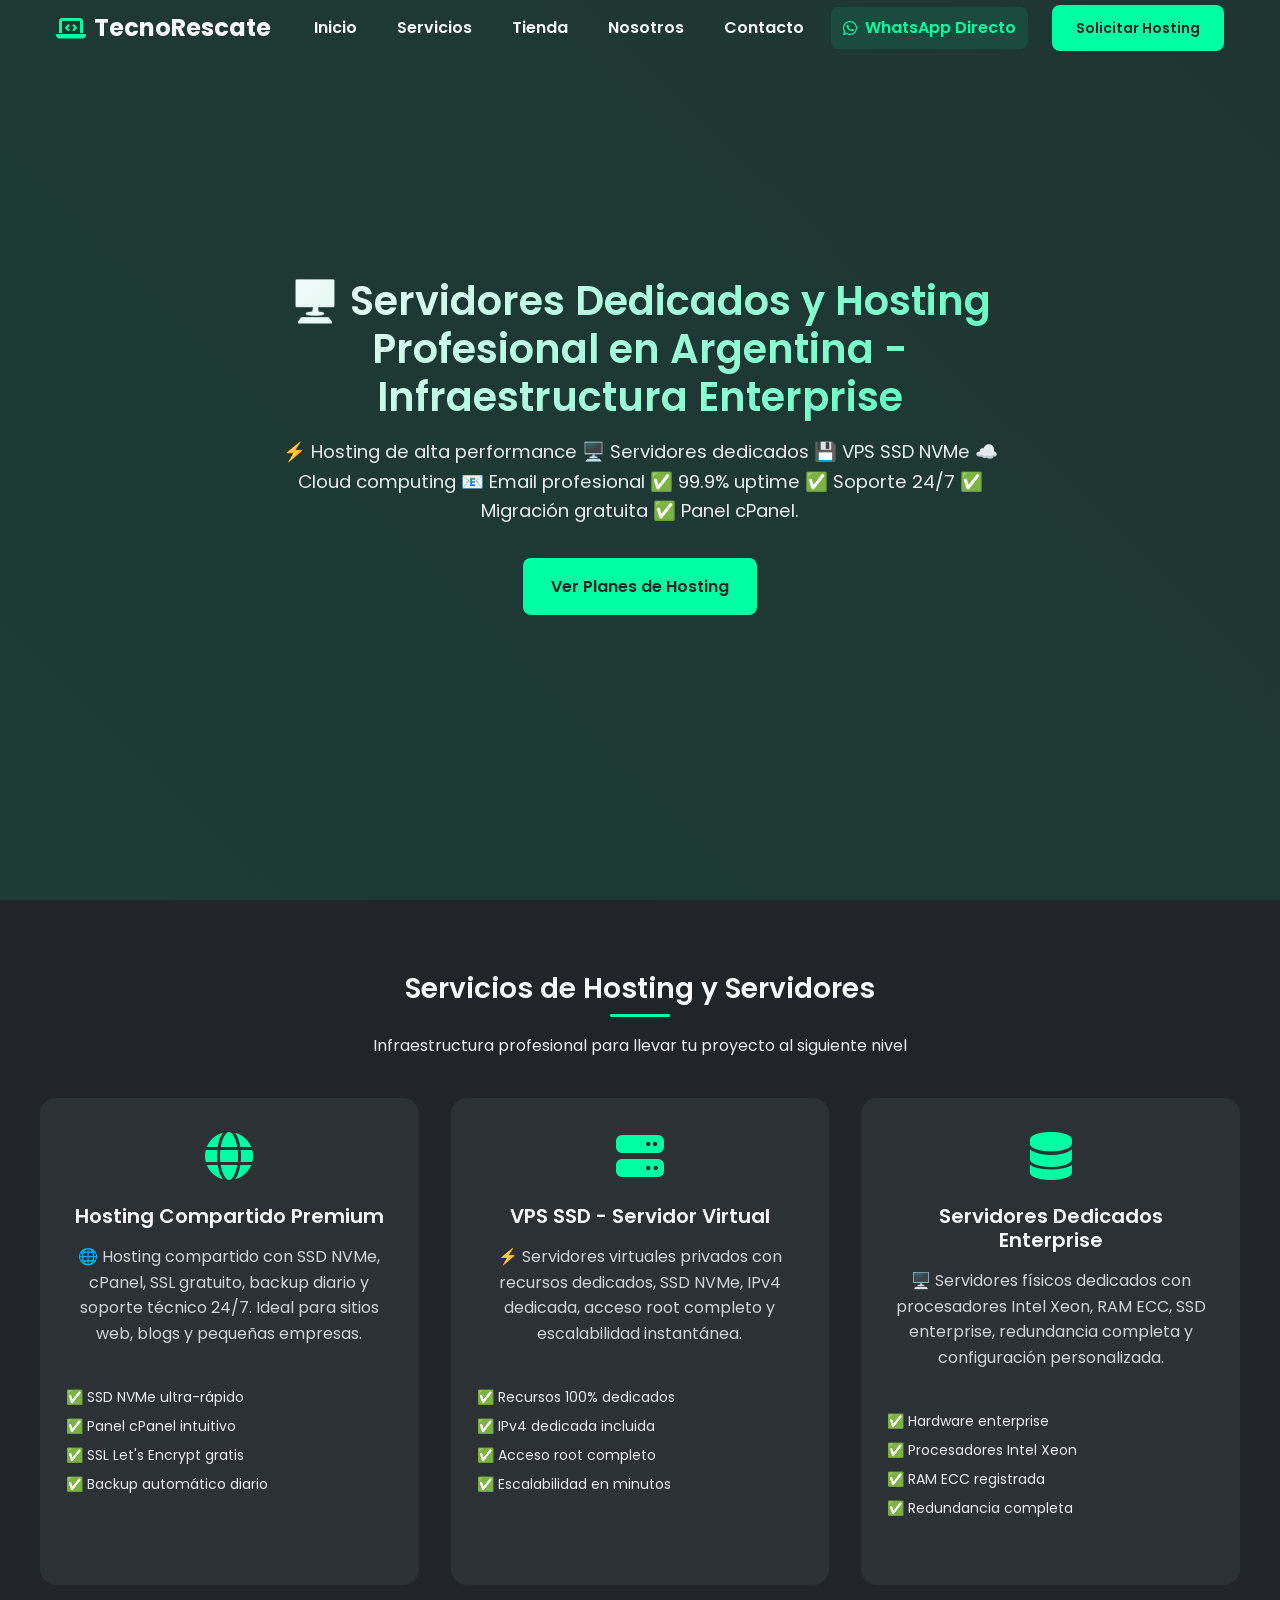
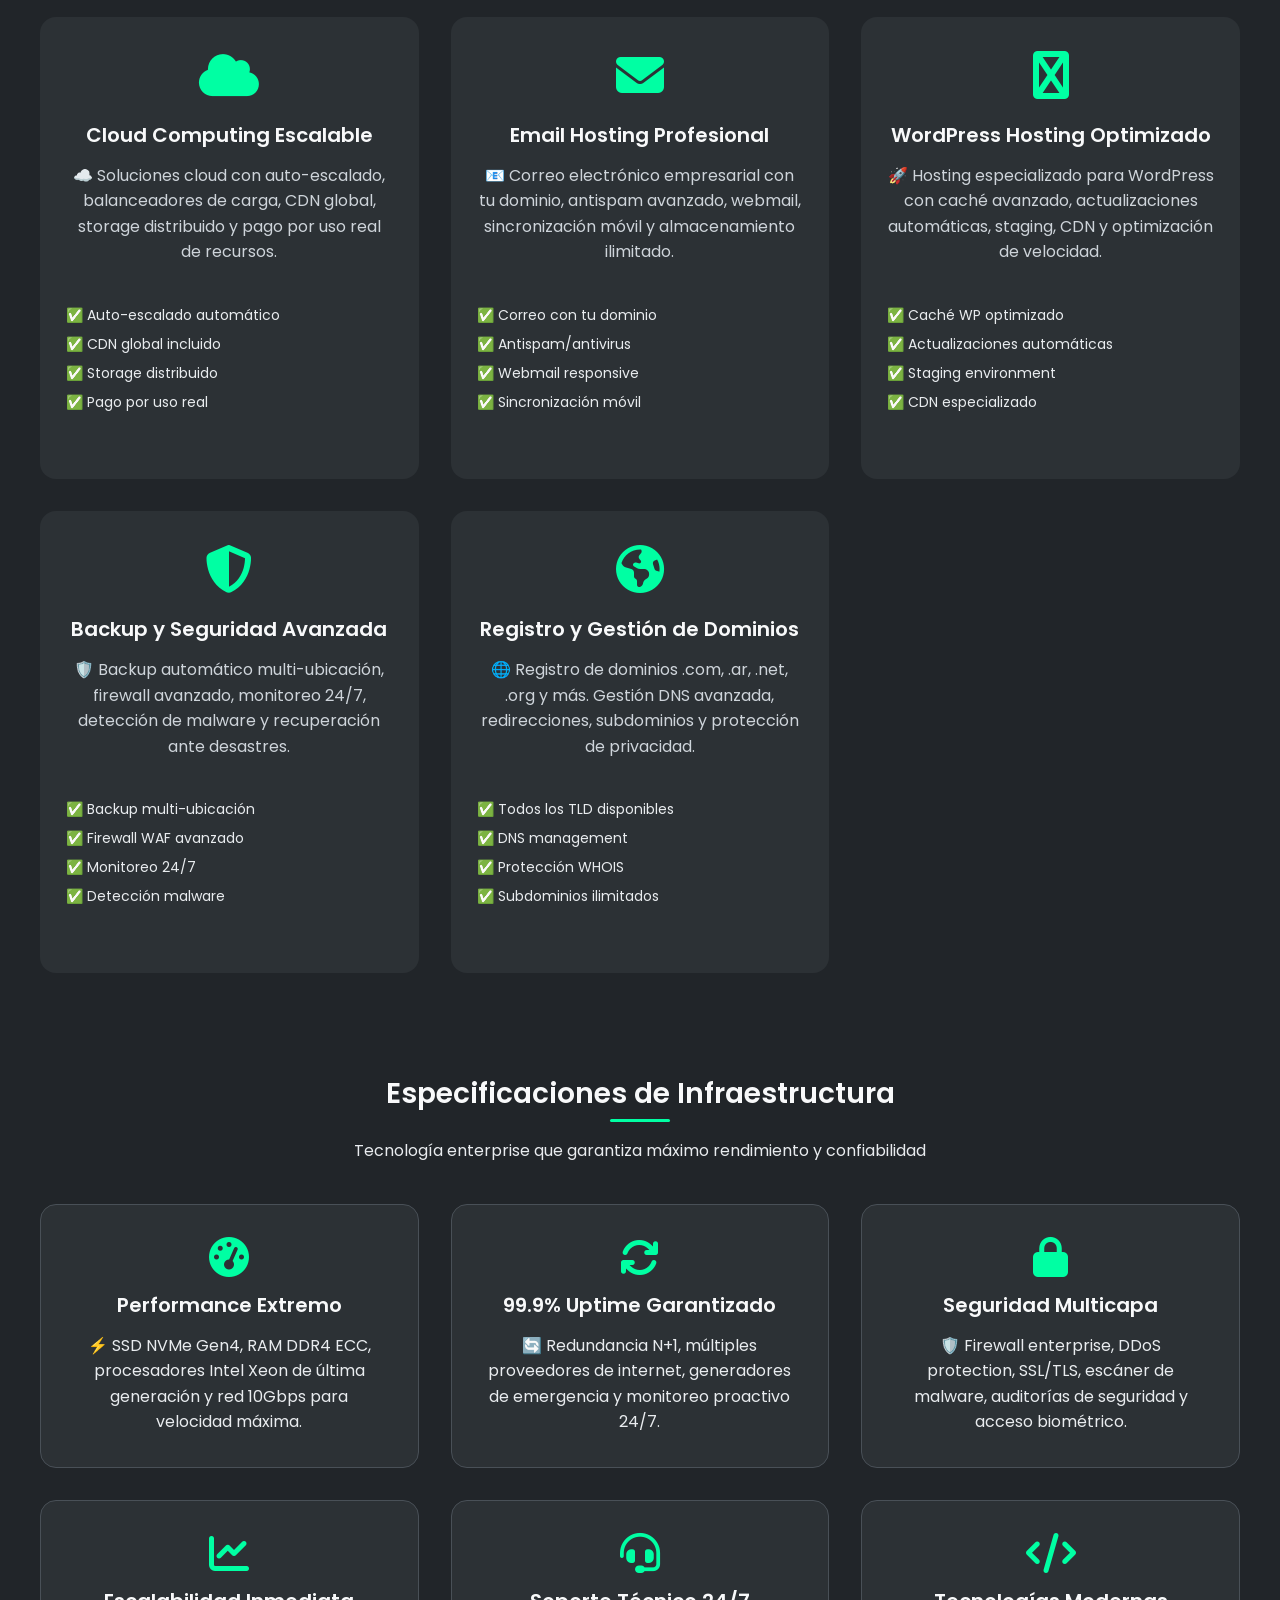
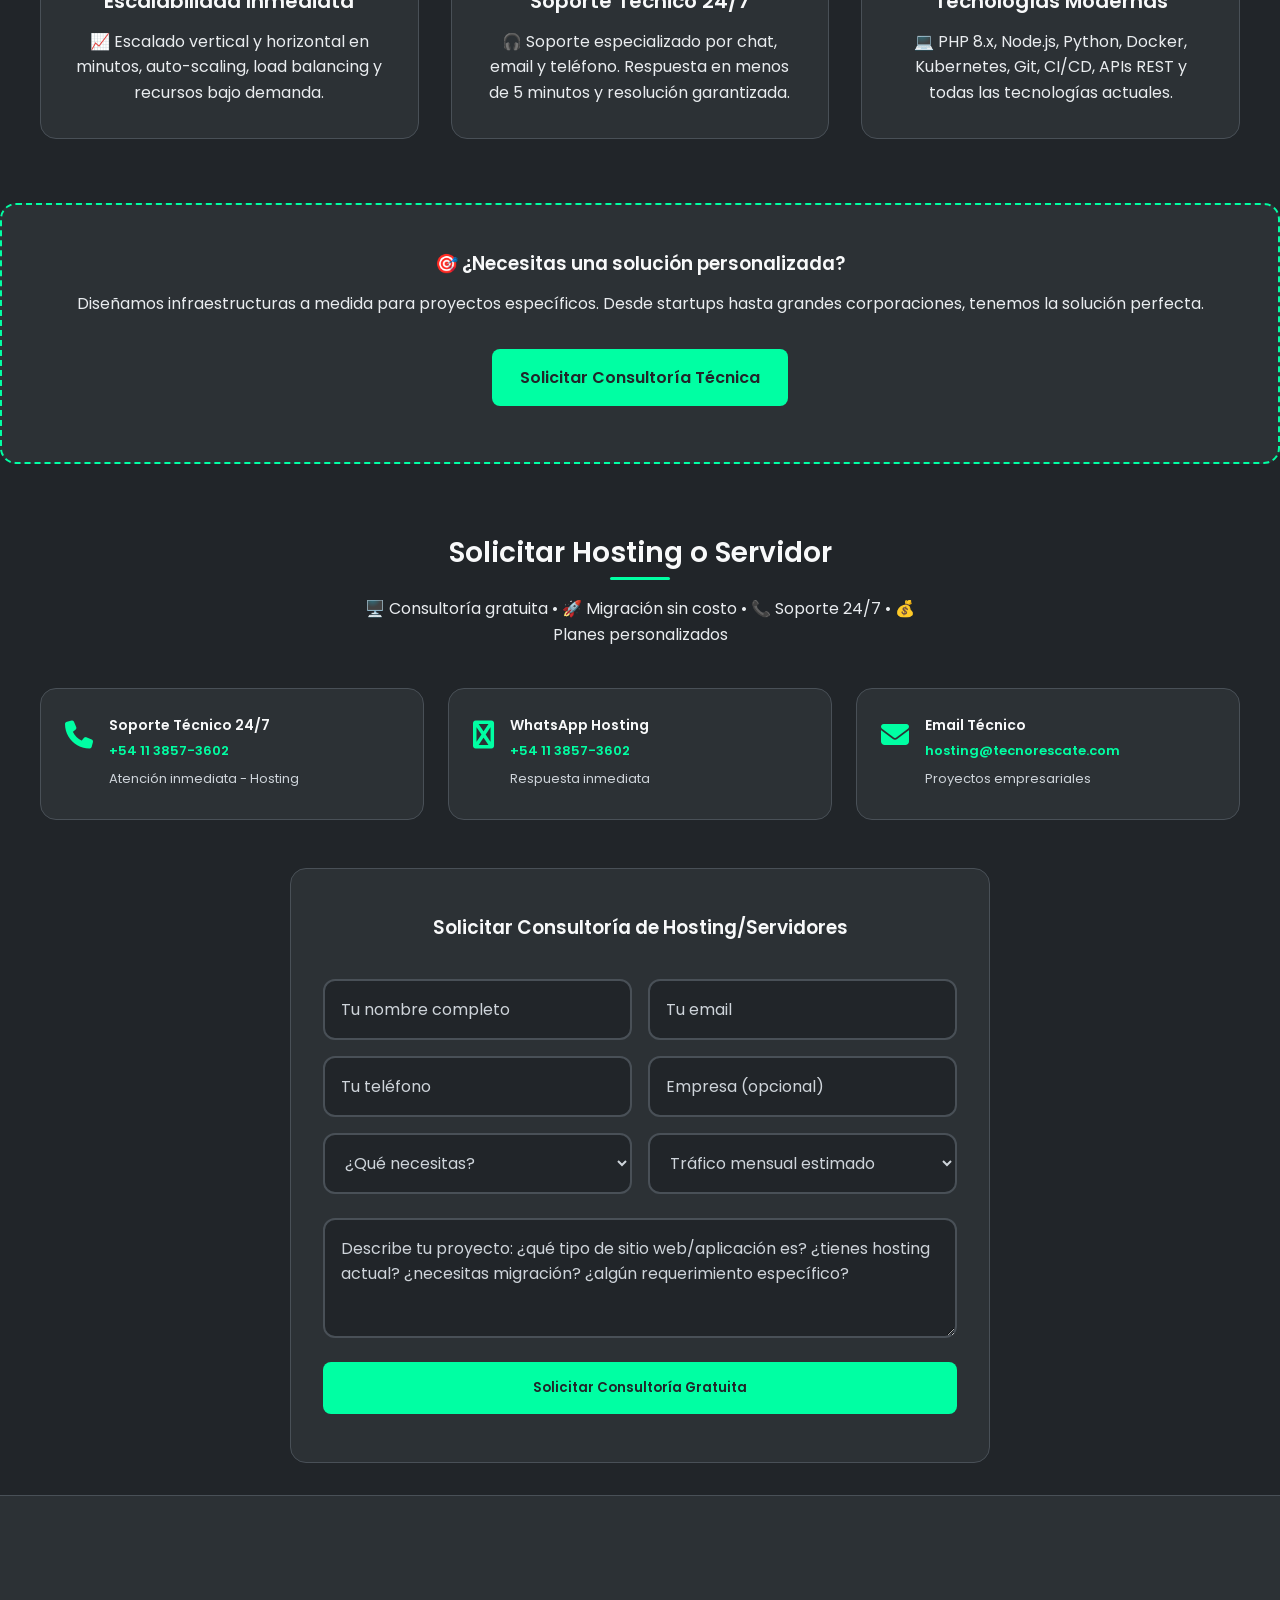
<file: servidores-dedicados-hosting.html>
<!DOCTYPE html>
<html lang="es">
<head>
    <meta charset="UTF-8">
    <meta name="viewport" content="width=device-width, initial-scale=1.0">
    
    <!-- SEO Meta Tags Optimizados para Servidores y Hosting -->
    <title>🖥️ Servidores Dedicados y Hosting Profesional | TecnoRescate - Cloud, VPS, Dedicados</title>
    <meta name="description" content="⚡ Servidores dedicados, VPS, hosting profesional y cloud en Buenos Aires. Infraestructura enterprise, 99.9% uptime. ✅ SSD NVMe ✅ Backup automático ✅ Soporte 24/7 ✅ Migración gratuita">
    <meta name="keywords" content="servidores dedicados Buenos Aires, hosting profesional Argentina, VPS SSD, cloud hosting, servidor web, email hosting, backup automático, migración web, panel cPanel, WordPress hosting, SSL certificados, dominio registro, uptime 99.9%, soporte técnico 24/7">
    <meta name="author" content="TecnoRescate - Hosting y Servidores">
    <link rel="canonical" href="https://www.tecnorescate.com/servidores-dedicados-hosting.html">
    
    <!-- Open Graph / Facebook -->
    <meta property="og:type" content="website">
    <meta property="og:url" content="https://www.tecnorescate.com/servidores-dedicados-hosting">
    <meta property="og:title" content="🖥️ Servidores Dedicados y Hosting | TecnoRescate">
    <meta property="og:description" content="⚡ Infraestructura profesional con servidores dedicados, VPS y hosting de alta performance con 99.9% uptime garantizado.">
    <meta property="og:image" content="https://www.tecnorescate.com/images/servidores-hosting-og.jpg">
    
    <!-- Twitter -->
    <meta property="twitter:card" content="summary_large_image">
    <meta property="twitter:url" content="https://www.tecnorescate.com/servidores-dedicados-hosting">
    <meta property="twitter:title" content="🖥️ Servidores Dedicados y Hosting | TecnoRescate">
    <meta property="twitter:description" content="⚡ Infraestructura enterprise con servidores dedicados y hosting profesional.">
    <meta property="twitter:image" content="https://www.tecnorescate.com/images/servidores-hosting-twitter.jpg">
    
    <!-- Schema.org markup para servicios de hosting -->
    <script type="application/ld+json">
    {
      "@context": "https://schema.org",
      "@type": "Service",
      "name": "Servidores Dedicados y Hosting Profesional",
      "description": "Servicios profesionales de hosting, servidores dedicados, VPS, cloud computing, email hosting, registro de dominios y soluciones de infraestructura empresarial.",
      "provider": {
        "@type": "LocalBusiness",
        "name": "TecnoRescate",
        "telephone": "+54-9-11-1234-5678",
        "url": "https://www.tecnorescate.com",
        "address": {
          "@type": "PostalAddress",
          "streetAddress": "Beron de Astrada 2783",
          "addressLocality": "Ramos Mejia",
          "addressRegion": "Buenos Aires",
          "postalCode": "1000",
          "addressCountry": "AR"
        },
        "geo": {
          "@type": "GeoCoordinates",
          "latitude": "-34.6037",
          "longitude": "-58.3816"
        },
        "openingHours": "Mo-Su 00:00-23:59",
        "priceRange": "$$$"
      },
      "serviceType": "Hosting y Servidores",
      "areaServed": "Argentina",
      "hasOfferCatalog": {
        "@type": "OfferCatalog",
        "name": "Servicios de Hosting",
        "itemListElement": [
          {
            "@type": "Offer",
            "itemOffered": {
              "@type": "Service",
              "name": "Hosting Compartido"
            },
            "priceRange": "$"
          },
          {
            "@type": "Offer",
            "itemOffered": {
              "@type": "Service",
              "name": "VPS SSD"
            },
            "priceRange": "$$"
          },
          {
            "@type": "Offer",
            "itemOffered": {
              "@type": "Service",
              "name": "Servidor Dedicado"
            },
            "priceRange": "$$$"
          }
        ]
      },
      "aggregateRating": {
        "@type": "AggregateRating",
        "ratingValue": "4.9",
        "reviewCount": "1200"
      }
    }
    </script>

    <!-- Google Fonts -->
    <link rel="preconnect" href="https://fonts.googleapis.com">
    <link rel="preconnect" href="https://fonts.gstatic.com" crossorigin>
    <link rel="preload" href="https://fonts.googleapis.com/css2?family=Poppins:wght@300;400;600;700&display=swap" as="style" onload="this.onload=null;this.rel='stylesheet'">
    <noscript><link rel="stylesheet" href="https://fonts.googleapis.com/css2?family=Poppins:wght@300;400;600;700&display=swap"></noscript>

    <!-- Font Awesome (para íconos) -->
    <link rel="stylesheet" href="https://cdnjs.cloudflare.com/ajax/libs/font-awesome/6.5.1/css/all.min.css" media="print" onload="this.media='all'">
    <noscript><link rel="stylesheet" href="https://cdnjs.cloudflare.com/ajax/libs/font-awesome/6.5.1/css/all.min.css"></noscript>

    <!-- PWA Manifest -->
    <link rel="manifest" href="manifest.json">
    <meta name="theme-color" content="#00FFA3">
    <meta name="apple-mobile-web-app-capable" content="yes">
    <meta name="apple-mobile-web-app-status-bar-style" content="default">
    <meta name="apple-mobile-web-app-title" content="TecnoRescate - Hosting">

    <!-- Enlace a tu hoja de estilos CSS -->
    <link rel="stylesheet" href="styles.css">
</head>
<body>

    <!-- ==================== Header ==================== -->
    <header class="header" id="header">
        <nav class="nav container">
            <a href="index.html" class="nav__logo">
                <i class="fas fa-laptop-code" aria-hidden="true"></i>
                TecnoRescate
            </a>
            
            <div class="nav__menu" id="nav-menu">
                <ul class="nav__list">
                    <li class="nav__item"><a href="index.html#home" class="nav__link">Inicio</a></li>
                    <li class="nav__item"><a href="index.html#services" class="nav__link">Servicios</a></li>
                    <li class="nav__item"><a href="index.html#store" class="nav__link">Tienda</a></li>
                    <li class="nav__item"><a href="index.html#about" class="nav__link">Nosotros</a></li>
                    <li class="nav__item"><a href="index.html#contact" class="nav__link">Contacto</a></li>
                </ul>
                <div class="nav__close" id="nav-close">
                    <i class="fas fa-times"></i>
                </div>
            </div>
            
            <div class="nav__actions">
                <a href="https://wa.me/541138573602?text=Hola, necesito hosting y servidores" class="nav__phone" target="_blank" rel="noopener">
                    <i class="fab fa-whatsapp"></i>
                    <span>WhatsApp Directo</span>
                </a>
                <a href="#contact" class="button button--header">Solicitar Hosting</a>
                
                <div class="nav__toggle" id="nav-toggle">
                    <i class="fas fa-bars"></i>
                </div>
            </div>
        </nav>
    </header>

    <main>
        <!-- ==================== Hero Section Hosting ==================== -->
        <section class="hero" id="home">
            <div class="hero__container container">
                <!-- H1: Título principal optimizado para SEO -->
                <h1 class="hero__title">🖥️ Servidores Dedicados y Hosting Profesional en Argentina - Infraestructura Enterprise</h1>
                <p class="hero__subtitle">⚡ Hosting de alta performance 🖥️ Servidores dedicados 💾 VPS SSD NVMe ☁️ Cloud computing 📧 Email profesional ✅ 99.9% uptime ✅ Soporte 24/7 ✅ Migración gratuita ✅ Panel cPanel.</p>
                <a href="#gallery" class="button button--hero">Ver Planes de Hosting</a>
            </div>
        </section>

        <!-- ==================== Servicios de Hosting ==================== -->
        <section class="section container" id="gallery">
            <h2 class="section__title">Servicios de Hosting y Servidores</h2>
            <p class="section__subtitle">Infraestructura profesional para llevar tu proyecto al siguiente nivel</p>
            <div class="services__container grid">
                <!-- Hosting Compartido -->
                <article class="service__card" itemscope itemtype="https://schema.org/Service">
                    <i class="fas fa-globe service__icon" aria-hidden="true"></i>
                    <h3 class="service__title" itemprop="name">Hosting Compartido Premium</h3>
                    <p class="service__description" itemprop="description">🌐 Hosting compartido con SSD NVMe, cPanel, SSL gratuito, backup diario y soporte técnico 24/7. Ideal para sitios web, blogs y pequeñas empresas.</p>
                    <ul class="service__features">
                        <li>✅ SSD NVMe ultra-rápido</li>
                        <li>✅ Panel cPanel intuitivo</li>
                        <li>✅ SSL Let's Encrypt gratis</li>
                        <li>✅ Backup automático diario</li>
                    </ul>
                </article>

                <!-- VPS -->
                <article class="service__card" itemscope itemtype="https://schema.org/Service">
                    <i class="fas fa-server service__icon" aria-hidden="true"></i>
                    <h3 class="service__title" itemprop="name">VPS SSD - Servidor Virtual</h3>
                    <p class="service__description" itemprop="description">⚡ Servidores virtuales privados con recursos dedicados, SSD NVMe, IPv4 dedicada, acceso root completo y escalabilidad instantánea.</p>
                    <ul class="service__features">
                        <li>✅ Recursos 100% dedicados</li>
                        <li>✅ IPv4 dedicada incluida</li>
                        <li>✅ Acceso root completo</li>
                        <li>✅ Escalabilidad en minutos</li>
                    </ul>
                </article>

                <!-- Servidores Dedicados -->
                <article class="service__card" itemscope itemtype="https://schema.org/Service">
                    <i class="fas fa-database service__icon" aria-hidden="true"></i>
                    <h3 class="service__title" itemprop="name">Servidores Dedicados Enterprise</h3>
                    <p class="service__description" itemprop="description">🖥️ Servidores físicos dedicados con procesadores Intel Xeon, RAM ECC, SSD enterprise, redundancia completa y configuración personalizada.</p>
                    <ul class="service__features">
                        <li>✅ Hardware enterprise</li>
                        <li>✅ Procesadores Intel Xeon</li>
                        <li>✅ RAM ECC registrada</li>
                        <li>✅ Redundancia completa</li>
                    </ul>
                </article>

                <!-- Cloud Computing -->
                <article class="service__card" itemscope itemtype="https://schema.org/Service">
                    <i class="fas fa-cloud service__icon" aria-hidden="true"></i>
                    <h3 class="service__title" itemprop="name">Cloud Computing Escalable</h3>
                    <p class="service__description" itemprop="description">☁️ Soluciones cloud con auto-escalado, balanceadores de carga, CDN global, storage distribuido y pago por uso real de recursos.</p>
                    <ul class="service__features">
                        <li>✅ Auto-escalado automático</li>
                        <li>✅ CDN global incluido</li>
                        <li>✅ Storage distribuido</li>
                        <li>✅ Pago por uso real</li>
                    </ul>
                </article>

                <!-- Email Hosting -->
                <article class="service__card" itemscope itemtype="https://schema.org/Service">
                    <i class="fas fa-envelope service__icon" aria-hidden="true"></i>
                    <h3 class="service__title" itemprop="name">Email Hosting Profesional</h3>
                    <p class="service__description" itemprop="description">📧 Correo electrónico empresarial con tu dominio, antispam avanzado, webmail, sincronización móvil y almacenamiento ilimitado.</p>
                    <ul class="service__features">
                        <li>✅ Correo con tu dominio</li>
                        <li>✅ Antispam/antivirus</li>
                        <li>✅ Webmail responsive</li>
                        <li>✅ Sincronización móvil</li>
                    </ul>
                </article>

                <!-- WordPress Hosting -->
                <article class="service__card" itemscope itemtype="https://schema.org/Service">
                    <i class="fas fa-wordpress service__icon" aria-hidden="true"></i>
                    <h3 class="service__title" itemprop="name">WordPress Hosting Optimizado</h3>
                    <p class="service__description" itemprop="description">🚀 Hosting especializado para WordPress con caché avanzado, actualizaciones automáticas, staging, CDN y optimización de velocidad.</p>
                    <ul class="service__features">
                        <li>✅ Caché WP optimizado</li>
                        <li>✅ Actualizaciones automáticas</li>
                        <li>✅ Staging environment</li>
                        <li>✅ CDN especializado</li>
                    </ul>
                </article>

                <!-- Backup y Seguridad -->
                <article class="service__card" itemscope itemtype="https://schema.org/Service">
                    <i class="fas fa-shield-alt service__icon" aria-hidden="true"></i>
                    <h3 class="service__title" itemprop="name">Backup y Seguridad Avanzada</h3>
                    <p class="service__description" itemprop="description">🛡️ Backup automático multi-ubicación, firewall avanzado, monitoreo 24/7, detección de malware y recuperación ante desastres.</p>
                    <ul class="service__features">
                        <li>✅ Backup multi-ubicación</li>
                        <li>✅ Firewall WAF avanzado</li>
                        <li>✅ Monitoreo 24/7</li>
                        <li>✅ Detección malware</li>
                    </ul>
                </article>

                <!-- Registro de Dominios -->
                <article class="service__card" itemscope itemtype="https://schema.org/Service">
                    <i class="fas fa-globe-americas service__icon" aria-hidden="true"></i>
                    <h3 class="service__title" itemprop="name">Registro y Gestión de Dominios</h3>
                    <p class="service__description" itemprop="description">🌐 Registro de dominios .com, .ar, .net, .org y más. Gestión DNS avanzada, redirecciones, subdominios y protección de privacidad.</p>
                    <ul class="service__features">
                        <li>✅ Todos los TLD disponibles</li>
                        <li>✅ DNS management</li>
                        <li>✅ Protección WHOIS</li>
                        <li>✅ Subdominios ilimitados</li>
                    </ul>
                </article>
            </div>
        </section>

        <!-- ==================== Especificaciones Técnicas ==================== -->
        <section class="section container" id="specs">
            <h2 class="section__title">Especificaciones de Infraestructura</h2>
            <p class="section__subtitle">Tecnología enterprise que garantiza máximo rendimiento y confiabilidad</p>
            <div class="about__container grid">
                <article class="about__item">
                    <i class="fas fa-tachometer-alt about__icon" aria-hidden="true"></i>
                    <h3 class="about__title">Performance Extremo</h3>
                    <p>⚡ SSD NVMe Gen4, RAM DDR4 ECC, procesadores Intel Xeon de última generación y red 10Gbps para velocidad máxima.</p>
                </article>
                <article class="about__item">
                    <i class="fas fa-sync about__icon" aria-hidden="true"></i>
                    <h3 class="about__title">99.9% Uptime Garantizado</h3>
                    <p>🔄 Redundancia N+1, múltiples proveedores de internet, generadores de emergencia y monitoreo proactivo 24/7.</p>
                </article>
                <article class="about__item">
                    <i class="fas fa-lock about__icon" aria-hidden="true"></i>
                    <h3 class="about__title">Seguridad Multicapa</h3>
                    <p>🛡️ Firewall enterprise, DDoS protection, SSL/TLS, escáner de malware, auditorías de seguridad y acceso biométrico.</p>
                </article>
                <article class="about__item">
                    <i class="fas fa-chart-line about__icon" aria-hidden="true"></i>
                    <h3 class="about__title">Escalabilidad Inmediata</h3>
                    <p>📈 Escalado vertical y horizontal en minutos, auto-scaling, load balancing y recursos bajo demanda.</p>
                </article>
                <article class="about__item">
                    <i class="fas fa-headset about__icon" aria-hidden="true"></i>
                    <h3 class="about__title">Soporte Técnico 24/7</h3>
                    <p>🎧 Soporte especializado por chat, email y teléfono. Respuesta en menos de 5 minutos y resolución garantizada.</p>
                </article>
                <article class="about__item">
                    <i class="fas fa-code about__icon" aria-hidden="true"></i>
                    <h3 class="about__title">Tecnologías Modernas</h3>
                    <p>💻 PHP 8.x, Node.js, Python, Docker, Kubernetes, Git, CI/CD, APIs REST y todas las tecnologías actuales.</p>
                </article>
            </div>
        </section>

        
            
            <!-- Información adicional -->
            <div class="store__cta">
                <h3>🎯 ¿Necesitas una solución personalizada?</h3>
                <p>Diseñamos infraestructuras a medida para proyectos específicos. Desde startups hasta grandes corporaciones, tenemos la solución perfecta.</p>
                <a href="#contact" class="button">Solicitar Consultoría Técnica</a>
            </div>
        </section>

        <!-- ==================== Contact Section ==================== -->
        <section class="section container" id="contact">
            <h2 class="section__title">Solicitar Hosting o Servidor</h2>
            <p class="section__subtitle">🖥️ Consultoría gratuita • 🚀 Migración sin costo • 📞 Soporte 24/7 • 💰 Planes personalizados</p>
            
            <!-- Información de contacto -->
            <div class="contact__info">
                <div class="contact__info-item">
                    <i class="fas fa-phone contact__info-icon"></i>
                    <div>
                        <h3>Soporte Técnico 24/7</h3>
                        <p><a href="tel:+541138573602">+54 11 3857-3602</a></p>
                        <small>Atención inmediata - Hosting</small>
                    </div>
                </div>
                <div class="contact__info-item">
                    <i class="fas fa-whatsapp contact__info-icon"></i>
                    <div>
                        <h3>WhatsApp Hosting</h3>
                        <p><a href="https://wa.me/541138573602?text=Hola, necesito hosting/servidor">+54 11 3857-3602</a></p>
                        <small>Respuesta inmediata</small>
                    </div>
                </div>
                <div class="contact__info-item">
                    <i class="fas fa-envelope contact__info-icon"></i>
                    <div>
                        <h3>Email Técnico</h3>
                        <p><a href="mailto:hosting@tecnorescate.com" class="contact__email">hosting@tecnorescate.com</a></p>
                        <small>Proyectos empresariales</small>
                    </div>
                </div>
            </div>
            
            <form action="#" class="contact__form" id="contactForm">
                <h3>Solicitar Consultoría de Hosting/Servidores</h3>
                <div class="contact__inputs">
                    <input type="text" name="nombre" placeholder="Tu nombre completo" class="contact__input" required>
                    <input type="email" name="email" placeholder="Tu email" class="contact__input" required>
                    <input type="tel" name="telefono" placeholder="Tu teléfono" class="contact__input" required>
                    <input type="text" name="empresa" placeholder="Empresa (opcional)" class="contact__input">
                    <select name="tipoServicio" class="contact__input" required>
                        <option value="">¿Qué necesitas?</option>
                        <option value="hosting-compartido">Hosting Compartido</option>
                        <option value="vps">VPS/Servidor Virtual</option>
                        <option value="servidor-dedicado">Servidor Dedicado</option>
                        <option value="cloud">Solución Cloud</option>
                        <option value="email">Email Hosting</option>
                        <option value="migracion">Migración de Hosting</option>
                        <option value="dominio">Registro de Dominio</option>
                        <option value="otro">Otro servicio</option>
                    </select>
                    <select name="traficoEstimado" class="contact__input">
                        <option value="">Tráfico mensual estimado</option>
                        <option value="bajo">Menos de 10,000 visitas</option>
                        <option value="medio">10,000 - 50,000 visitas</option>
                        <option value="alto">50,000 - 200,000 visitas</option>
                        <option value="muy-alto">Más de 200,000 visitas</option>
                        <option value="no-se">No estoy seguro</option>
                    </select>
                </div>
                <textarea name="detalles" placeholder="Describe tu proyecto: ¿qué tipo de sitio web/aplicación es? ¿tienes hosting actual? ¿necesitas migración? ¿algún requerimiento específico?" class="contact__input" rows="4"></textarea>
                <button type="submit" class="button">Solicitar Consultoría Gratuita</button>
            </form>
        </section>
    </main>

    <!-- ==================== Footer ==================== -->
    <footer class="footer" itemscope itemtype="https://schema.org/LocalBusiness">
        <div class="footer__container container grid">
            <div class="footer__about">
                <h3 class="footer__title" itemprop="name">TecnoRescate - Hosting</h3>
                <p class="footer__description" itemprop="description">Proveedor líder de hosting y servidores en Argentina. Más de 8 años ofreciendo infraestructura confiable con 99.9% uptime y soporte técnico especializado.</p>
                <div class="footer__certifications">
                    <p><strong>Certificaciones y Partners:</strong></p>
                    <ul>
                        <li>✅ cPanel Official Partner</li>
                        <li>✅ CloudFlare Partner</li>
                        <li>✅ Let's Encrypt Certified</li>
                        <li>✅ Intel Technology Provider</li>
                    </ul>
                </div>
            </div>
            <div class="footer__content">
                <h3 class="footer__title">Servicios de Hosting</h3>
                <ul>
                    <li><a href="#gallery" class="footer__link">Hosting Compartido</a></li>
                    <li><a href="#gallery" class="footer__link">VPS SSD</a></li>
                    <li><a href="#gallery" class="footer__link">Servidores Dedicados</a></li>
                    <li><a href="#gallery" class="footer__link">Cloud Computing</a></li>
                    <li><a href="#gallery" class="footer__link">Email Hosting</a></li>
                    <li><a href="#gallery" class="footer__link">WordPress Hosting</a></li>
                    <li><a href="#gallery" class="footer__link">Registro Dominios</a></li>
                    <li><a href="index.html#services" class="footer__link">Otros Servicios</a></li>
                </ul>
            </div>
            <div class="footer__content" itemprop="contactPoint" itemscope itemtype="https://schema.org/ContactPoint">
                <h3 class="footer__title">Contacto Hosting</h3>
                <ul>
                    <li class="footer__info">🌐 Datacenter Tier III Argentina</li>
                    <li class="footer__info">📍 <span itemprop="streetAddress">Beron de Astrada 2783, Ramos Mejia</span></li>
                    <li class="footer__info">📞 <a href="tel:+541138573602" itemprop="telephone">+54 11 3857-3602</a> (24/7)</li>
                    <li class="footer__info">📧 <a href="mailto:hosting@tecnorescate.com" itemprop="email">hosting@tecnorescate.com</a></li>
                    <li class="footer__info">🕒 <span itemprop="hoursAvailable">Soporte 24/7/365</span></li>
                    <li class="footer__info">🚀 Migración gratuita incluida</li>
                </ul>
            </div>
            <div class="footer__content">
                <h3 class="footer__title">Síguenos</h3>
                <div class="footer__social">
                    <a href="https://facebook.com/tecnorescate" class="footer__social-link" aria-label="Facebook TecnoRescate" target="_blank" rel="noopener">
                        <i class="fab fa-facebook" aria-hidden="true"></i>
                    </a>
                    <a href="https://instagram.com/tecnorescate" class="footer__social-link" aria-label="Instagram TecnoRescate" target="_blank" rel="noopener">
                        <i class="fab fa-instagram" aria-hidden="true"></i>
                    </a>
                    <a href="https://linkedin.com/company/tecnorescate" class="footer__social-link" aria-label="LinkedIn TecnoRescate" target="_blank" rel="noopener">
                        <i class="fab fa-linkedin" aria-hidden="true"></i>
                    </a>
                    <a href="https://wa.me/541138573602?text=Hola, necesito hosting/servidor" class="footer__social-link footer__social-link--whatsapp" aria-label="WhatsApp TecnoRescate" target="_blank" rel="noopener">
                        <i class="fab fa-whatsapp" aria-hidden="true"></i>
                    </a>
                </div>
                <div class="footer__reviews">
                    <p><strong>⭐⭐⭐⭐⭐ 4.9</strong></p>
                    <p>+1200 sitios alojados</p>
                    <a href="index.html" class="footer__link">Ver todos los servicios</a>
                </div>
            </div>
        </div>
        
        <!-- SEO adicional -->
        <div class="footer__seo">
            <div class="container">
                <h4>Tecnologías y Software que Soportamos</h4>
                <p><strong>Lenguajes:</strong> PHP 8.x, Node.js, Python, Ruby, Java, .NET Core, Go</p>
                <p><strong>Bases de Datos:</strong> MySQL, PostgreSQL, MongoDB, Redis, MariaDB</p>
                <p><strong>CMS:</strong> WordPress, Drupal, Joomla, Magento, PrestaShop, Laravel</p>
            </div>
        </div>
        
        <p class="footer__copy">© 2025 TecnoRescate - Hosting y Servidores en Argentina. Todos los derechos reservados. | <a href="index.html" class="footer__link">Inicio</a> | <a href="#" class="footer__link">SLA 99.9%</a></p>
    </footer>

    <script>
        /*==================== MOBILE MENU ====================*/
        const navMenu = document.getElementById('nav-menu'),
              navToggle = document.getElementById('nav-toggle'),
              navClose = document.getElementById('nav-close');

        if(navToggle){
            navToggle.addEventListener('click', () =>{
                navMenu.classList.add('show-menu');
            });
        }

        if(navClose){
            navClose.addEventListener('click', () =>{
                navMenu.classList.remove('show-menu');
            });
        }

        const navLink = document.querySelectorAll('.nav__link');
        function linkAction(){
            const navMenu = document.getElementById('nav-menu');
            navMenu.classList.remove('show-menu');
        }
        navLink.forEach(n => n.addEventListener('click', linkAction));

        /*==================== SCROLL HEADER ====================*/
        function scrollHeader(){
            const header = document.getElementById('header');
            if(this.scrollY >= 80) header.classList.add('scroll-header');
            else header.classList.remove('scroll-header');
        }
        window.addEventListener('scroll', scrollHeader);

        /*==================== SMOOTH SCROLLING ====================*/
        document.querySelectorAll('a[href^="#"]').forEach(anchor => {
            anchor.addEventListener('click', function (e) {
                e.preventDefault();
                const target = document.querySelector(this.getAttribute('href'));
                if(target) {
                    target.scrollIntoView({
                        behavior: 'smooth',
                        block: 'start'
                    });
                }
            });
        });

        /*==================== CONTACT FORM ====================*/
        const contactForm = document.getElementById('contactForm');
        if(contactForm) {
            contactForm.addEventListener('submit', function(e) {
                e.preventDefault();
                
                const formData = new FormData(this);
                const nombre = formData.get('nombre');
                const email = formData.get('email');
                const telefono = formData.get('telefono');
                const empresa = formData.get('empresa');
                const tipoServicio = formData.get('tipoServicio');
                const traficoEstimado = formData.get('traficoEstimado');
                const detalles = formData.get('detalles');
                
                const whatsappMessage = `🖥️ ¡Hola! Necesito hosting/servidor:%0A%0A` +
                    `👤 Nombre: ${nombre}%0A` +
                    `📧 Email: ${email}%0A` +
                    `📞 Teléfono: ${telefono}%0A` +
                    `🏢 Empresa: ${empresa || 'Particular'}%0A` +
                    `🖥️ Servicio: ${tipoServicio}%0A` +
                    `📊 Tráfico: ${traficoEstimado || 'A definir'}%0A` +
                    `📝 Detalles: ${detalles || 'Sin detalles adicionales'}%0A%0A` +
                    `Solicito consultoría GRATUITA de hosting. ¡Gracias!`;
                
                window.open(`https://wa.me/541138573602?text=${whatsappMessage}`, '_blank');
                alert('¡Perfecto! Te estamos redirigiendo a WhatsApp para la consultoría gratuita de hosting.');
                this.reset();
            });
        }

        /*==================== PRODUCT BUTTONS ====================*/
        document.querySelectorAll('.button--product').forEach(button => {
            button.addEventListener('click', function() {
                const productCard = this.closest('.product__card');
                const productName = productCard.querySelector('.product__title').textContent;
                const productPrice = productCard.querySelector('.product__price').textContent;
                
                const whatsappMessage = `🖥️ ¡Hola! Me interesa este plan:%0A%0A` +
                    `🎯 Plan: ${productName}%0A` +
                    `💰 Precio: ${productPrice}%0A%0A` +
                    `Quiero información detallada y migración gratuita. ¡Gracias!`;
                
                window.open(`https://wa.me/541138573602?text=${whatsappMessage}`, '_blank');
            });
        });

        /*==================== ANIMATIONS ====================*/
        const observerOptions = {
            threshold: 0.1,
            rootMargin: '0px 0px -50px 0px'
        };

        const observer = new IntersectionObserver(function(entries) {
            entries.forEach(entry => {
                if(entry.isIntersecting) {
                    entry.target.style.opacity = '1';
                    entry.target.style.transform = 'translateY(0)';
                }
            });
        }, observerOptions);

        document.querySelectorAll('.service__card, .product__card, .about__item').forEach(el => {
            el.style.opacity = '0';
            el.style.transform = 'translateY(30px)';
            el.style.transition = 'opacity 0.6s ease, transform 0.6s ease';
            observer.observe(el);
        });
    </script>

</body>
</html>
</file>
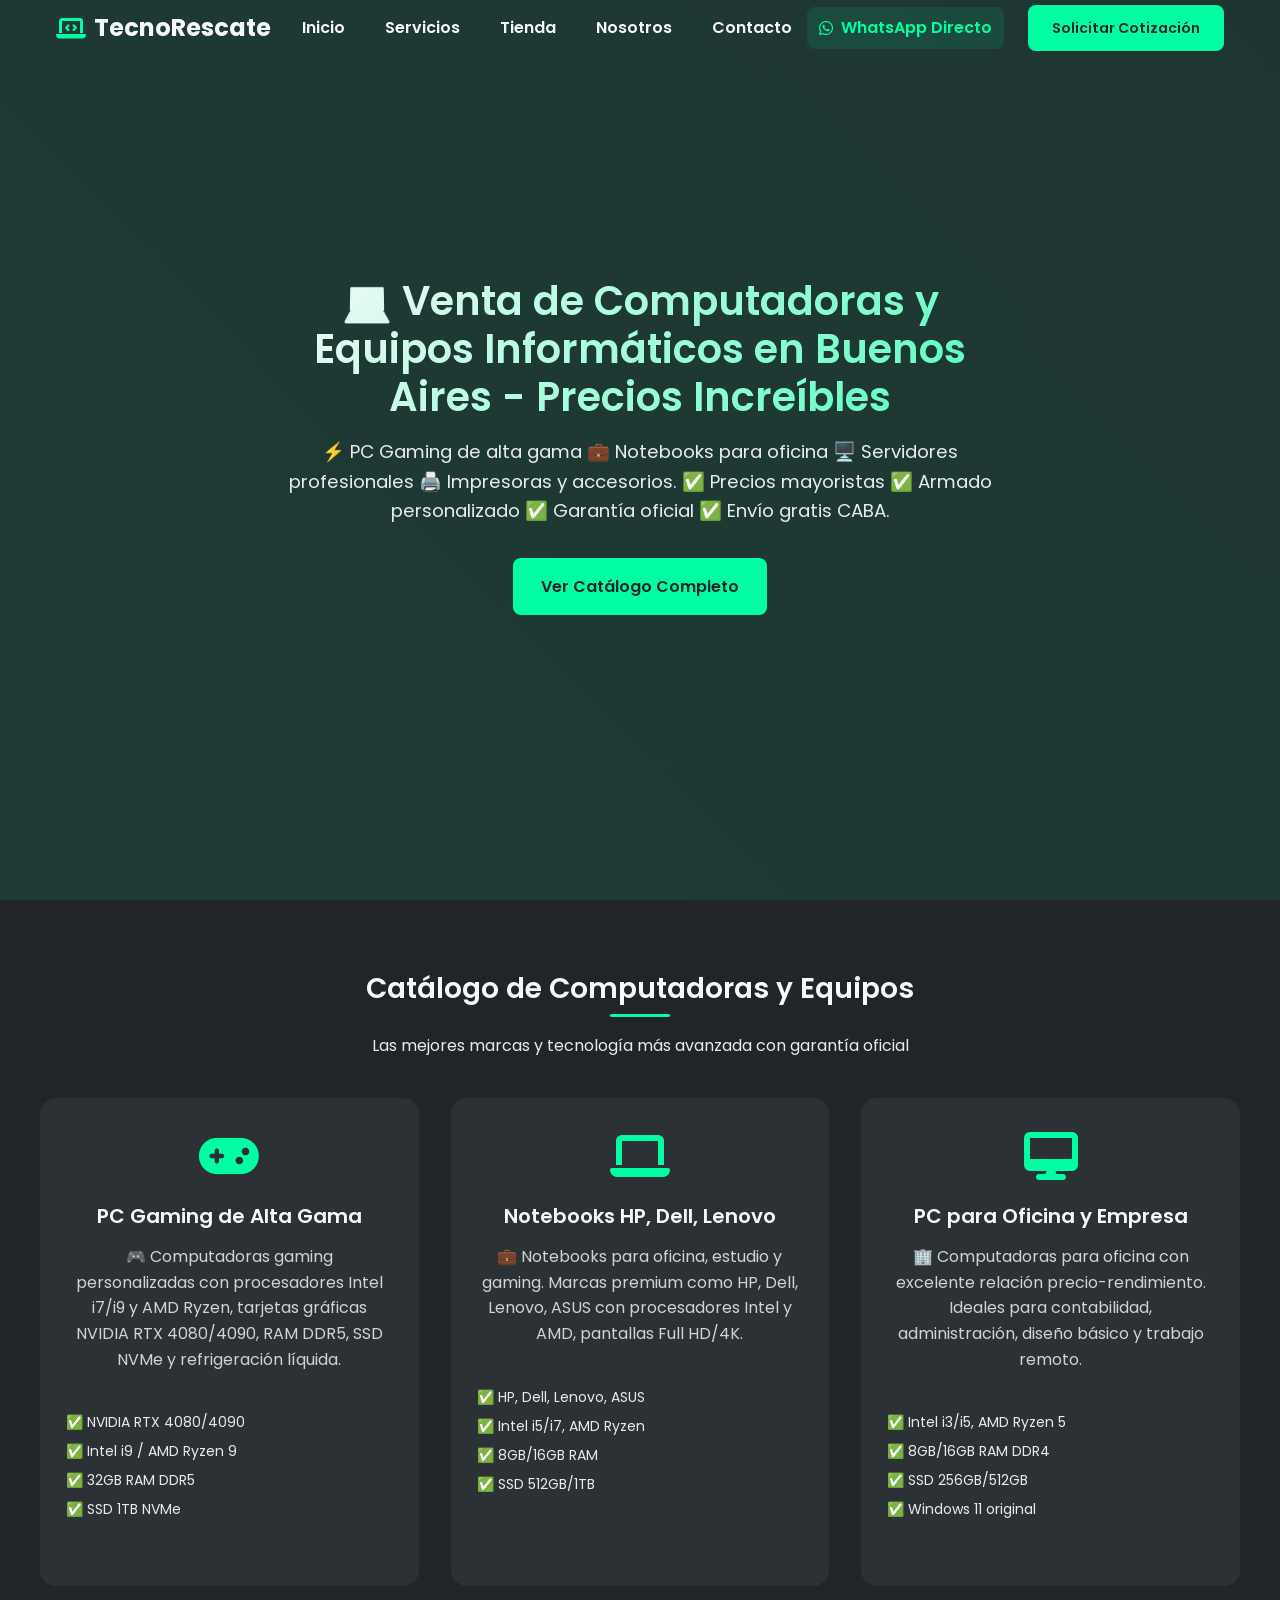
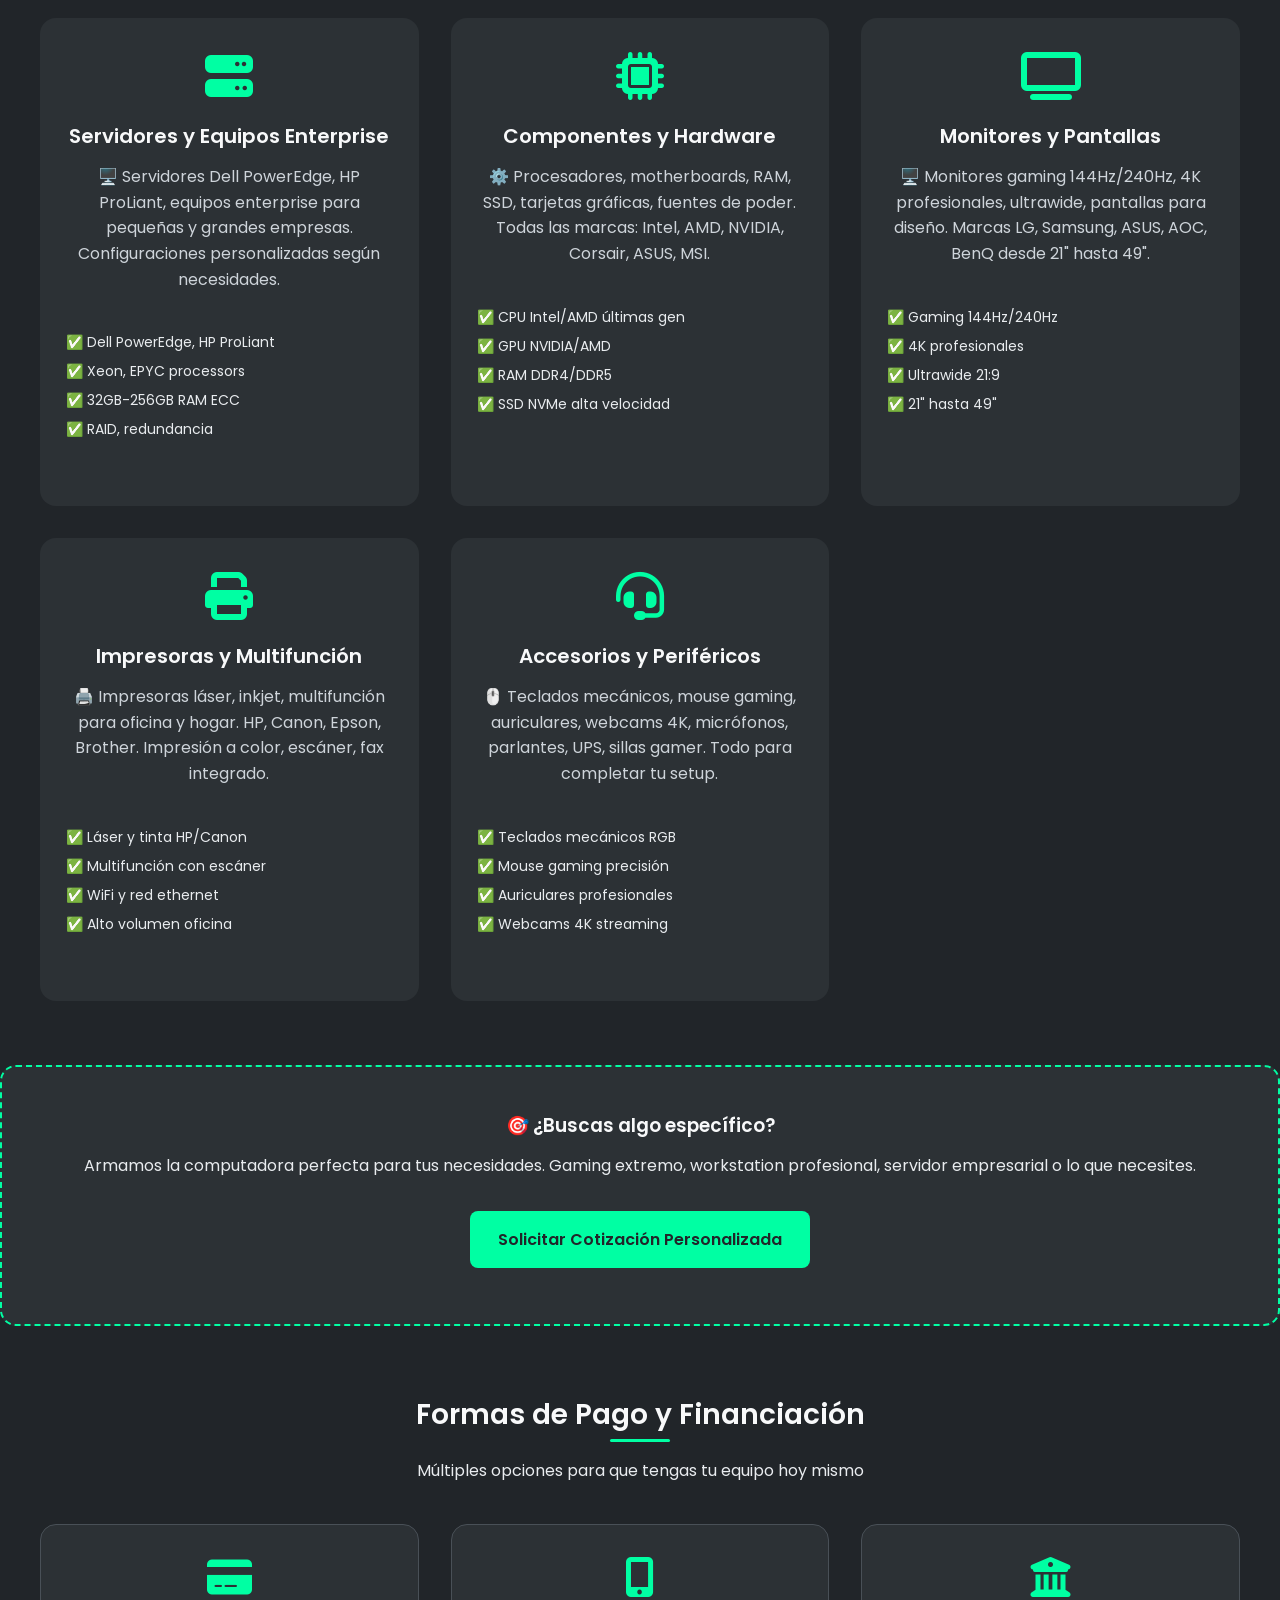
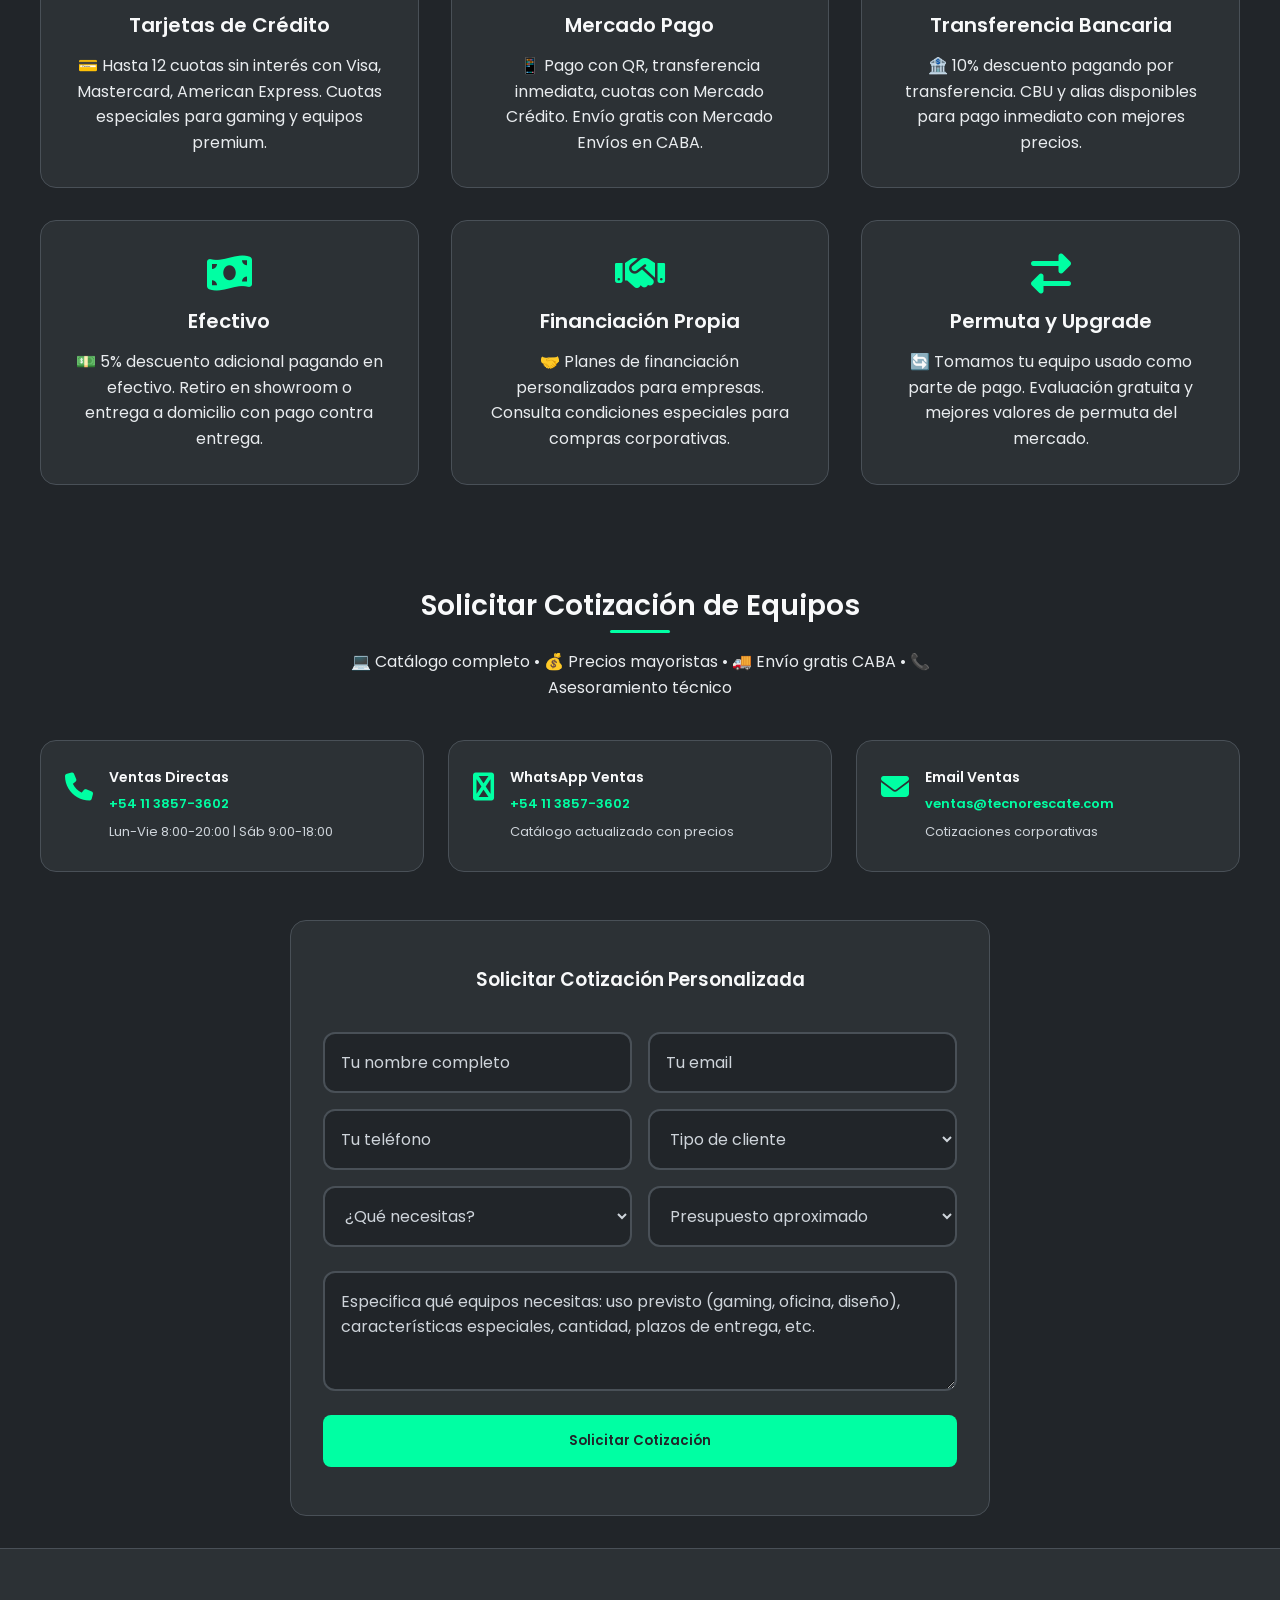
<file: venta-computadoras-equipos.html>
<!DOCTYPE html>
<html lang="es">
<head>
    <meta charset="UTF-8">
    <meta name="viewport" content="width=device-width, initial-scale=1.0">
    
    <!-- SEO Meta Tags Optimizados para Venta de Computadoras -->
    <title>💻 Venta Computadoras y Equipos Informáticos | TecnoRescate - Gaming, Oficina, Servidores</title>
    <meta name="description" content="⚡ Venta de computadoras, notebooks, equipos informáticos en Buenos Aires. PC gaming, oficina, servidores, impresoras. ✅ Precios mayoristas ✅ Armado personalizado ✅ Garantía oficial ✅ Envío gratis">
    <meta name="keywords" content="venta computadoras Buenos Aires, PC gaming venta, notebooks precios, equipos informáticos, servidores venta, impresoras oficina, armado PC personalizado, computadoras baratas, notebooks HP Dell Lenovo, gaming Nvidia AMD, CPU Intel AMD, motherboard venta, RAM memoria, SSD disco, monitores venta">
    <meta name="author" content="TecnoRescate - Tienda de Computadoras">
    <link rel="canonical" href="https://www.tecnorescate.com/venta-computadoras-equipos.html">
    
    <!-- Open Graph / Facebook -->
    <meta property="og:type" content="website">
    <meta property="og:url" content="https://www.tecnorescate.com/venta-computadoras-equipos">
    <meta property="og:title" content="💻 Venta Computadoras y Equipos | TecnoRescate">
    <meta property="og:description" content="⚡ Las mejores computadoras, notebooks y equipos informáticos con precios increíbles y garantía oficial.">
    <meta property="og:image" content="https://www.tecnorescate.com/images/tienda-computadoras-og.jpg">
    
    <!-- Twitter -->
    <meta property="twitter:card" content="summary_large_image">
    <meta property="twitter:url" content="https://www.tecnorescate.com/venta-computadoras-equipos">
    <meta property="twitter:title" content="💻 Venta Computadoras y Equipos | TecnoRescate">
    <meta property="twitter:description" content="⚡ Las mejores computadoras y equipos informáticos con garantía oficial.">
    <meta property="twitter:image" content="https://www.tecnorescate.com/images/tienda-computadoras-twitter.jpg">
    
    <!-- Schema.org markup para tienda -->
    <script type="application/ld+json">
    {
      "@context": "https://schema.org",
      "@type": "Store",
      "name": "TecnoRescate - Tienda de Computadoras",
      "description": "Tienda especializada en venta de computadoras, notebooks, equipos informáticos, PC gaming, servidores y accesorios con garantía oficial y precios mayoristas.",
      "url": "https://www.tecnorescate.com/venta-computadoras-equipos",
      "telephone": "+54-9-11-1234-5678",
      "address": {
        "@type": "PostalAddress",
        "streetAddress": "Beron de Astrada 2783",
        "addressLocality": "Ramos Mejia",
        "addressRegion": "Buenos Aires",
        "postalCode": "1000",
        "addressCountry": "AR"
      },
      "geo": {
        "@type": "GeoCoordinates",
        "latitude": "-34.6037",
        "longitude": "-58.3816"
      },
      "openingHours": "Mo-Fr 08:00-20:00, Sa 09:00-18:00",
      "priceRange": "$$",
      "hasOfferCatalog": {
        "@type": "OfferCatalog",
        "name": "Catálogo de Computadoras",
        "itemListElement": [
          {
            "@type": "Offer",
            "itemOffered": {
              "@type": "Product",
              "name": "PC Gaming",
              "category": "Computer"
            },
            "priceRange": "$$$"
          },
          {
            "@type": "Offer",
            "itemOffered": {
              "@type": "Product",
              "name": "Notebooks",
              "category": "Laptop"
            },
            "priceRange": "$$"
          },
          {
            "@type": "Offer",
            "itemOffered": {
              "@type": "Product",
              "name": "Servidores",
              "category": "Server"
            },
            "priceRange": "$$$$"
          }
        ]
      },
      "aggregateRating": {
        "@type": "AggregateRating",
        "ratingValue": "4.9",
        "reviewCount": "800"
      },
      "paymentAccepted": "Efectivo, Tarjeta de Crédito, Tarjeta de Débito, Transferencia Bancaria, Mercado Pago"
    }
    </script>

    <!-- Google Fonts -->
    <link rel="preconnect" href="https://fonts.googleapis.com">
    <link rel="preconnect" href="https://fonts.gstatic.com" crossorigin>
    <link rel="preload" href="https://fonts.googleapis.com/css2?family=Poppins:wght@300;400;600;700&display=swap" as="style" onload="this.onload=null;this.rel='stylesheet'">
    <noscript><link rel="stylesheet" href="https://fonts.googleapis.com/css2?family=Poppins:wght@300;400;600;700&display=swap"></noscript>

    <!-- Font Awesome (para íconos) -->
    <link rel="stylesheet" href="https://cdnjs.cloudflare.com/ajax/libs/font-awesome/6.5.1/css/all.min.css" media="print" onload="this.media='all'">
    <noscript><link rel="stylesheet" href="https://cdnjs.cloudflare.com/ajax/libs/font-awesome/6.5.1/css/all.min.css"></noscript>

    <!-- PWA Manifest -->
    <link rel="manifest" href="manifest.json">
    <meta name="theme-color" content="#00FFA3">
    <meta name="apple-mobile-web-app-capable" content="yes">
    <meta name="apple-mobile-web-app-status-bar-style" content="default">
    <meta name="apple-mobile-web-app-title" content="TecnoRescate - Tienda PC">

    <!-- Enlace a tu hoja de estilos CSS -->
    <link rel="stylesheet" href="styles.css">
</head>
<body>

    <!-- ==================== Header ==================== -->
    <header class="header" id="header">
        <nav class="nav container">
            <a href="index.html" class="nav__logo">
                <i class="fas fa-laptop-code" aria-hidden="true"></i>
                TecnoRescate
            </a>
            
            <div class="nav__menu" id="nav-menu">
                <ul class="nav__list">
                    <li class="nav__item"><a href="index.html#home" class="nav__link">Inicio</a></li>
                    <li class="nav__item"><a href="index.html#services" class="nav__link">Servicios</a></li>
                    <li class="nav__item"><a href="index.html#store" class="nav__link">Tienda</a></li>
                    <li class="nav__item"><a href="index.html#about" class="nav__link">Nosotros</a></li>
                    <li class="nav__item"><a href="index.html#contact" class="nav__link">Contacto</a></li>
                </ul>
                <div class="nav__close" id="nav-close">
                    <i class="fas fa-times"></i>
                </div>
            </div>
            
            <div class="nav__actions">
                <a href="https://wa.me/541138573602?text=Hola, quiero comprar una computadora" class="nav__phone" target="_blank" rel="noopener">
                    <i class="fab fa-whatsapp"></i>
                    <span>WhatsApp Directo</span>
                </a>
                <a href="#contact" class="button button--header">Solicitar Cotización</a>
                
                <div class="nav__toggle" id="nav-toggle">
                    <i class="fas fa-bars"></i>
                </div>
            </div>
        </nav>
    </header>

    <main>
        <!-- ==================== Hero Section Tienda ==================== -->
        <section class="hero" id="home">
            <div class="hero__container container">
                <!-- H1: Título principal optimizado para SEO -->
                <h1 class="hero__title">💻 Venta de Computadoras y Equipos Informáticos en Buenos Aires - Precios Increíbles</h1>
                <p class="hero__subtitle">⚡ PC Gaming de alta gama 💼 Notebooks para oficina 🖥️ Servidores profesionales 🖨️ Impresoras y accesorios. ✅ Precios mayoristas ✅ Armado personalizado ✅ Garantía oficial ✅ Envío gratis CABA.</p>
                <a href="#gallery" class="button button--hero">Ver Catálogo Completo</a>
            </div>
        </section>

        <!-- ==================== Catálogo de Productos ==================== -->
        <section class="section container" id="gallery">
            <h2 class="section__title">Catálogo de Computadoras y Equipos</h2>
            <p class="section__subtitle">Las mejores marcas y tecnología más avanzada con garantía oficial</p>
            <div class="services__container grid">
                <!-- PC Gaming -->
                <article class="service__card" itemscope itemtype="https://schema.org/Product">
                    <i class="fas fa-gamepad service__icon" aria-hidden="true"></i>
                    <h3 class="service__title" itemprop="name">PC Gaming de Alta Gama</h3>
                    <p class="service__description" itemprop="description">🎮 Computadoras gaming personalizadas con procesadores Intel i7/i9 y AMD Ryzen, tarjetas gráficas NVIDIA RTX 4080/4090, RAM DDR5, SSD NVMe y refrigeración líquida.</p>
                    <ul class="service__features">
                        <li>✅ NVIDIA RTX 4080/4090</li>
                        <li>✅ Intel i9 / AMD Ryzen 9</li>
                        <li>✅ 32GB RAM DDR5</li>
                        <li>✅ SSD 1TB NVMe</li>
                    </ul>
                </article>

                <!-- Notebooks -->
                <article class="service__card" itemscope itemtype="https://schema.org/Product">
                    <i class="fas fa-laptop service__icon" aria-hidden="true"></i>
                    <h3 class="service__title" itemprop="name">Notebooks HP, Dell, Lenovo</h3>
                    <p class="service__description" itemprop="description">💼 Notebooks para oficina, estudio y gaming. Marcas premium como HP, Dell, Lenovo, ASUS con procesadores Intel y AMD, pantallas Full HD/4K.</p>
                    <ul class="service__features">
                        <li>✅ HP, Dell, Lenovo, ASUS</li>
                        <li>✅ Intel i5/i7, AMD Ryzen</li>
                        <li>✅ 8GB/16GB RAM</li>
                        <li>✅ SSD 512GB/1TB</li>
                    </ul>
                </article>

                <!-- PC Oficina -->
                <article class="service__card" itemscope itemtype="https://schema.org/Product">
                    <i class="fas fa-desktop service__icon" aria-hidden="true"></i>
                    <h3 class="service__title" itemprop="name">PC para Oficina y Empresa</h3>
                    <p class="service__description" itemprop="description">🏢 Computadoras para oficina con excelente relación precio-rendimiento. Ideales para contabilidad, administración, diseño básico y trabajo remoto.</p>
                    <ul class="service__features">
                        <li>✅ Intel i3/i5, AMD Ryzen 5</li>
                        <li>✅ 8GB/16GB RAM DDR4</li>
                        <li>✅ SSD 256GB/512GB</li>
                        <li>✅ Windows 11 original</li>
                    </ul>
                </article>

                <!-- Servidores -->
                <article class="service__card" itemscope itemtype="https://schema.org/Product">
                    <i class="fas fa-server service__icon" aria-hidden="true"></i>
                    <h3 class="service__title" itemprop="name">Servidores y Equipos Enterprise</h3>
                    <p class="service__description" itemprop="description">🖥️ Servidores Dell PowerEdge, HP ProLiant, equipos enterprise para pequeñas y grandes empresas. Configuraciones personalizadas según necesidades.</p>
                    <ul class="service__features">
                        <li>✅ Dell PowerEdge, HP ProLiant</li>
                        <li>✅ Xeon, EPYC processors</li>
                        <li>✅ 32GB-256GB RAM ECC</li>
                        <li>✅ RAID, redundancia</li>
                    </ul>
                </article>

                <!-- Componentes -->
                <article class="service__card" itemscope itemtype="https://schema.org/Product">
                    <i class="fas fa-microchip service__icon" aria-hidden="true"></i>
                    <h3 class="service__title" itemprop="name">Componentes y Hardware</h3>
                    <p class="service__description" itemprop="description">⚙️ Procesadores, motherboards, RAM, SSD, tarjetas gráficas, fuentes de poder. Todas las marcas: Intel, AMD, NVIDIA, Corsair, ASUS, MSI.</p>
                    <ul class="service__features">
                        <li>✅ CPU Intel/AMD últimas gen</li>
                        <li>✅ GPU NVIDIA/AMD</li>
                        <li>✅ RAM DDR4/DDR5</li>
                        <li>✅ SSD NVMe alta velocidad</li>
                    </ul>
                </article>

                <!-- Monitores -->
                <article class="service__card" itemscope itemtype="https://schema.org/Product">
                    <i class="fas fa-tv service__icon" aria-hidden="true"></i>
                    <h3 class="service__title" itemprop="name">Monitores y Pantallas</h3>
                    <p class="service__description" itemprop="description">🖥️ Monitores gaming 144Hz/240Hz, 4K profesionales, ultrawide, pantallas para diseño. Marcas LG, Samsung, ASUS, AOC, BenQ desde 21" hasta 49".</p>
                    <ul class="service__features">
                        <li>✅ Gaming 144Hz/240Hz</li>
                        <li>✅ 4K profesionales</li>
                        <li>✅ Ultrawide 21:9</li>
                        <li>✅ 21" hasta 49"</li>
                    </ul>
                </article>

                <!-- Impresoras -->
                <article class="service__card" itemscope itemtype="https://schema.org/Product">
                    <i class="fas fa-print service__icon" aria-hidden="true"></i>
                    <h3 class="service__title" itemprop="name">Impresoras y Multifunción</h3>
                    <p class="service__description" itemprop="description">🖨️ Impresoras láser, inkjet, multifunción para oficina y hogar. HP, Canon, Epson, Brother. Impresión a color, escáner, fax integrado.</p>
                    <ul class="service__features">
                        <li>✅ Láser y tinta HP/Canon</li>
                        <li>✅ Multifunción con escáner</li>
                        <li>✅ WiFi y red ethernet</li>
                        <li>✅ Alto volumen oficina</li>
                    </ul>
                </article>

                <!-- Accesorios -->
                <article class="service__card" itemscope itemtype="https://schema.org/Product">
                    <i class="fas fa-headset service__icon" aria-hidden="true"></i>
                    <h3 class="service__title" itemprop="name">Accesorios y Periféricos</h3>
                    <p class="service__description" itemprop="description">🖱️ Teclados mecánicos, mouse gaming, auriculares, webcams 4K, micrófonos, parlantes, UPS, sillas gamer. Todo para completar tu setup.</p>
                    <ul class="service__features">
                        <li>✅ Teclados mecánicos RGB</li>
                        <li>✅ Mouse gaming precisión</li>
                        <li>✅ Auriculares profesionales</li>
                        <li>✅ Webcams 4K streaming</li>
                    </ul>
                </article>
            </div>
        </section>

        
            <!-- Información adicional -->
            <div class="store__cta">
                <h3>🎯 ¿Buscas algo específico?</h3>
                <p>Armamos la computadora perfecta para tus necesidades. Gaming extremo, workstation profesional, servidor empresarial o lo que necesites.</p>
                <a href="#contact" class="button">Solicitar Cotización Personalizada</a>
            </div>
        </section>

        <!-- ==================== Métodos de Pago ==================== -->
        <section class="section container" id="payment">
            <h2 class="section__title">Formas de Pago y Financiación</h2>
            <p class="section__subtitle">Múltiples opciones para que tengas tu equipo hoy mismo</p>
            <div class="about__container grid">
                <article class="about__item">
                    <i class="fas fa-credit-card about__icon" aria-hidden="true"></i>
                    <h3 class="about__title">Tarjetas de Crédito</h3>
                    <p>💳 Hasta 12 cuotas sin interés con Visa, Mastercard, American Express. Cuotas especiales para gaming y equipos premium.</p>
                </article>
                <article class="about__item">
                    <i class="fas fa-mobile-alt about__icon" aria-hidden="true"></i>
                    <h3 class="about__title">Mercado Pago</h3>
                    <p>📱 Pago con QR, transferencia inmediata, cuotas con Mercado Crédito. Envío gratis con Mercado Envíos en CABA.</p>
                </article>
                <article class="about__item">
                    <i class="fas fa-university about__icon" aria-hidden="true"></i>
                    <h3 class="about__title">Transferencia Bancaria</h3>
                    <p>🏦 10% descuento pagando por transferencia. CBU y alias disponibles para pago inmediato con mejores precios.</p>
                </article>
                <article class="about__item">
                    <i class="fas fa-money-bill-wave about__icon" aria-hidden="true"></i>
                    <h3 class="about__title">Efectivo</h3>
                    <p>💵 5% descuento adicional pagando en efectivo. Retiro en showroom o entrega a domicilio con pago contra entrega.</p>
                </article>
                <article class="about__item">
                    <i class="fas fa-handshake about__icon" aria-hidden="true"></i>
                    <h3 class="about__title">Financiación Propia</h3>
                    <p>🤝 Planes de financiación personalizados para empresas. Consulta condiciones especiales para compras corporativas.</p>
                </article>
                <article class="about__item">
                    <i class="fas fa-exchange-alt about__icon" aria-hidden="true"></i>
                    <h3 class="about__title">Permuta y Upgrade</h3>
                    <p>🔄 Tomamos tu equipo usado como parte de pago. Evaluación gratuita y mejores valores de permuta del mercado.</p>
                </article>
            </div>
        </section>

        <!-- ==================== Contact Section ==================== -->
        <section class="section container" id="contact">
            <h2 class="section__title">Solicitar Cotización de Equipos</h2>
            <p class="section__subtitle">💻 Catálogo completo • 💰 Precios mayoristas • 🚚 Envío gratis CABA • 📞 Asesoramiento técnico</p>
            
            <!-- Información de contacto -->
            <div class="contact__info">
                <div class="contact__info-item">
                    <i class="fas fa-phone contact__info-icon"></i>
                    <div>
                        <h3>Ventas Directas</h3>
                        <p><a href="tel:+541138573602">+54 11 3857-3602</a></p>
                        <small>Lun-Vie 8:00-20:00 | Sáb 9:00-18:00</small>
                    </div>
                </div>
                <div class="contact__info-item">
                    <i class="fas fa-whatsapp contact__info-icon"></i>
                    <div>
                        <h3>WhatsApp Ventas</h3>
                        <p><a href="https://wa.me/541138573602?text=Hola, quiero cotizar equipos">+54 11 3857-3602</a></p>
                        <small>Catálogo actualizado con precios</small>
                    </div>
                </div>
                <div class="contact__info-item">
                    <i class="fas fa-envelope contact__info-icon"></i>
                    <div>
                        <h3>Email Ventas</h3>
                        <p><a href="mailto:ventas@tecnorescate.com" class="contact__email">ventas@tecnorescate.com</a></p>
                        <small>Cotizaciones corporativas</small>
                    </div>
                </div>
            </div>
            
            <form action="#" class="contact__form" id="contactForm">
                <h3>Solicitar Cotización Personalizada</h3>
                <div class="contact__inputs">
                    <input type="text" name="nombre" placeholder="Tu nombre completo" class="contact__input" required>
                    <input type="email" name="email" placeholder="Tu email" class="contact__input" required>
                    <input type="tel" name="telefono" placeholder="Tu teléfono" class="contact__input" required>
                    <select name="tipoCliente" class="contact__input" required>
                        <option value="">Tipo de cliente</option>
                        <option value="particular">Particular</option>
                        <option value="empresa">Empresa</option>
                        <option value="revendedor">Revendedor</option>
                        <option value="gobierno">Organismo Público</option>
                    </select>
                    <select name="tipoEquipo" class="contact__input" required>
                        <option value="">¿Qué necesitas?</option>
                        <option value="gaming">PC Gaming</option>
                        <option value="notebook">Notebook</option>
                        <option value="oficina">PC Oficina</option>
                        <option value="servidor">Servidor</option>
                        <option value="componentes">Componentes</option>
                        <option value="multiple">Múltiples equipos</option>
                        <option value="otro">Otro</option>
                    </select>
                    <select name="presupuesto" class="contact__input">
                        <option value="">Presupuesto aproximado</option>
                        <option value="50-100k">$50.000 - $100.000</option>
                        <option value="100-200k">$100.000 - $200.000</option>
                        <option value="200-400k">$200.000 - $400.000</option>
                        <option value="400-600k">$400.000 - $600.000</option>
                        <option value="600k+">Más de $600.000</option>
                        <option value="sin-limite">Sin límite definido</option>
                    </select>
                </div>
                <textarea name="detalles" placeholder="Especifica qué equipos necesitas: uso previsto (gaming, oficina, diseño), características especiales, cantidad, plazos de entrega, etc." class="contact__input" rows="4"></textarea>
                <button type="submit" class="button">Solicitar Cotización</button>
            </form>
        </section>
    </main>

    <!-- ==================== Footer ==================== -->
    <footer class="footer" itemscope itemtype="https://schema.org/Store">
        <div class="footer__container container grid">
            <div class="footer__about">
                <h3 class="footer__title" itemprop="name">TecnoRescate - Tienda</h3>
                <p class="footer__description" itemprop="description">Tienda especializada en venta de computadoras, notebooks y equipos informáticos en Buenos Aires. Más de 15 años ofreciendo la mejor tecnología con garantía oficial.</p>
                <div class="footer__certifications">
                    <p><strong>Distribuidores Oficiales:</strong></p>
                    <ul>
                        <li>✅ Intel Partner Program</li>
                        <li>✅ AMD Channel Partner</li>
                        <li>✅ NVIDIA Elite Partner</li>
                        <li>✅ HP, Dell, Lenovo Authorized</li>
                    </ul>
                </div>
            </div>
            <div class="footer__content">
                <h3 class="footer__title">Categorías Principales</h3>
                <ul>
                    <li><a href="#gallery" class="footer__link">PC Gaming</a></li>
                    <li><a href="#gallery" class="footer__link">Notebooks</a></li>
                    <li><a href="#gallery" class="footer__link">PC Oficina</a></li>
                    <li><a href="#gallery" class="footer__link">Servidores</a></li>
                    <li><a href="#gallery" class="footer__link">Componentes</a></li>
                    <li><a href="#gallery" class="footer__link">Monitores</a></li>
                    <li><a href="#gallery" class="footer__link">Impresoras</a></li>
                    <li><a href="index.html#services" class="footer__link">Servicios Técnicos</a></li>
                </ul>
            </div>
            <div class="footer__content" itemprop="contactPoint" itemscope itemtype="https://schema.org/ContactPoint">
                <h3 class="footer__title">Tienda y Contacto</h3>
                <ul>
                    <li class="footer__info">🏪 Showroom con equipos funcionando</li>
                    <li class="footer__info">📍 <span itemprop="streetAddress">Beron de Astrada 2783, Ramos Mejia</span></li>
                    <li class="footer__info">📞 <a href="tel:+541138573602" itemprop="telephone">+54 11 3857-3602</a></li>
                    <li class="footer__info">📧 <a href="mailto:ventas@tecnorescate.com" itemprop="email">ventas@tecnorescate.com</a></li>
                    <li class="footer__info">🕒 <span itemprop="hoursAvailable">Lun-Vie: 8:00-20:00 | Sáb: 9:00-18:00</span></li>
                    <li class="footer__info">🚚 Envío gratis CABA y GBA</li>
                </ul>
            </div>
            <div class="footer__content">
                <h3 class="footer__title">Síguenos</h3>
                <div class="footer__social">
                    <a href="https://facebook.com/tecnorescate" class="footer__social-link" aria-label="Facebook TecnoRescate" target="_blank" rel="noopener">
                        <i class="fab fa-facebook" aria-hidden="true"></i>
                    </a>
                    <a href="https://instagram.com/tecnorescate" class="footer__social-link" aria-label="Instagram TecnoRescate" target="_blank" rel="noopener">
                        <i class="fab fa-instagram" aria-hidden="true"></i>
                    </a>
                    <a href="https://linkedin.com/company/tecnorescate" class="footer__social-link" aria-label="LinkedIn TecnoRescate" target="_blank" rel="noopener">
                        <i class="fab fa-linkedin" aria-hidden="true"></i>
                    </a>
                    <a href="https://wa.me/541138573602?text=Hola, quiero cotizar equipos" class="footer__social-link footer__social-link--whatsapp" aria-label="WhatsApp TecnoRescate" target="_blank" rel="noopener">
                        <i class="fab fa-whatsapp" aria-hidden="true"></i>
                    </a>
                </div>
                <div class="footer__reviews">
                    <p><strong>⭐⭐⭐⭐⭐ 4.9</strong></p>
                    <p>+800 clientes satisfechos</p>
                    <a href="index.html" class="footer__link">Ver todos los servicios</a>
                </div>
            </div>
        </div>
        
        <!-- SEO adicional -->
        <div class="footer__seo">
            <div class="container">
                <h4>Marcas Disponibles en Stock</h4>
                <p><strong>Computadoras:</strong> HP, Dell, Lenovo, ASUS, MSI, Acer, Custom Build</p>
                <p><strong>Componentes:</strong> Intel, AMD, NVIDIA, Corsair, Kingston, WD, Seagate, EVGA</p>
                <p><strong>Periféricos:</strong> Logitech, Razer, SteelSeries, HyperX, Corsair, Redragon</p>
            </div>
        </div>
        
        <p class="footer__copy">© 2025 TecnoRescate - Venta de Computadoras y Equipos en Buenos Aires. Todos los derechos reservados. | <a href="index.html" class="footer__link">Inicio</a> | <a href="#" class="footer__link">Términos de Venta</a></p>
    </footer>

    <script>
        /*==================== MOBILE MENU ====================*/
        const navMenu = document.getElementById('nav-menu'),
              navToggle = document.getElementById('nav-toggle'),
              navClose = document.getElementById('nav-close');

        if(navToggle){
            navToggle.addEventListener('click', () =>{
                navMenu.classList.add('show-menu');
            });
        }

        if(navClose){
            navClose.addEventListener('click', () =>{
                navMenu.classList.remove('show-menu');
            });
        }

        const navLink = document.querySelectorAll('.nav__link');
        function linkAction(){
            const navMenu = document.getElementById('nav-menu');
            navMenu.classList.remove('show-menu');
        }
        navLink.forEach(n => n.addEventListener('click', linkAction));

        /*==================== SCROLL HEADER ====================*/
        function scrollHeader(){
            const header = document.getElementById('header');
            if(this.scrollY >= 80) header.classList.add('scroll-header');
            else header.classList.remove('scroll-header');
        }
        window.addEventListener('scroll', scrollHeader);

        /*==================== SMOOTH SCROLLING ====================*/
        document.querySelectorAll('a[href^="#"]').forEach(anchor => {
            anchor.addEventListener('click', function (e) {
                e.preventDefault();
                const target = document.querySelector(this.getAttribute('href'));
                if(target) {
                    target.scrollIntoView({
                        behavior: 'smooth',
                        block: 'start'
                    });
                }
            });
        });

        /*==================== CONTACT FORM ====================*/
        const contactForm = document.getElementById('contactForm');
        if(contactForm) {
            contactForm.addEventListener('submit', function(e) {
                e.preventDefault();
                
                const formData = new FormData(this);
                const nombre = formData.get('nombre');
                const email = formData.get('email');
                const telefono = formData.get('telefono');
                const tipoCliente = formData.get('tipoCliente');
                const tipoEquipo = formData.get('tipoEquipo');
                const presupuesto = formData.get('presupuesto');
                const detalles = formData.get('detalles');
                
                const whatsappMessage = `💻 ¡Hola! Solicito cotización de equipos:%0A%0A` +
                    `👤 Nombre: ${nombre}%0A` +
                    `📧 Email: ${email}%0A` +
                    `📞 Teléfono: ${telefono}%0A` +
                    `👥 Tipo de cliente: ${tipoCliente}%0A` +
                    `💻 Tipo de equipo: ${tipoEquipo}%0A` +
                    `💰 Presupuesto: ${presupuesto || 'A consultar'}%0A` +
                    `📝 Detalles: ${detalles || 'Sin especificaciones adicionales'}%0A%0A` +
                    `Necesito cotización personalizada con mejores precios. ¡Gracias!`;
                
                window.open(`https://wa.me/541138573602?text=${whatsappMessage}`, '_blank');
                alert('¡Perfecto! Te estamos redirigiendo a WhatsApp para enviarte el catálogo con precios especiales.');
                this.reset();
            });
        }

        /*==================== PRODUCT BUTTONS ====================*/
        document.querySelectorAll('.button--product').forEach(button => {
            button.addEventListener('click', function() {
                const productCard = this.closest('.product__card');
                const productName = productCard.querySelector('.product__title').textContent;
                const productPrice = productCard.querySelector('.product__price').textContent;
                
                const whatsappMessage = `💻 ¡Hola! Me interesa este producto:%0A%0A` +
                    `🎯 Producto: ${productName}%0A` +
                    `💰 Precio: ${productPrice}%0A%0A` +
                    `Quisiera más información, disponibilidad y formas de pago. ¡Gracias!`;
                
                window.open(`https://wa.me/541138573602?text=${whatsappMessage}`, '_blank');
            });
        });

        /*==================== ANIMATIONS ====================*/
        const observerOptions = {
            threshold: 0.1,
            rootMargin: '0px 0px -50px 0px'
        };

        const observer = new IntersectionObserver(function(entries) {
            entries.forEach(entry => {
                if(entry.isIntersecting) {
                    entry.target.style.opacity = '1';
                    entry.target.style.transform = 'translateY(0)';
                }
            });
        }, observerOptions);

        document.querySelectorAll('.service__card, .product__card, .about__item').forEach(el => {
            el.style.opacity = '0';
            el.style.transform = 'translateY(30px)';
            el.style.transition = 'opacity 0.6s ease, transform 0.6s ease';
            observer.observe(el);
        });
    </script>

</body>
</html>
</file>
<file: styles.css>
/* ==================== Variables y Estilos Globales ==================== */
:root {
    --header-height: 3.5rem;

    /* Colores optimizados para mejor contraste y legibilidad */
    --first-color: #00FFA3; /* Verde eléctrico de acento */
    --first-color-alt: #00cc83;
    --first-color-light: #4dffbb;
    --white-color: #ffffff; /* Blanco puro */
    --title-color: #F8F9FA; /* Blanco grisáceo para títulos */
    --text-color: #ced4da; /* Gris claro para texto */
    --text-color-light: #e9ecef;
    --body-color: #212529; /* Gris grafito oscuro para el fondo */
    --container-color: #2c3135; /* Un tono más claro para las tarjetas */
    --border-color: #495057;
    
    /* Colores adicionales para SEO y UX */
    --success-color: #28a745;
    --warning-color: #ffc107;
    --danger-color: #dc3545;
    --info-color: #17a2b8;

    /* Fuentes optimizadas */
    --body-font: 'Poppins', sans-serif;
    --h1-font-size: 2.5rem;
    --h2-font-size: 1.75rem;
    --h3-font-size: 1.25rem;
    --normal-font-size: 1rem;
    --small-font-size: .875rem;
    --smaller-font-size: .813rem;

    --font-light: 300;
    --font-medium: 400;
    --font-semi-bold: 600;
    --font-bold: 700;

    /* Shadows */
    --box-shadow: 0 4px 6px hsla(0, 0%, 0%, 0.1);
    --box-shadow-hover: 0 8px 25px hsla(0, 0%, 0%, 0.15);
    
    /* Transitions */
    --transition: .3s ease;
    --transition-slow: .6s ease;
}

/* ==================== Base Styles ==================== */
* {
    box-sizing: border-box;
    padding: 0;
    margin: 0;
}

html {
    scroll-behavior: smooth;
    font-size: 16px; /* Mejora accesibilidad */
}

body {
    font-family: var(--body-font);
    font-size: var(--normal-font-size);
    background-color: var(--body-color);
    color: var(--text-color);
    line-height: 1.6; /* Mejora legibilidad */
    overflow-x: hidden;
    min-height: 100vh;
}

h1, h2, h3, h4, h5, h6 {
    color: var(--title-color);
    font-weight: var(--font-semi-bold);
    line-height: 1.2;
}

ul {
    list-style: none;
}

a {
    text-decoration: none;
    color: var(--text-color);
    transition: var(--transition);
}

a:hover {
    color: var(--first-color);
}

img {
    max-width: 100%;
    height: auto;
    display: block; /* Evita espacios en blanco */
}

/* ==================== Utility Classes ==================== */
.container {
    max-width: 1200px;
    margin-left: auto;
    margin-right: auto;
    padding-left: 1.5rem;
    padding-right: 1.5rem;
    width: 100%;
}

.grid {
    display: grid;
    gap: 1.5rem;
}

.section {
    padding: 4.5rem 0 2rem;
}

.section__title {
    font-size: var(--h2-font-size);
    text-align: center;
    margin-bottom: 1rem;
    position: relative;
}

.section__title::after {
    content: '';
    width: 60px;
    height: 3px;
    background-color: var(--first-color);
    display: block;
    margin: 0.5rem auto;
    border-radius: 2px;
}

.section__subtitle {
    display: block;
    text-align: center;
    font-size: var(--normal-font-size);
    color: var(--text-color-light);
    margin-bottom: 2.5rem;
    max-width: 600px;
    margin-left: auto;
    margin-right: auto;
}

/* ==================== Botones ==================== */
.button {
    display: inline-block;
    background-color: var(--first-color);
    color: var(--body-color);
    padding: 1rem 1.75rem;
    border-radius: .5rem;
    font-weight: var(--font-semi-bold);
    transition: var(--transition);
    border: none;
    cursor: pointer;
    text-align: center;
    font-family: var(--body-font);
    position: relative;
    overflow: hidden;
}

.button::before {
    content: '';
    position: absolute;
    top: 0;
    left: -100%;
    width: 100%;
    height: 100%;
    background: linear-gradient(90deg, transparent, rgba(255,255,255,0.2), transparent);
    transition: var(--transition);
}

.button:hover::before {
    left: 100%;
}

.button:hover {
    background-color: var(--first-color-alt);
    transform: translateY(-3px);
    box-shadow: var(--box-shadow-hover);
}

.button:active {
    transform: translateY(-1px);
}

/* ==================== Header y Navegación ==================== */
.header {
    width: 100%;
    background-color: transparent;
    position: fixed;
    top: 0;
    left: 0;
    z-index: 100;
    transition: var(--transition);
}

.scroll-header {
    background-color: var(--body-color);
    backdrop-filter: blur(10px);
    box-shadow: var(--box-shadow);
}

.scroll-header .nav__logo,
.scroll-header .nav__link {
    color: var(--title-color);
}

.scroll-header .nav__phone {
    color: var(--first-color);
    background-color: rgba(0, 255, 163, 0.1);
}

.nav {
    height: var(--header-height);
    display: flex;
    justify-content: space-between;
    align-items: center;
    padding: 0 1rem;
    position: relative;
}

.nav__logo {
    color: var(--title-color);
    font-weight: var(--font-bold);
    font-size: 1.5rem;
    display: flex;
    align-items: center;
    gap: 0.5rem;
    margin-right: 1rem;
    transition: var(--transition);
}

.nav__logo i {
    color: var(--first-color);
}

.nav__list {
    display: flex;
    column-gap: 2.5rem;
}

.nav__link {
    color: var(--title-color);
    font-weight: var(--font-semi-bold);
    transition: var(--transition);
    position: relative;
    padding: 0.5rem 0;
}

.nav__link::after {
    content: '';
    position: absolute;
    width: 0;
    height: 2px;
    bottom: -0.5rem;
    left: 0;
    background-color: var(--first-color);
    transition: var(--transition);
}

.nav__link:hover::after {
    width: 100%;
}

.nav__actions {
    display: flex;
    align-items: center;
    gap: 1.5rem;
}

.nav__phone {
    display: flex;
    align-items: center;
    gap: 0.5rem;
    color: var(--first-color);
    font-weight: var(--font-semi-bold);
    transition: var(--transition);
    padding: 0.5rem 0.75rem;
    border-radius: 0.5rem;
    background-color: rgba(0, 255, 163, 0.1);
}

.nav__phone:hover {
    color: var(--first-color-light);
    background-color: rgba(0, 255, 163, 0.2);
}

.nav__toggle,
.nav__close {
    display: none;
    font-size: 1.5rem;
    cursor: pointer;
    color: var(--title-color);
}

.button--header {
    padding: .75rem 1.5rem;
    font-size: var(--small-font-size);
}

/* ==================== Hero Section ==================== */
.hero {
    background: linear-gradient(rgba(33, 37, 41, 0.7), rgba(33, 37, 41, 0.9)), 
                url('https://images.unsplash.com/photo-1518709268805-4e9042af2176?ixlib=rb-4.0.3&auto=format&fit=crop&w=1920&q=80') no-repeat center center/cover;
    height: 100vh;
    display: flex;
    align-items: center;
    text-align: center;
    position: relative;
}

/* Hero image optimizada por viewport — reduce peso en mobile */
@media (max-width: 1024px) {
    .hero {
        background-image: linear-gradient(rgba(33, 37, 41, 0.7), rgba(33, 37, 41, 0.9)),
                          url('https://images.unsplash.com/photo-1518709268805-4e9042af2176?ixlib=rb-4.0.3&auto=format&fit=crop&w=1024&q=75');
    }
}

@media (max-width: 768px) {
    .hero {
        background-image: linear-gradient(rgba(33, 37, 41, 0.7), rgba(33, 37, 41, 0.9)),
                          url('https://images.unsplash.com/photo-1518709268805-4e9042af2176?ixlib=rb-4.0.3&auto=format&fit=crop&w=768&q=70');
    }
}

.hero::before {
    content: '';
    position: absolute;
    top: 0;
    left: 0;
    width: 100%;
    height: 100%;
    background: linear-gradient(45deg, rgba(0, 255, 163, 0.1), rgba(0, 204, 131, 0.1));
    pointer-events: none;
}

.hero__container {
    max-width: 800px;
    position: relative;
    z-index: 2;
}

.hero__title {
    font-size: var(--h1-font-size);
    margin-bottom: 1rem;
    line-height: 1.2;
    background: linear-gradient(135deg, var(--title-color), var(--first-color-light));
    -webkit-background-clip: text;
    -webkit-text-fill-color: transparent;
    background-clip: text;
}

.hero__subtitle {
    margin-bottom: 2rem;
    font-size: 1.15rem;
    color: var(--text-color-light);
    line-height: 1.6;
}

/* ==================== Services Section ==================== */
.services__container {
    grid-template-columns: repeat(3, 1fr);
    gap: 2rem;
    align-items: stretch;
}

@media (max-width: 1024px) {
    .services__container {
        grid-template-columns: repeat(2, 1fr);
    }
}

@media (max-width: 768px) {
    .services__container {
        grid-template-columns: 1fr;
    }
}

.service__card {
    background-color: var(--container-color);
    padding: 2rem 1.5rem;
    border-radius: 1rem;
    text-align: center;
    transition: var(--transition-slow);
    border: 2px solid transparent;
    position: relative;
    overflow: hidden;
    display: flex;
    flex-direction: column;
    height: 100%;
    min-height: 380px;
    width: 100%;
    box-sizing: border-box;
}

.service__card::before {
    content: '';
    position: absolute;
    top: 0;
    left: 0;
    width: 100%;
    height: 100%;
    background: linear-gradient(135deg, var(--first-color), var(--first-color-alt));
    opacity: 0;
    transition: var(--transition);
    z-index: 1;
}

.service__card:hover::before {
    opacity: 0.05;
}

.service__card:hover {
    border-color: var(--first-color);
    transform: translateY(-10px);
    box-shadow: var(--box-shadow-hover);
}

.service__card > * {
    position: relative;
    z-index: 2;
}

.service__icon {
    font-size: 3rem;
    color: var(--first-color);
    margin-bottom: 1.5rem;
    transition: var(--transition);
}

.service__card:hover .service__icon {
    transform: scale(1.1);
}

.service__title {
    font-size: var(--h3-font-size);
    margin-bottom: 1rem;
    color: var(--title-color);
}

.service__description {
    margin-bottom: 1.5rem;
    line-height: 1.6;
    flex-grow: 0;
}

.service__features {
    text-align: left;
    margin-top: 1rem;
    flex-grow: 1;
    margin-bottom: 1.5rem;
}

.service__features li {
    margin-bottom: 0.5rem;
    color: var(--text-color-light);
    font-size: var(--small-font-size);
}

.button--service {
    background: linear-gradient(135deg, var(--first-color), var(--first-color-alt));
    color: var(--white-color) !important;
    padding: 0.75rem 1.5rem;
    border-radius: 0.5rem;
    text-decoration: none;
    display: inline-block;
    transition: transform 0.3s ease, box-shadow 0.3s ease;
    font-weight: var(--font-medium);
    font-size: var(--small-font-size);
    margin-top: auto;
    text-align: center;
    align-self: center;
    width: 80%;
}

.button--service:hover {
    transform: translateY(-3px);
    box-shadow: 0 8px 16px rgba(0, 255, 163, 0.3);
    color: var(--white-color) !important;
}

/* ==================== Store & Product Section ==================== */
.store__container {
    grid-template-columns: repeat(3, 1fr);
    gap: 2rem;
}

@media (max-width: 1024px) {
    .store__container {
        grid-template-columns: repeat(2, 1fr);
    }
}

@media (max-width: 768px) {
    .store__container {
        grid-template-columns: 1fr;
    }
}

.product__card {
    background-color: var(--container-color);
    border-radius: 1rem;
    padding: 1.5rem;
    text-align: center;
    overflow: hidden;
    transition: var(--transition-slow);
    border: 1px solid var(--border-color);
    width: 100%;
    box-sizing: border-box;
    display: flex;
    flex-direction: column;
}

.product__card:hover {
    transform: translateY(-10px);
    box-shadow: var(--box-shadow-hover);
    border-color: var(--first-color);
}

.product__img {
    border-radius: .75rem;
    margin-bottom: 1rem;
    transition: var(--transition);
}

.product__card:hover .product__img {
    transform: scale(1.05);
}

.product__title {
    font-size: var(--h3-font-size);
    margin-bottom: .75rem;
    color: var(--title-color);
}

.product__specs {
    margin-bottom: 1rem;
    font-size: var(--small-font-size);
    color: var(--text-color-light);
    line-height: 1.4;
}

.product__price {
    display: block;
    font-size: 1.5rem;
    font-weight: var(--font-bold);
    color: var(--first-color);
    margin-bottom: 1rem;
}

.product__availability {
    font-size: var(--small-font-size);
    color: var(--success-color);
    margin-top: 0.5rem;
    font-weight: var(--font-semi-bold);
}

.button--product {
    width: 100%;
    margin-bottom: 0.5rem;
}

.store__cta {
    grid-column: 1 / -1;
    text-align: center;
    background-color: var(--container-color);
    padding: 3rem 2rem;
    border-radius: 1rem;
    margin-top: 2rem;
    border: 2px dashed var(--first-color);
}

.store__cta h3 {
    color: var(--title-color);
    margin-bottom: 1rem;
}

.store__cta p {
    margin-bottom: 2rem;
    color: var(--text-color-light);
}

/* ==================== Contact Section ==================== */
.contact__info {
    display: grid;
    grid-template-columns: repeat(auto-fit, minmax(280px, 1fr));
    gap: 1.5rem;
    margin-bottom: 3rem;
}

.contact__info-item {
    background-color: var(--container-color);
    padding: 1.75rem 1.5rem;
    border-radius: 1rem;
    display: flex;
    align-items: flex-start;
    gap: 1rem;
    transition: var(--transition);
    border: 1px solid var(--border-color);
    min-width: 0;
    width: 100%;
}

.contact__info-item:hover {
    border-color: var(--first-color);
    transform: translateY(-5px);
}

.contact__info-icon {
    font-size: 1.75rem;
    color: var(--first-color);
    flex-shrink: 0;
    margin-top: 0.25rem;
}

.contact__info-item > div {
    min-width: 0;
    flex: 1;
    width: 100%;
}

.contact__info-item h3 {
    color: var(--title-color);
    font-size: var(--small-font-size);
    margin-bottom: 0.5rem;
    font-weight: var(--font-semi-bold);
}

.contact__info-item p {
    margin-bottom: 0.25rem;
    line-height: 1.4;
    font-size: var(--small-font-size);
}

.contact__info-item small {
    color: var(--text-color);
    font-size: var(--smaller-font-size);
    line-height: 1.3;
}

.contact__info-item a {
    color: var(--first-color);
    font-weight: var(--font-semi-bold);
    font-size: var(--smaller-font-size);
    line-height: 1.3;
    word-break: break-word;
    overflow-wrap: break-word;
    hyphens: auto;
}

.contact__email {
    font-size: var(--smaller-font-size) !important;
    line-height: 1.2 !important;
    display: inline-block;
    max-width: 100%;
}

.contact__form {
    display: flex;
    flex-direction: column;
    gap: 1.5rem;
    max-width: 700px;
    margin: auto;
    background-color: var(--container-color);
    padding: 3rem 2rem;
    border-radius: 1rem;
    border: 1px solid var(--border-color);
}

.contact__form h3 {
    color: var(--title-color);
    text-align: center;
    margin-bottom: 1rem;
}

.contact__inputs {
    display: grid;
    grid-template-columns: repeat(2, 1fr);
    gap: 1rem;
}

.contact__input,
.contact__input select {
    width: 100%;
    padding: 1rem;
    border-radius: .75rem;
    border: 2px solid var(--border-color);
    background-color: var(--body-color);
    color: var(--text-color);
    font-family: var(--body-font);
    transition: var(--transition);
    font-size: var(--normal-font-size);
}

.contact__input:focus {
    outline: none;
    border-color: var(--first-color);
    box-shadow: 0 0 0 3px rgba(0, 255, 163, 0.1);
}

.contact__input::placeholder {
    color: var(--text-color);
}

textarea.contact__input {
    height: 120px;
    resize: vertical;
    grid-column: 1 / -1;
}

/* ==================== About Section ==================== */
.about__container {
    grid-template-columns: repeat(3, 1fr);
    gap: 2rem;
    text-align: center;
}

@media (max-width: 1024px) {
    .about__container {
        grid-template-columns: repeat(2, 1fr);
    }
}

@media (max-width: 768px) {
    .about__container {
        grid-template-columns: 1fr;
    }
}

.about__item {
    background-color: var(--container-color);
    padding: 2rem;
    border-radius: 1rem;
    transition: var(--transition-slow);
    border: 1px solid var(--border-color);
}

.about__item:hover {
    transform: translateY(-5px);
    border-color: var(--first-color);
    box-shadow: var(--box-shadow-hover);
}

.about__icon {
    font-size: 2.5rem;
    color: var(--first-color);
    margin-bottom: 1rem;
    transition: var(--transition);
}

.about__item:hover .about__icon {
    transform: scale(1.1);
}

.about__title {
    font-size: var(--h3-font-size);
    margin-bottom: 1rem;
    color: var(--title-color);
}

.about__item p {
    line-height: 1.6;
    color: var(--text-color-light);
}

/* ==================== Footer ==================== */
.footer {
    background-color: var(--container-color);
    padding-top: 4rem;
    border-top: 1px solid var(--border-color);
}

.footer__container {
    grid-template-columns: repeat(auto-fit, minmax(250px, 1fr));
    gap: 2rem;
    margin-bottom: 2rem;
}

.footer__about {
    max-width: 300px;
}

.footer__title {
    font-size: var(--h3-font-size);
    margin-bottom: 1rem;
    color: var(--title-color);
}

.footer__description {
    margin-bottom: 1rem;
    line-height: 1.6;
}

.footer__certifications {
    margin-top: 1rem;
}

.footer__certifications ul {
    margin-top: 0.5rem;
}

.footer__certifications li {
    font-size: var(--small-font-size);
    margin-bottom: 0.25rem;
    color: var(--text-color-light);
}

.footer__link {
    display: inline-block;
    margin-bottom: .75rem;
    transition: var(--transition);
    color: var(--text-color-light);
}

.footer__link:hover {
    color: var(--first-color);
    transform: translateX(5px);
}

.footer__info {
    margin-bottom: .75rem;
    color: var(--text-color-light);
    font-size: var(--small-font-size);
    display: flex;
    align-items: center;
    gap: 0.5rem;
}

.footer__info a {
    color: var(--first-color);
    font-weight: var(--font-semi-bold);
}

.footer__social {
    display: flex;
    gap: 1rem;
    margin-bottom: 1rem;
}

.footer__social-link {
    display: flex;
    align-items: center;
    justify-content: center;
    width: 40px;
    height: 40px;
    background-color: var(--body-color);
    color: var(--text-color);
    border-radius: 50%;
    font-size: 1.2rem;
    transition: var(--transition);
    border: 1px solid var(--border-color);
}

.footer__social-link:hover {
    background-color: var(--first-color);
    color: var(--body-color);
    transform: translateY(-3px);
}

.footer__social-link--whatsapp:hover {
    background-color: #25d366;
}

.footer__reviews {
    margin-top: 1rem;
}

.footer__reviews p {
    margin-bottom: 0.25rem;
    font-size: var(--small-font-size);
}

.footer__seo {
    background-color: var(--body-color);
    padding: 2rem 0;
    border-top: 1px solid var(--border-color);
    margin-top: 2rem;
}

.footer__seo h4 {
    color: var(--title-color);
    margin-bottom: 1rem;
    font-size: var(--h3-font-size);
}

.footer__seo p {
    margin-bottom: 0.75rem;
    line-height: 1.6;
    font-size: var(--small-font-size);
}

.footer__seo strong {
    color: var(--first-color);
}

.footer__copy {
    text-align: center;
    margin-top: 2rem;
    padding: 2rem 0 1rem;
    font-size: var(--small-font-size);
    color: var(--text-color);
    border-top: 1px solid var(--border-color);
}

.footer__copy a {
    color: var(--first-color);
}

/* ==================== Responsive Media Queries ==================== */

/* Mobile Menu */
@media screen and (max-width: 1024px) {
    .nav__phone span {
        display: none;
    }
}

@media screen and (max-width: 768px) {
    :root {
        --h1-font-size: 2rem;
        --h2-font-size: 1.5rem;
        --h3-font-size: 1.125rem;
    }

    .container {
        padding-left: 1rem;
        padding-right: 1rem;
    }

    .section {
        padding: 3rem 0 2rem;
    }

    /* Mobile Navigation */
    .nav__menu {
        position: fixed;
        background-color: var(--body-color);
        top: 0;
        right: -100%;
        width: 70%;
        height: 100vh;
        padding: 4rem 2rem 2rem;
        transition: var(--transition);
        z-index: 100;
        box-shadow: -2px 0 4px hsla(0, 0%, 0%, 0.1);
        border-left: 2px solid var(--first-color);
    }

    .nav__menu.show-menu {
        right: 0;
    }

    .nav__list {
        flex-direction: column;
        row-gap: 2rem;
    }

    .nav__link {
        font-size: var(--normal-font-size);
        padding: 0.5rem 0;
        border-bottom: 1px solid var(--border-color);
    }

    .nav__close {
        display: block;
        position: absolute;
        top: 1rem;
        right: 1.5rem;
        font-size: 2rem;
        color: var(--first-color);
    }

    .nav__toggle {
        display: block;
        color: var(--title-color);
    }

    .nav__actions {
        gap: 0.75rem;
    }

    .nav__phone {
        font-size: var(--small-font-size);
        padding: 0.25rem 0.5rem;
    }

    .nav__phone span {
        display: none;
    }

    .button--header {
        padding: 0.5rem 1rem;
        font-size: var(--smaller-font-size);
    }

    /* Hero Section */
    .hero {
        height: 100vh;
        padding: 0 1rem;
    }

    .hero__title {
        font-size: 1.75rem;
        margin-bottom: 1rem;
    }

    .hero__subtitle {
        font-size: 1rem;
        margin-bottom: 2rem;
    }

    /* Services */
    .services__container {
        grid-template-columns: 1fr;
        gap: 1.5rem;
    }

    .service__card {
        padding: 2rem 1.5rem;
    }

    .service__features {
        text-align: center;
    }

    /* Products */
    .store__container {
        grid-template-columns: 1fr;
    }

    .product__card {
        padding: 1.5rem 1rem;
    }

    /* About */
    .about__container {
        grid-template-columns: 1fr;
    }

    /* Contact */
    .contact__info {
        grid-template-columns: 1fr;
        gap: 1rem;
    }

    .contact__info-item {
        padding: 1.25rem 1rem;
        flex-direction: column;
        text-align: center;
        gap: 0.75rem;
        align-items: center;
    }

    .contact__info-icon {
        font-size: 1.5rem;
    }

    .contact__info-item h3 {
        font-size: var(--smaller-font-size);
        margin-bottom: 0.25rem;
    }

    .contact__info-item p {
        font-size: var(--smaller-font-size);
    }

    .contact__info-item a {
        font-size: var(--smaller-font-size);
        word-break: break-word;
    }

    .contact__email {
        font-size: var(--smaller-font-size) !important;
    }

    .contact__inputs {
        grid-template-columns: 1fr;
    }

    .contact__form {
        padding: 2rem 1rem;
    }

    /* Footer */
    .footer__container {
        grid-template-columns: 1fr;
        text-align: center;
    }

    .footer__social {
        justify-content: center;
    }

    .footer__seo {
        padding: 1.5rem 0;
    }

    .footer__seo p {
        text-align: left;
    }
}

@media screen and (max-width: 480px) {
    .hero__title {
        font-size: 1.5rem;
    }

    .hero__subtitle {
        font-size: 0.9rem;
    }

    .service__card,
    .product__card,
    .about__item {
        padding: 1.5rem 1rem;
    }

    .contact__form {
        padding: 1.5rem 1rem;
    }

    .footer__seo h4 {
        font-size: 1rem;
    }
}

/* ==================== Animation Classes ==================== */
.loaded .service__card,
.loaded .product__card,
.loaded .about__item {
    opacity: 1 !important;
    transform: translateY(0) !important;
}

/* ==================== Performance: Content Visibility ==================== */
/* Secciones fuera del viewport inicial se renderizan bajo demanda */
#testimonios,
#about,
.footer {
    content-visibility: auto;
    contain-intrinsic-size: 0 500px;
}

/* ==================== Accessibility Improvements ==================== */
@media (prefers-reduced-motion: reduce) {
    * {
        animation-duration: 0.01ms !important;
        animation-iteration-count: 1 !important;
        transition-duration: 0.01ms !important;
    }
    
    html {
        scroll-behavior: auto;
    }
}

/* High contrast mode */
@media (prefers-contrast: high) {
    :root {
        --first-color: #00ff00;
        --title-color: #ffffff;
        --text-color: #ffffff;
        --border-color: #ffffff;
    }
}

/* Focus styles for better accessibility */
.button:focus,
.nav__link:focus,
.contact__input:focus {
    outline: 2px solid var(--first-color);
    outline-offset: 2px;
}

/* ==================== Utility Classes ==================== */
.text-center { text-align: center; }
.text-left { text-align: left; }
.text-right { text-align: right; }

.mb-1 { margin-bottom: 0.5rem; }
.mb-2 { margin-bottom: 1rem; }
.mb-3 { margin-bottom: 1.5rem; }

.mt-1 { margin-top: 0.5rem; }
.mt-2 { margin-top: 1rem; }
.mt-3 { margin-top: 1.5rem; }

.hidden { display: none; }
.visible { display: block; }

/* ==================== Print Styles ==================== */
@media print {
    .header,
    .nav__toggle,
    .nav__menu,
    .button,
    .footer__social {
        display: none !important;
    }
    
    body {
        background: white !important;
        color: black !important;
    }
    
    .hero {
        background: none !important;
        color: black !important;
    }
}

/* ==================== WhatsApp Floating Button ==================== */
.whatsapp-float {
    position: fixed;
    width: 70px;
    height: 70px;
    bottom: 30px;
    right: 30px;
    background: linear-gradient(135deg, #25d366 0%, #128C7E 100%);
    color: #FFF;
    border-radius: 50%;
    text-align: center;
    font-size: 32px;
    box-shadow: 0 8px 30px rgba(37, 211, 102, 0.4);
    z-index: 1000;
    display: flex;
    align-items: center;
    justify-content: center;
    transition: all 0.3s cubic-bezier(0.4, 0, 0.2, 1);
    text-decoration: none;
    animation: whatsapp-pulse 2.5s infinite;
    border: 3px solid rgba(255, 255, 255, 0.2);
}

.whatsapp-float:hover {
    background: linear-gradient(135deg, #128C7E 0%, #075E54 100%);
    transform: scale(1.15) rotate(5deg);
    box-shadow: 0 15px 35px rgba(37, 211, 102, 0.6);
    color: #FFF;
    text-decoration: none;
    border-color: rgba(255, 255, 255, 0.4);
}

.whatsapp-float:active {
    transform: scale(1.05);
}

.whatsapp-float i {
    font-size: 36px;
    filter: drop-shadow(0 2px 4px rgba(0, 0, 0, 0.2));
}

.whatsapp-float:hover i {
    animation: whatsapp-shake 0.6s ease-in-out;
}

/* Animación de pulso mejorada */
@keyframes whatsapp-pulse {
    0% {
        box-shadow: 0 8px 30px rgba(37, 211, 102, 0.4), 0 0 0 0 rgba(37, 211, 102, 0.7);
    }
    50% {
        box-shadow: 0 8px 30px rgba(37, 211, 102, 0.6), 0 0 0 15px rgba(37, 211, 102, 0.1);
    }
    100% {
        box-shadow: 0 8px 30px rgba(37, 211, 102, 0.4), 0 0 0 0 rgba(37, 211, 102, 0);
    }
}

/* Animación de sacudida al hacer hover */
@keyframes whatsapp-shake {
    0%, 100% { transform: rotate(0deg); }
    25% { transform: rotate(-5deg); }
    75% { transform: rotate(5deg); }
}

/* Tooltip mejorado */
.whatsapp-float::before {
    content: "¡Chateemos por WhatsApp!";
    position: absolute;
    right: 80px;
    top: 50%;
    transform: translateY(-50%);
    background: rgba(0, 0, 0, 0.8);
    color: white;
    padding: 8px 12px;
    border-radius: 8px;
    font-size: 14px;
    white-space: nowrap;
    opacity: 0;
    visibility: hidden;
    transition: all 0.3s ease;
    font-family: var(--body-font);
    box-shadow: 0 4px 15px rgba(0, 0, 0, 0.3);
}

.whatsapp-float::after {
    content: "";
    position: absolute;
    right: 70px;
    top: 50%;
    transform: translateY(-50%);
    border: 6px solid transparent;
    border-left-color: rgba(0, 0, 0, 0.8);
    opacity: 0;
    visibility: hidden;
    transition: all 0.3s ease;
}

.whatsapp-float:hover::before,
.whatsapp-float:hover::after {
    opacity: 1;
    visibility: visible;
}

/* Responsive para el botón flotante mejorado */
@media screen and (max-width: 768px) {
    .whatsapp-float {
        width: 60px;
        height: 60px;
        bottom: 25px;
        right: 25px;
        font-size: 28px;
    }
    
    .whatsapp-float i {
        font-size: 30px;
    }
    
    .whatsapp-float::before {
        display: none; /* Ocultar tooltip en móviles */
    }
    
    .whatsapp-float::after {
        display: none;
    }
}

@media screen and (max-width: 480px) {
    .whatsapp-float {
        width: 55px;
        height: 55px;
        bottom: 20px;
        right: 20px;
        font-size: 24px;
    }
    
    .whatsapp-float i {
        font-size: 26px;
    }
}

/* ==================== Estilos para Testimonios ==================== */
.testimonios__container {
    grid-template-columns: repeat(auto-fit, minmax(280px, 1fr));
    gap: 2rem;
}

.testimonio__card {
    background-color: var(--container-color);
    padding: 2rem;
    border-radius: 1rem;
    box-shadow: var(--box-shadow);
    transition: var(--transition);
    display: flex;
    flex-direction: column;
    gap: 1.5rem;
}

.testimonio__card:hover {
    transform: translateY(-5px);
    box-shadow: var(--box-shadow-hover);
}

.testimonio__avatar {
    width: 80px;
    height: 80px;
    border-radius: 50%;
    overflow: hidden;
    border: 3px solid var(--first-color);
    margin-bottom: 0.5rem;
}

.testimonio__avatar img {
    width: 100%;
    height: 100%;
    object-fit: cover;
}

.testimonio__content {
    flex: 1;
}

.testimonio__name {
    font-size: var(--h3-font-size);
    margin-bottom: 0.25rem;
}

.testimonio__job {
    font-size: var(--small-font-size);
    color: var(--text-color-light);
    margin-bottom: 1rem;
}

.testimonio__rating {
    color: #FFD700;
    margin-bottom: 1rem;
    font-size: var(--normal-font-size);
}

.testimonio__description {
    font-style: italic;
    line-height: 1.7;
}

.testimonios__more {
    text-align: center;
    margin-top: 3rem;
}

.button--outline {
    background-color: transparent;
    border: 2px solid var(--first-color);
    color: var(--first-color);
}

.button--outline:hover {
    background-color: var(--first-color);
    color: var(--body-color);
}

@media screen and (max-width: 767px) {
    .testimonio__card {
        padding: 1.5rem;
    }
}

/* Hero tagline */
.hero__tagline {
    font-size: 1.2rem;
    color: var(--first-color-light);
    font-weight: var(--font-semi-bold);
    margin-bottom: 0.75rem;
    letter-spacing: 0.02em;
}

@media screen and (max-width: 768px) {
    .hero__tagline {
        font-size: 1rem;
    }
}

/* ==================== Estilos para Productos ==================== */
.product-name {
    font-weight: var(--font-medium);
    display: inline-block;
    width: 70%;
    white-space: nowrap;
    overflow: hidden;
    text-overflow: ellipsis;
}

.product-price {
    font-weight: var(--font-semi-bold);
    color: var(--first-color);
    float: right;
}

.service__features li {
    display: flex;
    justify-content: space-between;
    margin-bottom: 0.5rem;
    line-height: 1.5;
    align-items: center;
}
</file>
